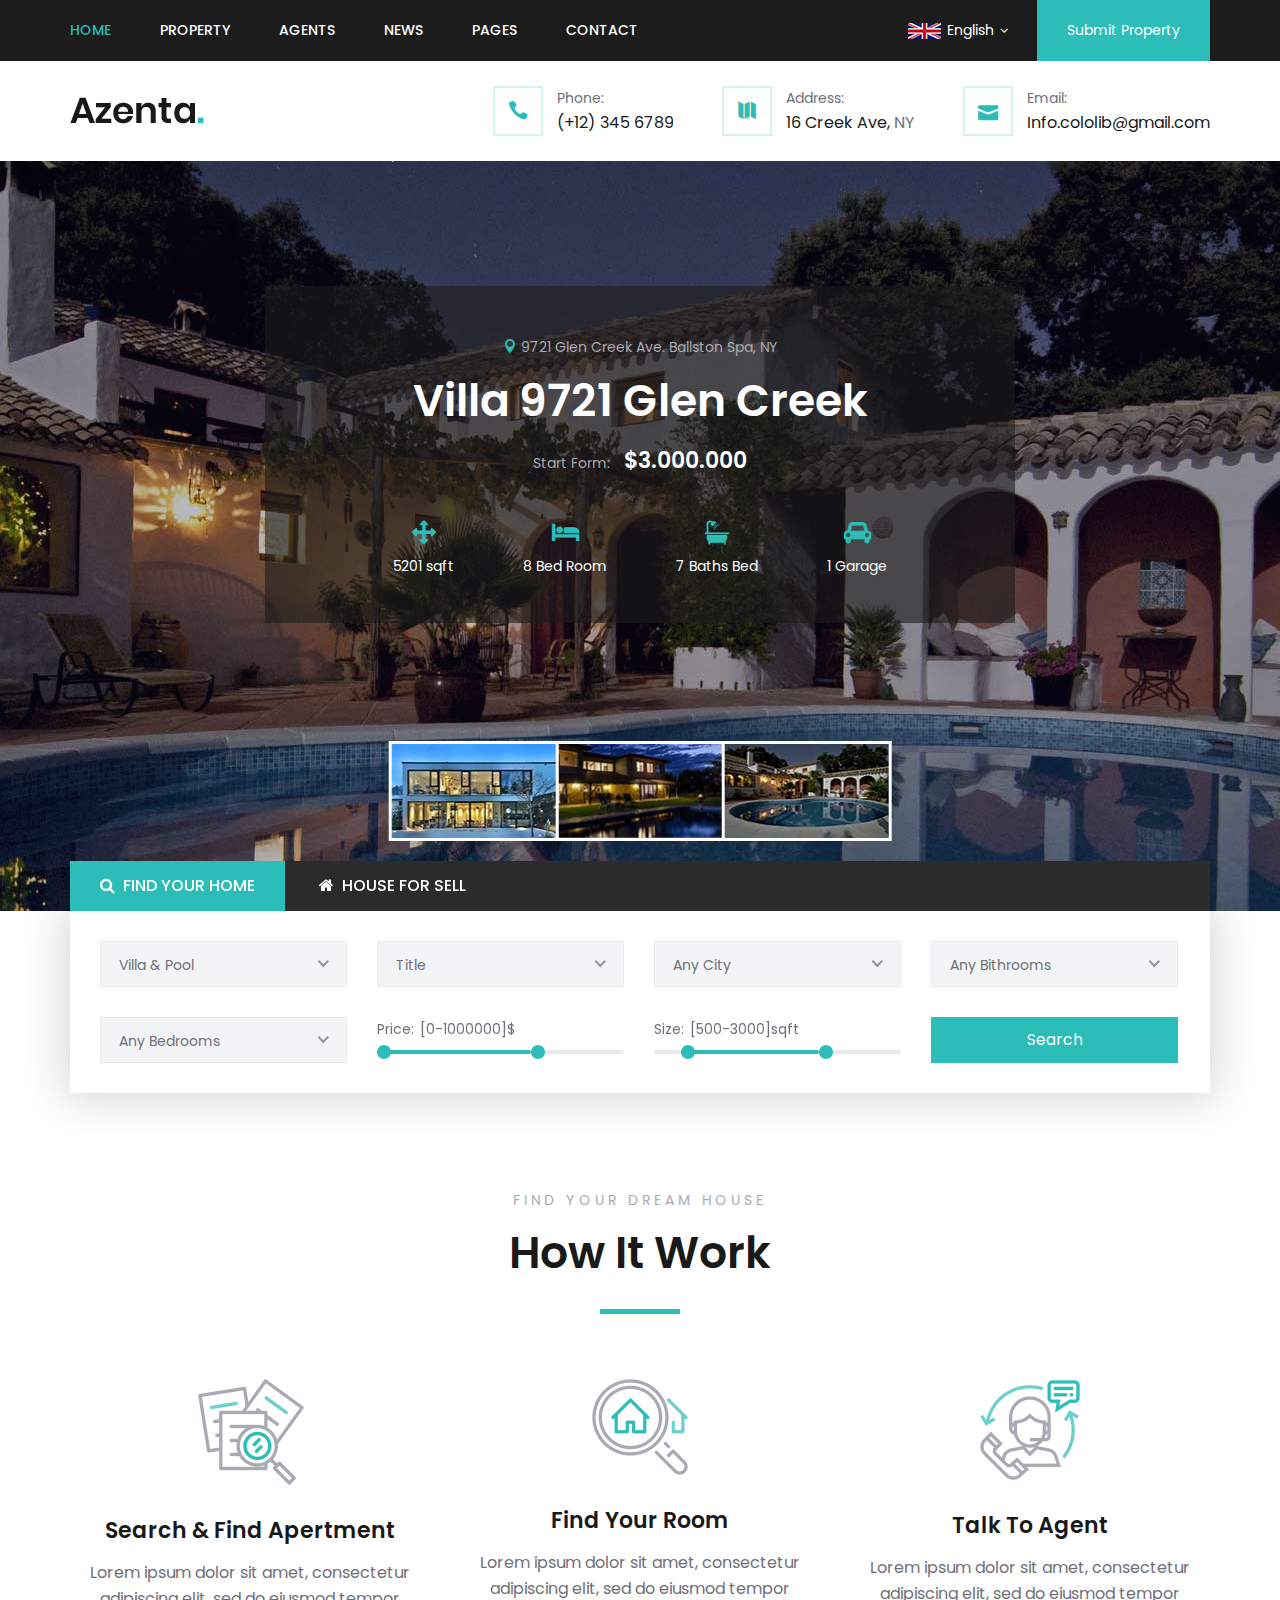
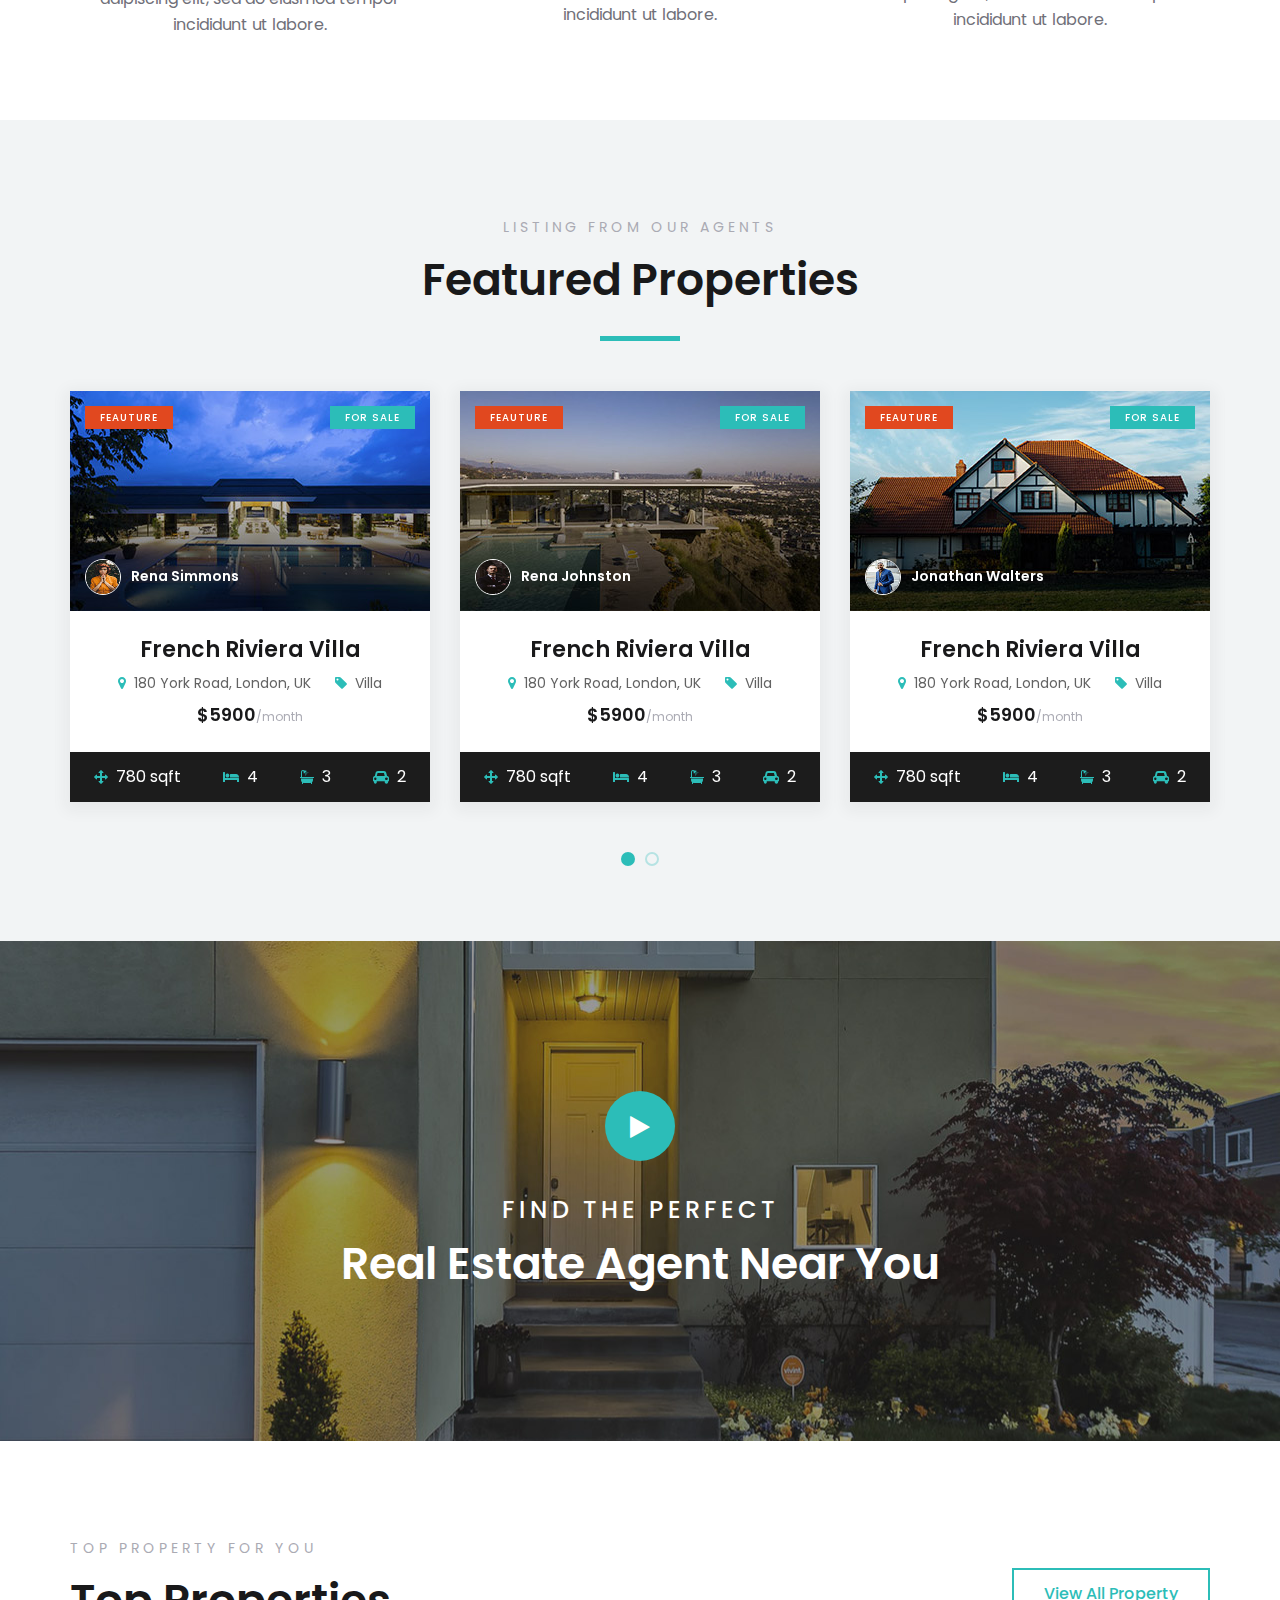
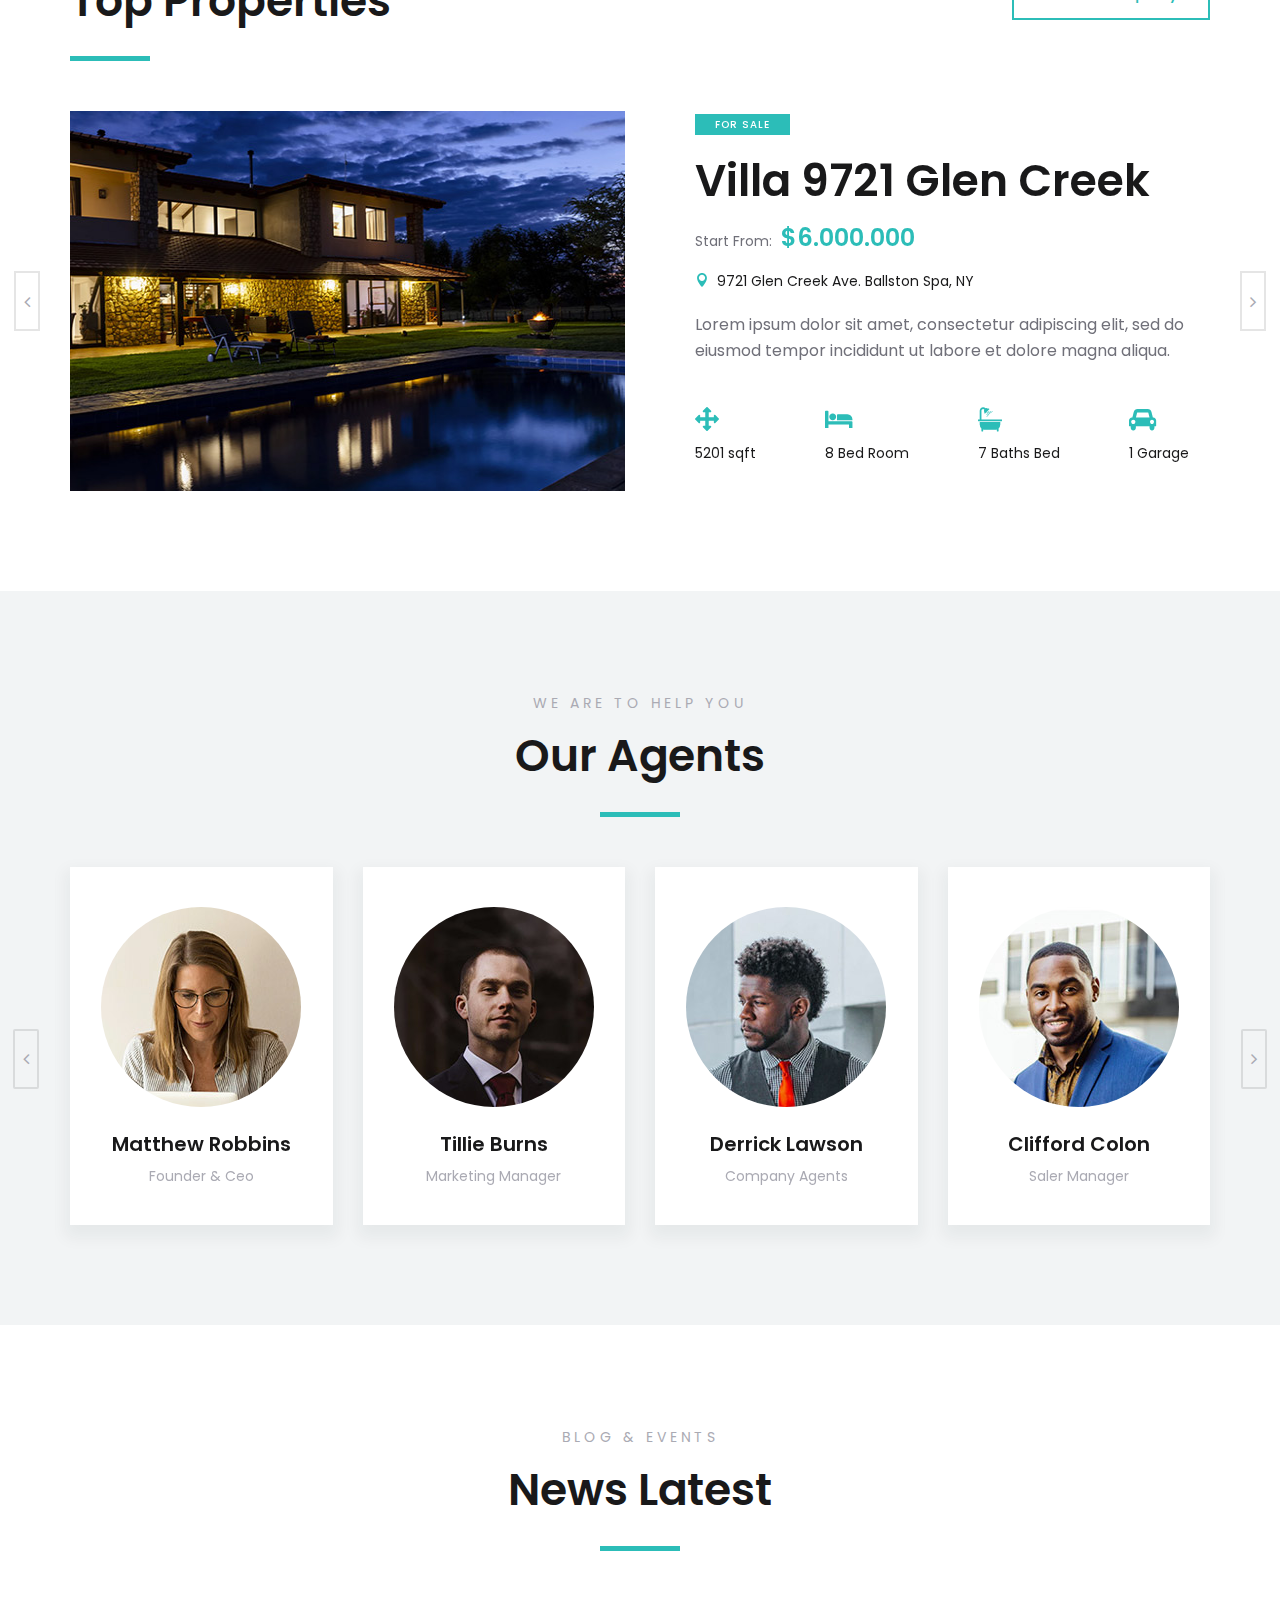
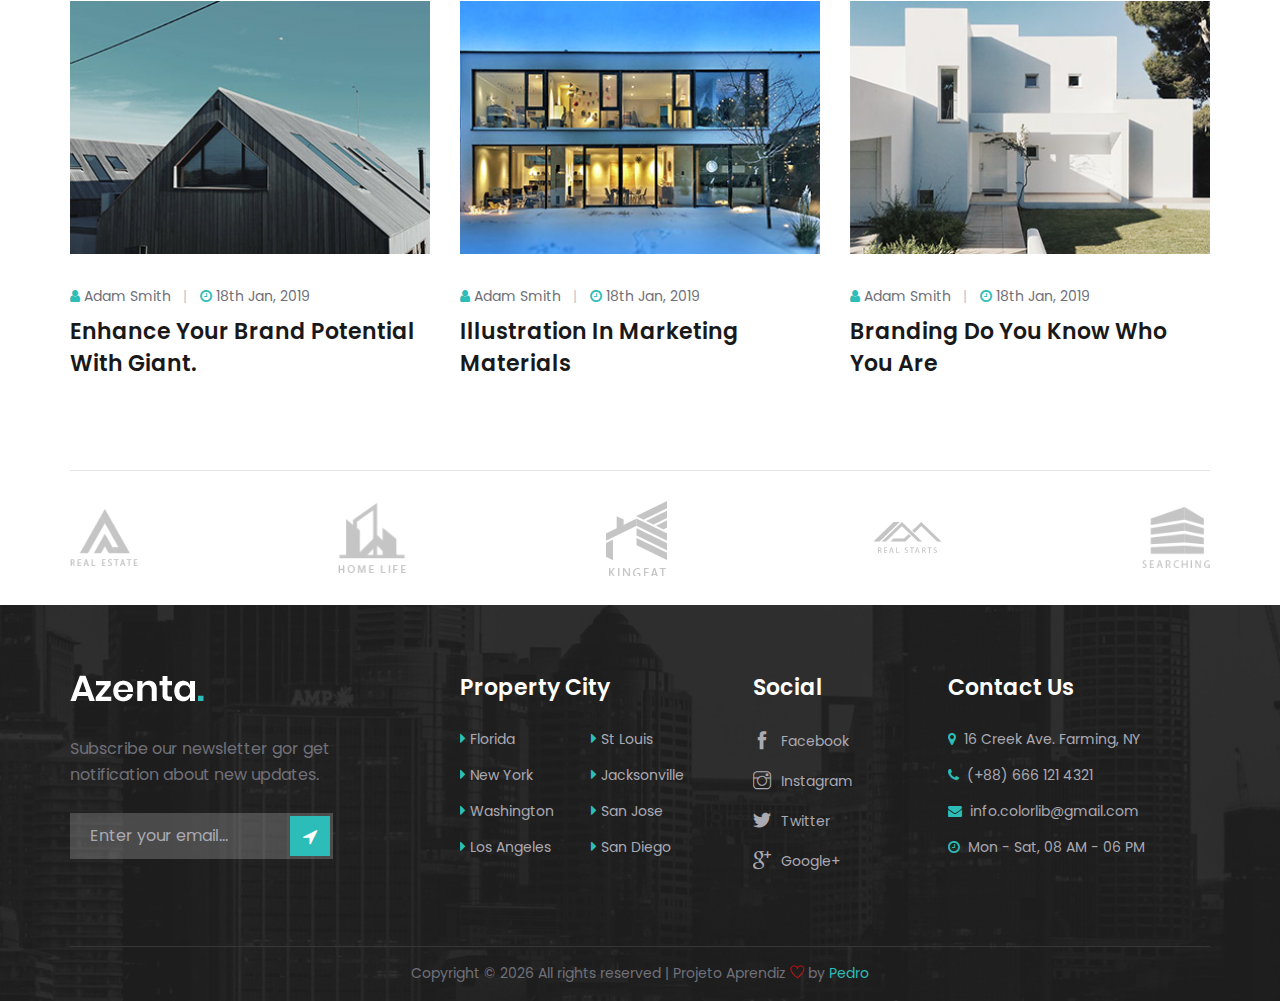
<file: index.html>
<!DOCTYPE html>
<html lang="zxx">

<head>
    <meta charset="UTF-8">
    <meta name="description" content="Azenta Template">
    <meta name="keywords" content="Azenta, unica, creative, html">
    <meta name="viewport" content="width=device-width, initial-scale=1.0">
    <meta http-equiv="X-UA-Compatible" content="ie=edge">
    <title>Projeto Aprendiz</title>

    <!-- Google Font -->
    <link href="https://fonts.googleapis.com/css?family=Poppins:300,400,500,600,700,800,900&display=swap"
        rel="stylesheet">

    <!-- Css Styles -->
    <link rel="stylesheet" href="css/bootstrap.min.css" type="text/css">
    <link rel="stylesheet" href="css/font-awesome.min.css" type="text/css">
    <link rel="stylesheet" href="css/elegant-icons.css" type="text/css">
    <link rel="stylesheet" href="css/themify-icons.css" type="text/css">
    <link rel="stylesheet" href="css/nice-select.css" type="text/css">
    <link rel="stylesheet" href="css/jquery-ui.min.css" type="text/css">
    <link rel="stylesheet" href="css/owl.carousel.min.css" type="text/css">
    <link rel="stylesheet" href="css/magnific-popup.css" type="text/css">
    <link rel="stylesheet" href="css/slicknav.min.css" type="text/css">
    <link rel="stylesheet" href="css/style.css" type="text/css">
</head>

<body>
    <!-- Page Preloder -->
    <div id="preloder">
        <div class="loader"></div>
    </div>

    <!-- Offcanvas Menu Section Begin -->
    <div class="offcanvas-menu-overlay"></div>
    <div class="canvas-open">
        <i class="icon_menu"></i>
    </div>
    <div class="offcanvas-menu-wrapper">
        <div class="canvas-close">
            <i class="icon_close"></i>
        </div>
        <div class="language-bar">
            <div class="language-option">
                <img src="img/flag.png" alt="">
                <span>English</span>
                <i class="fa fa-angle-down"></i>
                <div class="flag-dropdown">
                    <ul>
                        <li><a href="#">English</a></li>
                        <li><a href="#">Germany</a></li>
                        <li><a href="#">China</a></li>
                    </ul>
                </div>
            </div>
            <div class="property-btn">
                <a href="#" class="property-sub">Submit Property</a>
            </div>
        </div>
        <nav class="main-menu">
            <ul>
                <li><a href="/">Home</a></li>
                <li><a href="/property">Property</a></li>
                <li><a href="/agents">Agents</a></li>
                <li><a href="/news">News</a></li>
                <li><a href="/pages">Pages</a></li>
                <li><a href="/contact">Contact</a></li>
            </ul>
        </nav>
        <div class="nav-logo-right">
            <ul>
                <li>
                    <i class="icon_phone"></i>
                    <div class="info-text">
                        <span>Phone:</span>
                        <p>(+12) 345 6789</p>
                    </div>
                </li>
                <li>
                    <i class="icon_map"></i>
                    <div class="info-text">
                        <span>Address:</span>
                        <p>16 Creek Ave, <span>NY</span></p>
                    </div>
                </li>
                <li>
                    <i class="icon_mail"></i>
                    <div class="info-text">
                        <span>Email:</span>
                        <p>Info.cololib@gmail.com</p>
                    </div>
                </li>
            </ul>
        </div>
    </div>
    <!-- Offcanvas Menu Section End -->

    <!-- Header Section Begin -->
    <header class="header-section">
        <div class="top-nav">
            <div class="container">
                <div class="row">
                    <div class="col-lg-7">
                        <nav class="main-menu">
                            <ul>
                                <li class="active"><a href="/">Home</a></li>
                                <li><a href="/property">Property</a></li>
                                <li><a href="/agents">Agents</a></li>
                                <li><a href="/news">News</a></li>
                                <li><a href="/pages">Pages</a></li>
                                <li><a href="/contact">Contact</a></li>
                            </ul>
                        </nav>
                    </div>
                    <div class="col-lg-5">
                        <div class="top-right">
                            <div class="language-option">
                                <img src="img/flag.png" alt="">
                                <span>English</span>
                                <i class="fa fa-angle-down"></i>
                                <div class="flag-dropdown">
                                    <ul>
                                        <li><a href="#">English</a></li>
                                        <li><a href="#">Germany</a></li>
                                        <li><a href="#">China</a></li>
                                    </ul>
                                </div>
                            </div>
                            <a href="#" class="property-sub">Submit Property</a>
                        </div>
                    </div>
                </div>
            </div>
        </div>
        <div class="nav-logo">
            <div class="container">
                <div class="row">
                    <div class="col-lg-3">
                        <div class="logo">
                            <a href="/"><img src="img/logo.png" alt=""></a>
                        </div>
                    </div>
                    <div class="col-lg-9">
                        <div class="nav-logo-right">
                            <ul>
                                <li>
                                    <i class="icon_phone"></i>
                                    <div class="info-text">
                                        <span>Phone:</span>
                                        <p>(+12) 345 6789</p>
                                    </div>
                                </li>
                                <li>
                                    <i class="icon_map"></i>
                                    <div class="info-text">
                                        <span>Address:</span>
                                        <p>16 Creek Ave, <span>NY</span></p>
                                    </div>
                                </li>
                                <li>
                                    <i class="icon_mail"></i>
                                    <div class="info-text">
                                        <span>Email:</span>
                                        <p>Info.cololib@gmail.com</p>
                                    </div>
                                </li>
                            </ul>
                        </div>
                    </div>
                </div>
            </div>
        </div>
    </header>
    <!-- Header End -->

    <!-- Hero Section Begin -->
    <section class="hero-section">
        <div class="hero-items owl-carousel">
            <div class="single-hero-item set-bg" data-setbg="img/hero/hero-1.jpg">
                <div class="container">
                    <div class="row">
                        <div class="col-lg-8 offset-lg-2">
                            <div class="hero-text">
                                <p class="room-location"><i class="icon_pin"></i> 9721 Glen Creek Ave. Ballston Spa, NY
                                </p>
                                <h2>Villa 9721 Glen Creek</h2>
                                <div class="room-price">
                                    <span>Start Form:</span>
                                    <p>$3.000.000</p>
                                </div>
                                <ul class="room-features">
                                    <li>
                                        <i class="fa fa-arrows"></i>
                                        <p>5201 sqft</p>
                                    </li>
                                    <li>
                                        <i class="fa fa-bed"></i>
                                        <p>8 Bed Room</p>
                                    </li>
                                    <li>
                                        <i class="fa fa-bath"></i>
                                        <p>7 Baths Bed</p>
                                    </li>
                                    <li>
                                        <i class="fa fa-car"></i>
                                        <p>1 Garage</p>
                                    </li>
                                </ul>
                            </div>
                        </div>
                    </div>
                </div>
            </div>
            <div class="single-hero-item set-bg" data-setbg="img/hero/hero-2.jpg">
                <div class="container">
                    <div class="row">
                        <div class="col-lg-8 offset-lg-2">
                            <div class="hero-text">
                                <p class="room-location"><i class="icon_pin"></i> 9721 Glen Creek Ave. Ballston Spa, NY
                                </p>
                                <h2>Villa 9721 Glen Creek</h2>
                                <div class="room-price">
                                    <span>Start Form:</span>
                                    <p>$3.000.000</p>
                                </div>
                                <ul class="room-features">
                                    <li>
                                        <i class="fa fa-arrows"></i>
                                        <p>5201 sqft</p>
                                    </li>
                                    <li>
                                        <i class="fa fa-bed"></i>
                                        <p>8 Bed Room</p>
                                    </li>
                                    <li>
                                        <i class="fa fa-bath"></i>
                                        <p>7 Baths Bed</p>
                                    </li>
                                    <li>
                                        <i class="fa fa-car"></i>
                                        <p>1 Garage</p>
                                    </li>
                                </ul>
                            </div>
                        </div>
                    </div>
                </div>
            </div>
            <div class="single-hero-item set-bg" data-setbg="img/hero/hero-3.jpg">
                <div class="container">
                    <div class="row">
                        <div class="col-lg-8 offset-lg-2">
                            <div class="hero-text">
                                <p class="room-location"><i class="icon_pin"></i> 9721 Glen Creek Ave. Ballston Spa, NY
                                </p>
                                <h2>Villa 9721 Glen Creek</h2>
                                <div class="room-price">
                                    <span>Start Form:</span>
                                    <p>$3.000.000</p>
                                </div>
                                <ul class="room-features">
                                    <li>
                                        <i class="fa fa-arrows"></i>
                                        <p>5201 sqft</p>
                                    </li>
                                    <li>
                                        <i class="fa fa-bed"></i>
                                        <p>8 Bed Room</p>
                                    </li>
                                    <li>
                                        <i class="fa fa-bath"></i>
                                        <p>7 Baths Bed</p>
                                    </li>
                                    <li>
                                        <i class="fa fa-car"></i>
                                        <p>1 Garage</p>
                                    </li>
                                </ul>
                            </div>
                        </div>
                    </div>
                </div>
            </div>
        </div>
        <div class="thumbnail-pic">
            <div class="thumbs owl-carousel">
                <div class="item">
                    <img src="img/hero/dot-1.jpg" alt="">
                </div>
                <div class="item">
                    <img src="img/hero/dot-2.jpg" alt="">
                </div>
                <div class="item">
                    <img src="img/hero/dot-3.jpg" alt="">
                </div>
            </div>
        </div>
    </section>
    <!-- Hero Section End -->

    <!-- Search Form Section Begin -->
    <div class="search-form">
        <div class="container">
            <div class="row">
                <div class="col-lg-12">
                    <div class="search-form-text">
                        <div class="search-text">
                            <i class="fa fa-search"></i>
                            Find Your Home
                        </div>
                        <div class="home-text">
                            <i class="fa fa-home"></i>
                            House For Sell
                        </div>
                    </div>
                    <form action="#" class="filter-form">
                        <div class="first-row">
                            <select>
                                <option value="">Villa & Pool</option>
                            </select>
                            <select>
                                <option value="">Title</option>
                            </select>
                            <select>
                                <option value="">Any City</option>
                            </select>
                            <select>
                                <option value="">Any Bithrooms</option>
                            </select>
                        </div>
                        <div class="second-row">
                            <select>
                                <option value="">Any Bedrooms</option>
                            </select>
                            <div class="price-range-wrap">
                                <div class="price-text">
                                    <label for="priceRange">Price:</label>
                                    <input type="text" id="priceRange" readonly>
                                </div>
                                <div id="price-range" class="slider"></div>
                            </div>
                            <div class="room-size-range">
                                <div class="price-text">
                                    <label for="roomsizeRange">Size:</label>
                                    <input type="text" id="roomsizeRange" readonly>
                                </div>
                                <div id="roomsize-range" class="slider"></div>
                            </div>
                            <button type="button" class="search-btn">Search</button>
                        </div>
                    </form>
                </div>
            </div>
        </div>
    </div>
    <!-- Search Form Section End -->

    <!-- How It Works Section Begin -->
    <section class="howit-works spad">
        <div class="container">
            <div class="row">
                <div class="col-lg-12">
                    <div class="section-title">
                        <span>Find Your Dream House</span>
                        <h2>How It Work</h2>
                    </div>
                </div>
            </div>
            <div class="row">
                <div class="col-lg-4">
                    <div class="single-howit-works">
                        <img src="img/howit-works/howit-works-1.png" alt="">
                        <h4>Search & Find Apertment</h4>
                        <p>Lorem ipsum dolor sit amet, consectetur adipiscing elit, sed do eiusmod tempor incididunt ut
                            labore.</p>
                    </div>
                </div>
                <div class="col-lg-4">
                    <div class="single-howit-works">
                        <img src="img/howit-works/howit-works-2.png" alt="">
                        <h4>Find Your Room</h4>
                        <p>Lorem ipsum dolor sit amet, consectetur adipiscing elit, sed do eiusmod tempor incididunt ut
                            labore.</p>
                    </div>
                </div>
                <div class="col-lg-4">
                    <div class="single-howit-works">
                        <img src="img/howit-works/howit-works-3.png" alt="">
                        <h4>Talk To Agent</h4>
                        <p>Lorem ipsum dolor sit amet, consectetur adipiscing elit, sed do eiusmod tempor incididunt ut
                            labore.</p>
                    </div>
                </div>
            </div>
        </div>
    </section>
    <!-- How It Works Section End -->

    <!-- Feature Section Begin -->
    <section class="feature-section spad">
        <div class="container">
            <div class="row">
                <div class="col-lg-12">
                    <div class="section-title">
                        <span>Listing From Our Agents</span>
                        <h2>Featured Properties</h2>
                    </div>
                </div>
            </div>
            <div class="row">
                <div class="feature-carousel owl-carousel">
                    <div class="col-lg-4">
                        <div class="feature-item">
                            <div class="fi-pic set-bg" data-setbg="img/feature/feature-1.jpg">
                                <div class="pic-tag">
                                    <div class="f-text">feauture</div>
                                    <div class="s-text">For Sale</div>
                                </div>
                                <div class="feature-author">
                                    <div class="fa-pic">
                                        <img src="img/feature/f-author-1.jpg" alt="">
                                    </div>
                                    <div class="fa-text">
                                        <span>Rena Simmons</span>
                                    </div>
                                </div>
                            </div>
                            <div class="fi-text">
                                <div class="inside-text">
                                    <h4>French Riviera Villa</h4>
                                    <ul>
                                        <li><i class="fa fa-map-marker"></i> 180 York Road, London, UK</li>
                                        <li><i class="fa fa-tag"></i> Villa</li>
                                    </ul>
                                    <h5 class="price">$5900<span>/month</span></h5>
                                </div>
                                <ul class="room-features">
                                    <li>
                                        <i class="fa fa-arrows"></i>
                                        <p>780 sqft</p>
                                    </li>
                                    <li>
                                        <i class="fa fa-bed"></i>
                                        <p>4</p>
                                    </li>
                                    <li>
                                        <i class="fa fa-bath"></i>
                                        <p>3</p>
                                    </li>
                                    <li>
                                        <i class="fa fa-car"></i>
                                        <p>2</p>
                                    </li>
                                </ul>
                            </div>
                        </div>
                    </div>
                    <div class="col-lg-4">
                        <div class="feature-item">
                            <div class="fi-pic set-bg" data-setbg="img/feature/feature-2.jpg">
                                <div class="pic-tag">
                                    <div class="f-text">feauture</div>
                                    <div class="s-text">For Sale</div>
                                </div>
                                <div class="feature-author">
                                    <div class="fa-pic">
                                        <img src="img/feature/f-author-2.jpg" alt="">
                                    </div>
                                    <div class="fa-text">
                                        <span>Rena Johnston</span>
                                    </div>
                                </div>
                            </div>
                            <div class="fi-text">
                                <div class="inside-text">
                                    <h4>French Riviera Villa</h4>
                                    <ul>
                                        <li><i class="fa fa-map-marker"></i> 180 York Road, London, UK</li>
                                        <li><i class="fa fa-tag"></i> Villa</li>
                                    </ul>
                                    <h5 class="price">$5900<span>/month</span></h5>
                                </div>
                                <ul class="room-features">
                                    <li>
                                        <i class="fa fa-arrows"></i>
                                        <p>780 sqft</p>
                                    </li>
                                    <li>
                                        <i class="fa fa-bed"></i>
                                        <p>4</p>
                                    </li>
                                    <li>
                                        <i class="fa fa-bath"></i>
                                        <p>3</p>
                                    </li>
                                    <li>
                                        <i class="fa fa-car"></i>
                                        <p>2</p>
                                    </li>
                                </ul>
                            </div>
                        </div>
                    </div>
                    <div class="col-lg-4">
                        <div class="feature-item">
                            <div class="fi-pic set-bg" data-setbg="img/feature/feature-3.jpg">
                                <div class="pic-tag">
                                    <div class="f-text">feauture</div>
                                    <div class="s-text">For Sale</div>
                                </div>
                                <div class="feature-author">
                                    <div class="fa-pic">
                                        <img src="img/feature/f-author-3.jpg" alt="">
                                    </div>
                                    <div class="fa-text">
                                        <span>Jonathan Walters</span>
                                    </div>
                                </div>
                            </div>
                            <div class="fi-text">
                                <div class="inside-text">
                                    <h4>French Riviera Villa</h4>
                                    <ul>
                                        <li><i class="fa fa-map-marker"></i> 180 York Road, London, UK</li>
                                        <li><i class="fa fa-tag"></i> Villa</li>
                                    </ul>
                                    <h5 class="price">$5900<span>/month</span></h5>
                                </div>
                                <ul class="room-features">
                                    <li>
                                        <i class="fa fa-arrows"></i>
                                        <p>780 sqft</p>
                                    </li>
                                    <li>
                                        <i class="fa fa-bed"></i>
                                        <p>4</p>
                                    </li>
                                    <li>
                                        <i class="fa fa-bath"></i>
                                        <p>3</p>
                                    </li>
                                    <li>
                                        <i class="fa fa-car"></i>
                                        <p>2</p>
                                    </li>
                                </ul>
                            </div>
                        </div>
                    </div>
                    <div class="col-lg-4">
                        <div class="feature-item">
                            <div class="fi-pic set-bg" data-setbg="img/feature/feature-4.jpg">
                                <div class="pic-tag">
                                    <div class="f-text">feauture</div>
                                    <div class="s-text">For Sale</div>
                                </div>
                                <div class="feature-author">
                                    <div class="fa-pic">
                                        <img src="img/feature/f-author-3.jpg" alt="">
                                    </div>
                                    <div class="fa-text">
                                        <span>Jonathan Walters</span>
                                    </div>
                                </div>
                            </div>
                            <div class="fi-text">
                                <div class="inside-text">
                                    <h4>French Riviera Villa</h4>
                                    <ul>
                                        <li><i class="fa fa-map-marker"></i> 180 York Road, London, UK</li>
                                        <li><i class="fa fa-tag"></i> Villa</li>
                                    </ul>
                                    <h5 class="price">$5900<span>/month</span></h5>
                                </div>
                                <ul class="room-features">
                                    <li>
                                        <i class="fa fa-arrows"></i>
                                        <p>780 sqft</p>
                                    </li>
                                    <li>
                                        <i class="fa fa-bed"></i>
                                        <p>4</p>
                                    </li>
                                    <li>
                                        <i class="fa fa-bath"></i>
                                        <p>3</p>
                                    </li>
                                    <li>
                                        <i class="fa fa-car"></i>
                                        <p>2</p>
                                    </li>
                                </ul>
                            </div>
                        </div>
                    </div>
                    <div class="col-lg-4">
                        <div class="feature-item">
                            <div class="fi-pic set-bg" data-setbg="img/feature/feature-5.jpg">
                                <div class="pic-tag">
                                    <div class="f-text">feauture</div>
                                    <div class="s-text">For Sale</div>
                                </div>
                                <div class="feature-author">
                                    <div class="fa-pic">
                                        <img src="img/feature/f-author-3.jpg" alt="">
                                    </div>
                                    <div class="fa-text">
                                        <span>Jonathan Walters</span>
                                    </div>
                                </div>
                            </div>
                            <div class="fi-text">
                                <div class="inside-text">
                                    <h4>French Riviera Villa</h4>
                                    <ul>
                                        <li><i class="fa fa-map-marker"></i> 180 York Road, London, UK</li>
                                        <li><i class="fa fa-tag"></i> Villa</li>
                                    </ul>
                                    <h5 class="price">$5900<span>/month</span></h5>
                                </div>
                                <ul class="room-features">
                                    <li>
                                        <i class="fa fa-arrows"></i>
                                        <p>780 sqft</p>
                                    </li>
                                    <li>
                                        <i class="fa fa-bed"></i>
                                        <p>4</p>
                                    </li>
                                    <li>
                                        <i class="fa fa-bath"></i>
                                        <p>3</p>
                                    </li>
                                    <li>
                                        <i class="fa fa-car"></i>
                                        <p>2</p>
                                    </li>
                                </ul>
                            </div>
                        </div>
                    </div>
                </div>
            </div>
        </div>
    </section>
    <!-- Feature Section End -->

    <!-- Video Section Begin -->
    <div class="video-section set-bg" data-setbg="img/video-bg.jpg">
        <div class="container">
            <div class="row">
                <div class="col-lg-12">
                    <div class="video-text">
                        <a href="https://www.youtube.com/watch?v=lJOhAdrIVp8" class="play-btn video-popup"><i
                                class="fa fa-play"></i></a>
                        <h4>Find The Perfect</h4>
                        <h2>Real Estate Agent Near You</h2>
                    </div>
                </div>
            </div>
        </div>
    </div>
    <!-- Video Section End -->

    <!-- Top Properties Section Begin -->
    <div class="top-properties-section spad">
        <div class="container">
            <div class="row">
                <div class="col-lg-12">
                    <div class="properties-title">
                        <div class="section-title">
                            <span>Top Property For You</span>
                            <h2>Top Properties</h2>
                        </div>
                        <a href="#" class="top-property-all">View All Property</a>
                    </div>
                </div>
            </div>
        </div>
        <div class="container">
            <div class="top-properties-carousel owl-carousel">
                <div class="single-top-properties">
                    <div class="row">
                        <div class="col-lg-6">
                            <div class="stp-pic">
                                <img src="img/properties/properties-1.jpg" alt="">
                            </div>
                        </div>
                        <div class="col-lg-6">
                            <div class="stp-text">
                                <div class="s-text">For Sale</div>
                                <h2>Villa 9721 Glen Creek</h2>
                                <div class="room-price">
                                    <span>Start From:</span>
                                    <h4>$6.000.000</h4>
                                </div>
                                <div class="properties-location"><i class="icon_pin"></i> 9721 Glen Creek Ave. Ballston
                                    Spa, NY</div>
                                <p>Lorem ipsum dolor sit amet, consectetur adipiscing elit, sed do eiusmod tempor
                                    incididunt ut labore et dolore magna aliqua.</p>
                                <ul class="room-features">
                                    <li>
                                        <i class="fa fa-arrows"></i>
                                        <p>5201 sqft</p>
                                    </li>
                                    <li>
                                        <i class="fa fa-bed"></i>
                                        <p>8 Bed Room</p>
                                    </li>
                                    <li>
                                        <i class="fa fa-bath"></i>
                                        <p>7 Baths Bed</p>
                                    </li>
                                    <li>
                                        <i class="fa fa-car"></i>
                                        <p>1 Garage</p>
                                    </li>
                                </ul>
                            </div>
                        </div>
                    </div>
                </div>
                <div class="single-top-properties">
                    <div class="row">
                        <div class="col-lg-6">
                            <div class="stp-pic">
                                <img src="img/properties/properties-2.jpg" alt="">
                            </div>
                        </div>
                        <div class="col-lg-6">
                            <div class="stp-text">
                                <div class="s-text">For Sale</div>
                                <h2>Villa 9721 Glen Creek</h2>
                                <div class="room-price">
                                    <span>Start From:</span>
                                    <h4>$5.500.000</h4>
                                </div>
                                <div class="properties-location"><i class="icon_pin"></i> 9721 Glen Creek Ave. Ballston
                                    Spa, NY</div>
                                <p>Lorem ipsum dolor sit amet, consectetur adipiscing elit, sed do eiusmod tempor
                                    incididunt ut labore et dolore magna aliqua.</p>
                                <ul class="room-features">
                                    <li>
                                        <i class="fa fa-arrows"></i>
                                        <p>5201 sqft</p>
                                    </li>
                                    <li>
                                        <i class="fa fa-bed"></i>
                                        <p>8 Bed Room</p>
                                    </li>
                                    <li>
                                        <i class="fa fa-bath"></i>
                                        <p>7 Baths Bed</p>
                                    </li>
                                    <li>
                                        <i class="fa fa-car"></i>
                                        <p>1 Garage</p>
                                    </li>
                                </ul>
                            </div>
                        </div>
                    </div>
                </div>
            </div>
        </div>
    </div>
    <!-- Top Properties Section End -->

    <!-- Agent Section Begin -->
    <section class="agent-section spad">
        <div class="container">
            <div class="row">
                <div class="col-lg-12">
                    <div class="section-title">
                        <span>We Are To Help You</span>
                        <h2>Our Agents</h2>
                    </div>
                </div>
            </div>
            <div class="row">
                <div class="agent-carousel owl-carousel">
                    <div class="col-lg-3">
                        <div class="single-agent">
                            <div class="sa-pic">
                                <img src="img/agent/agent-1.jpg" alt="">
                                <div class="hover-social">
                                    <a href="#" class="twitter"><i class="fa fa-twitter"></i></a>
                                    <a href="#" class="instagram"><i class="fa fa-instagram"></i></a>
                                    <a href="#" class="facebook"><i class="fa fa-facebook"></i></a>
                                </div>
                            </div>
                            <h5>Matthew Robbins <span>Founder & Ceo</span></h5>
                        </div>
                    </div>
                    <div class="col-lg-3">
                        <div class="single-agent">
                            <div class="sa-pic">
                                <img src="img/agent/agent-2.jpg" alt="">
                                <div class="hover-social">
                                    <a href="#" class="twitter"><i class="fa fa-twitter"></i></a>
                                    <a href="#" class="instagram"><i class="fa fa-instagram"></i></a>
                                    <a href="#" class="facebook"><i class="fa fa-facebook"></i></a>
                                </div>
                            </div>
                            <h5>Tillie Burns <span>Marketing Manager</span></h5>
                        </div>
                    </div>
                    <div class="col-lg-3">
                        <div class="single-agent">
                            <div class="sa-pic">
                                <img src="img/agent/agent-3.jpg" alt="">
                                <div class="hover-social">
                                    <a href="#" class="twitter"><i class="fa fa-twitter"></i></a>
                                    <a href="#" class="instagram"><i class="fa fa-instagram"></i></a>
                                    <a href="#" class="facebook"><i class="fa fa-facebook"></i></a>
                                </div>
                            </div>
                            <h5>Derrick Lawson <span>Company Agents</span></h5>
                        </div>
                    </div>
                    <div class="col-lg-3">
                        <div class="single-agent">
                            <div class="sa-pic">
                                <img src="img/agent/agent-4.jpg" alt="">
                                <div class="hover-social">
                                    <a href="#" class="twitter"><i class="fa fa-twitter"></i></a>
                                    <a href="#" class="instagram"><i class="fa fa-instagram"></i></a>
                                    <a href="#" class="facebook"><i class="fa fa-facebook"></i></a>
                                </div>
                            </div>
                            <h5>Clifford Colon <span>Saler Manager</span></h5>
                        </div>
                    </div>
                    <div class="col-lg-3">
                        <div class="single-agent">
                            <div class="sa-pic">
                                <img src="img/agent/agent-5.jpg" alt="">
                                <div class="hover-social">
                                    <a href="#" class="twitter"><i class="fa fa-twitter"></i></a>
                                    <a href="#" class="instagram"><i class="fa fa-instagram"></i></a>
                                    <a href="#" class="facebook"><i class="fa fa-facebook"></i></a>
                                </div>
                            </div>
                            <h5>Clifford Colon <span>Saler Manager</span></h5>
                        </div>
                    </div>
                </div>
            </div>
        </div>
    </section>
    <!-- Agent Section End -->

    <!-- Latest Blog Section Begin -->
    <section class="blog-section latest-blog spad">
        <div class="container">
            <div class="row">
                <div class="col-lg-12">
                    <div class="section-title">
                        <span>Blog & Events</span>
                        <h2>News Latest</h2>
                    </div>
                </div>
            </div>
            <div class="row">
                <div class="col-lg-4">
                    <div class="single-blog-item">
                        <div class="sb-pic">
                            <img src="img/blog/latest-1.jpg" alt="">
                        </div>
                        <div class="sb-text">
                            <ul>
                                <li><i class="fa fa-user"></i> Adam Smith</li>
                                <li><i class="fa fa-clock-o"></i> 18th Jan, 2019</li>
                            </ul>
                            <h4><a href="#">Enhance Your Brand Potential With Giant.</a></h4>
                        </div>
                    </div>
                </div>
                <div class="col-lg-4">
                    <div class="single-blog-item">
                        <div class="sb-pic">
                            <img src="img/blog/latest-2.jpg" alt="">
                        </div>
                        <div class="sb-text">
                            <ul>
                                <li><i class="fa fa-user"></i> Adam Smith</li>
                                <li><i class="fa fa-clock-o"></i> 18th Jan, 2019</li>
                            </ul>
                            <h4><a href="#">Illustration In Marketing Materials</a></h4>
                        </div>
                    </div>
                </div>
                <div class="col-lg-4">
                    <div class="single-blog-item">
                        <div class="sb-pic">
                            <img src="img/blog/latest-3.jpg" alt="">
                        </div>
                        <div class="sb-text">
                            <ul>
                                <li><i class="fa fa-user"></i> Adam Smith</li>
                                <li><i class="fa fa-clock-o"></i> 18th Jan, 2019</li>
                            </ul>
                            <h4><a href="#">Branding Do You Know Who You Are</a></h4>
                        </div>
                    </div>
                </div>
            </div>
        </div>
    </section>
    <!-- Latest Blog Section End -->

    <!-- Partner Carousel Section Begin -->
    <div class="partner-section">
        <div class="container">
            <div class="partner-carousel owl-carousel">
                <a href="#" class="partner-logo">
                    <div class="partner-logo-tablecell">
                        <img src="img/partner/partner-1.png" alt="">
                    </div>
                </a>
                <a href="#" class="partner-logo">
                    <div class="partner-logo-tablecell">
                        <img src="img/partner/partner-2.png" alt="">
                    </div>
                </a>
                <a href="#" class="partner-logo">
                    <div class="partner-logo-tablecell">
                        <img src="img/partner/partner-3.png" alt="">
                    </div>
                </a>
                <a href="#" class="partner-logo">
                    <div class="partner-logo-tablecell">
                        <img src="img/partner/partner-4.png" alt="">
                    </div>
                </a>
                <a href="#" class="partner-logo">
                    <div class="partner-logo-tablecell">
                        <img src="img/partner/partner-5.png" alt="">
                    </div>
                </a>
            </div>
        </div>
    </div>
    <!-- Partner Carousel Section End -->

    <!-- Footer Section Begin -->
    <footer class="footer-section set-bg" data-setbg="img/footer-bg.jpg">
        <div class="container">
            <div class="footer-text">
                <div class="row">
                    <div class="col-lg-3">
                        <div class="footer-logo">
                            <div class="logo">
                                <a href="#"><img src="img/footer-logo.png" alt=""></a>
                            </div>
                            <p>Subscribe our newsletter gor get notification about new updates.</p>
                            <form action="#" class="newslatter-form">
                                <input type="text" placeholder="Enter your email...">
                                <button type="submit"><i class="fa fa-location-arrow"></i></button>
                            </form>
                        </div>
                    </div>
                    <div class="col-lg-3 offset-lg-1">
                        <div class="footer-widget">
                            <h4>Property City</h4>
                            <ul>
                                <li><i class="fa fa-caret-right"></i> <a href="#">Florida</a></li>
                                <li><i class="fa fa-caret-right"></i> <a href="#">New York</a></li>
                                <li><i class="fa fa-caret-right"></i> <a href="#">Washington</a></li>
                                <li><i class="fa fa-caret-right"></i> <a href="#">Los Angeles</a></li>
                            </ul>
                            <ul>
                                <li><i class="fa fa-caret-right"></i> <a href="#">St Louis</a></li>
                                <li><i class="fa fa-caret-right"></i> <a href="#">Jacksonville</a></li>
                                <li><i class="fa fa-caret-right"></i> <a href="#">San Jose</a></li>
                                <li><i class="fa fa-caret-right"></i> <a href="#">San Diego</a></li>
                            </ul>
                        </div>
                    </div>
                    <div class="col-lg-2">
                        <div class="footer-widget">
                            <h4>Social</h4>
                            <ul class="social">
                                <li><i class="ti-facebook"></i> <a href="#">Facebook</a></li>
                                <li><i class="ti-instagram"></i> <a href="#">Instagram</a></li>
                                <li><i class="ti-twitter-alt"></i> <a href="#">Twitter</a></li>
                                <li><i class="ti-google"></i> <a href="#">Google+</a></li>
                            </ul>
                        </div>
                    </div>
                    <div class="col-lg-3">
                        <div class="footer-widget">
                            <h4>Contact Us</h4>
                            <ul class="contact-option">
                                <li><i class="fa fa-map-marker"></i> 16 Creek Ave. Farming, NY</li>
                                <li><i class="fa fa-phone"></i> (+88) 666 121 4321</li>
                                <li><i class="fa fa-envelope"></i> info.colorlib@gmail.com</li>
                                <li><i class="fa fa-clock-o"></i> Mon - Sat, 08 AM - 06 PM</li>
                            </ul>
                        </div>
                    </div>
                </div>
            </div>
            <div class="copyright-text">
                <p>
                    <p>
                        <!-- Link back to Colorlib can't be removed. Template is licensed under CC BY 3.0. -->
                        Copyright &copy;
                        <script>document.write(new Date().getFullYear());</script> All rights reserved | Projeto
                        Aprendiz <i class="ti-heart" aria-hidden="true"></i> by <a href="https://colorlib.com"
                            target="_blank">Pedro</a>
                        <!-- Link back to Colorlib can't be removed. Template is licensed under CC BY 3.0. -->
                    </p>
                </p>
            </div>
        </div>
    </footer>
    <!-- Footer Section End -->

    <!-- Js Plugins -->
    <script src="js/jquery-3.3.1.min.js"></script>
    <script src="js/bootstrap.min.js"></script>
    <script src="js/jquery.magnific-popup.min.js"></script>
    <script src="js/jquery.nice-select.min.js"></script>
    <script src="js/jquery.slicknav.js"></script>
    <script src="js/jquery-ui.min.js"></script>
    <script src="js/owl.carousel.min.js"></script>
    <script src="js/main.js"></script>
</body>

</html>
</file>
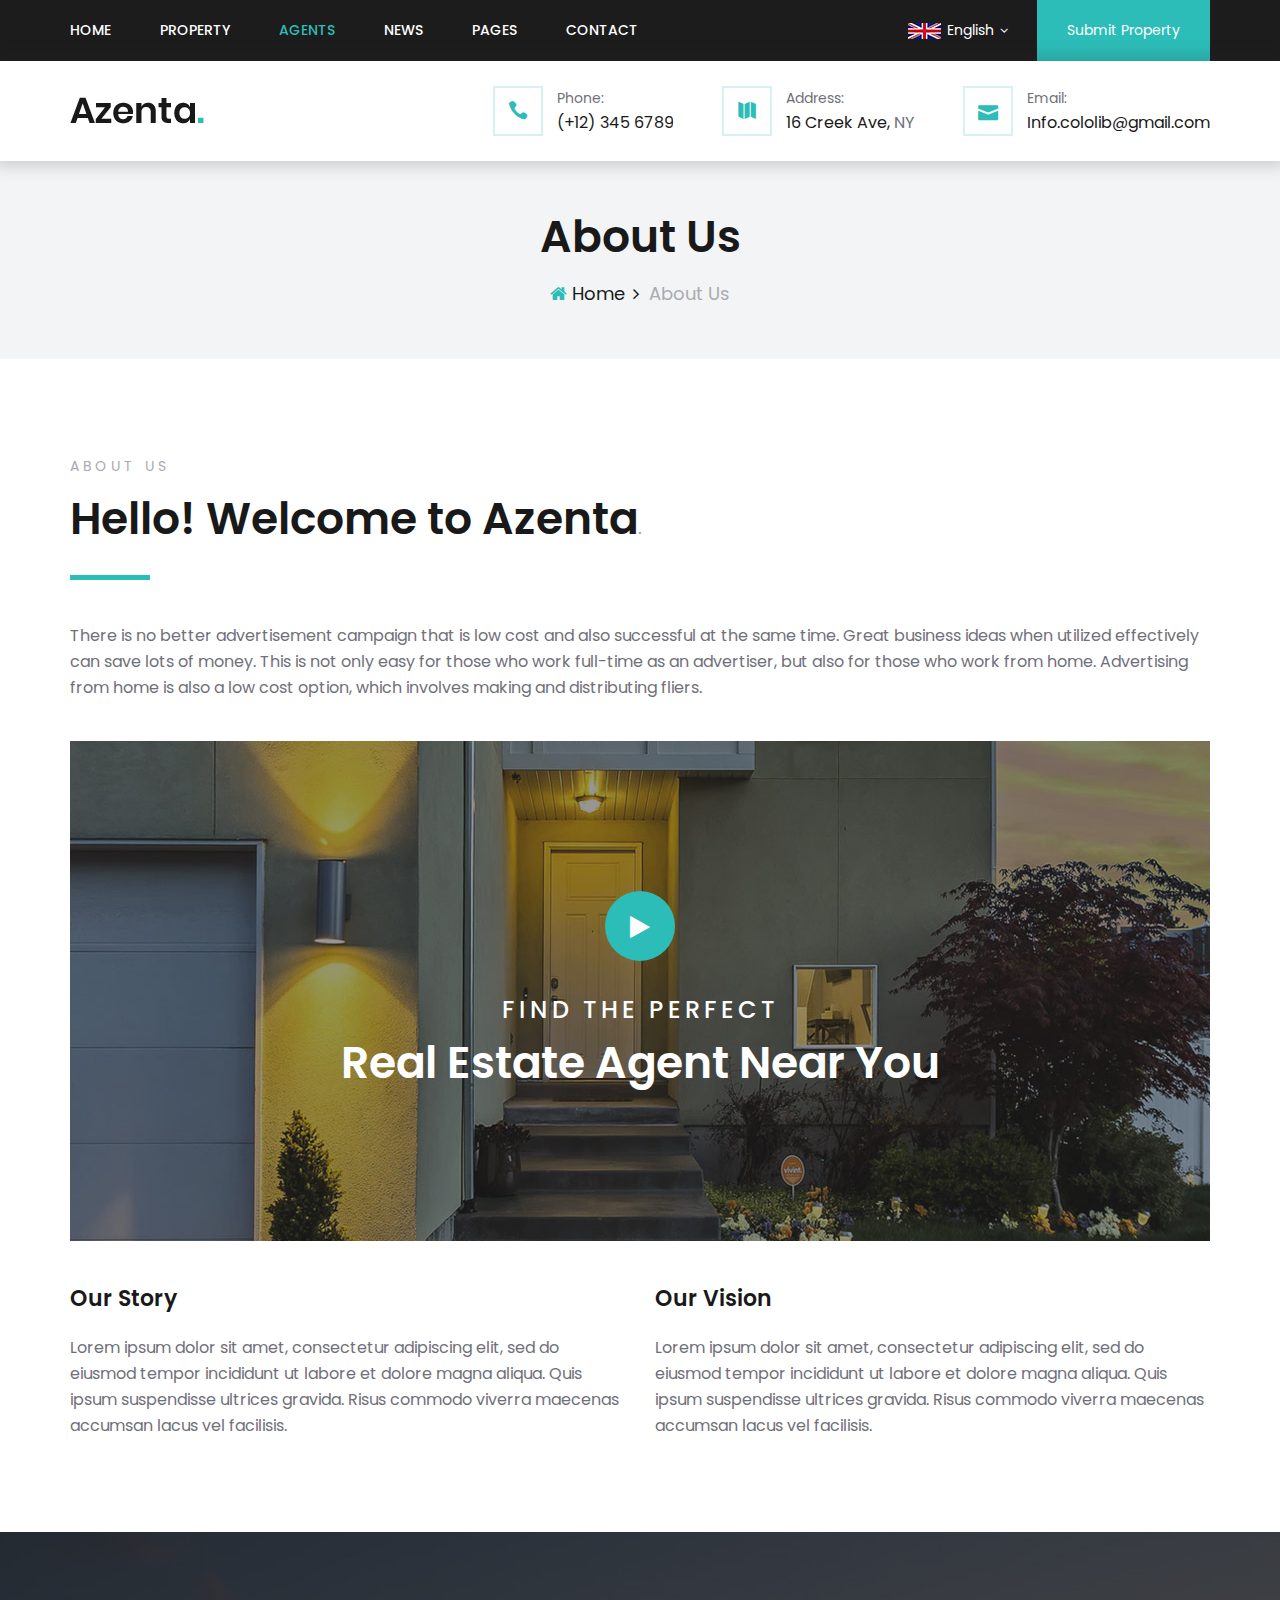
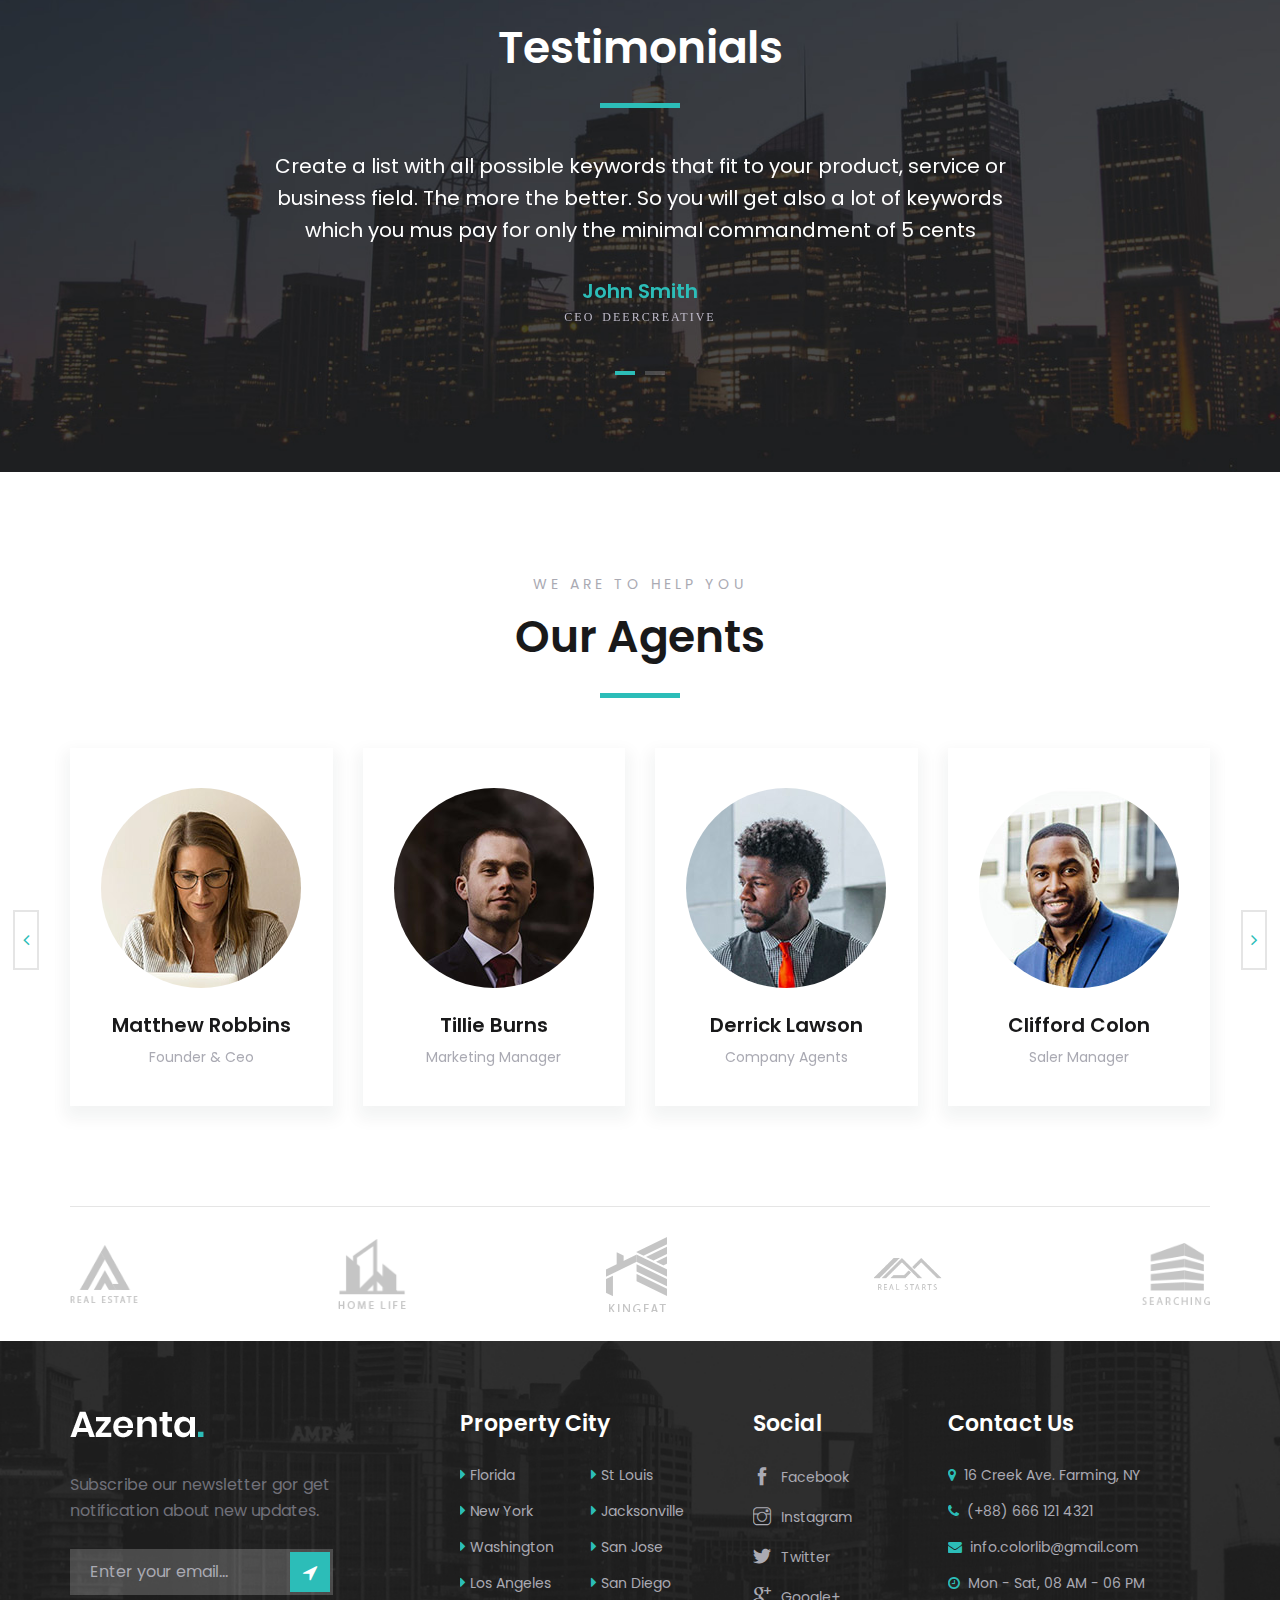
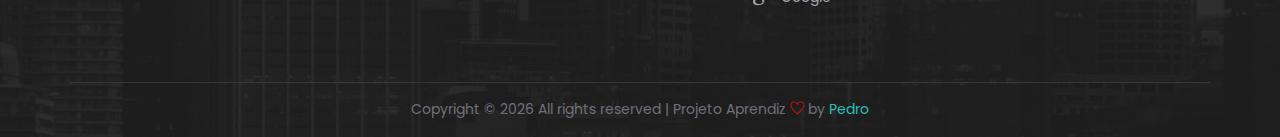
<file: about-us.html>
<!DOCTYPE html>
<html lang="zxx">

<head>
    <meta charset="UTF-8">
    <meta name="description" content="Azenta Template">
    <meta name="keywords" content="Azenta, unica, creative, html">
    <meta name="viewport" content="width=device-width, initial-scale=1.0">
    <meta http-equiv="X-UA-Compatible" content="ie=edge">
    <title>Projeto Aprendiz</title>

    <!-- Google Font -->
    <link href="https://fonts.googleapis.com/css?family=Poppins:300,400,500,600,700,800,900&display=swap"
        rel="stylesheet">

    <!-- Css Styles -->
    <link rel="stylesheet" href="css/bootstrap.min.css" type="text/css">
    <link rel="stylesheet" href="css/font-awesome.min.css" type="text/css">
    <link rel="stylesheet" href="css/elegant-icons.css" type="text/css">
    <link rel="stylesheet" href="css/themify-icons.css" type="text/css">
    <link rel="stylesheet" href="css/nice-select.css" type="text/css">
    <link rel="stylesheet" href="css/jquery-ui.min.css" type="text/css">
    <link rel="stylesheet" href="css/owl.carousel.min.css" type="text/css">
    <link rel="stylesheet" href="css/magnific-popup.css" type="text/css">
    <link rel="stylesheet" href="css/slicknav.min.css" type="text/css">
    <link rel="stylesheet" href="css/style.css" type="text/css">
</head>

<body>
    <!-- Page Preloder -->
    <div id="preloder">
        <div class="loader"></div>
    </div>

    <!-- Offcanvas Menu Section Begin -->
    <div class="offcanvas-menu-overlay"></div>
    <div class="canvas-open">
        <i class="icon_menu"></i>
    </div>
    <div class="offcanvas-menu-wrapper">
        <div class="canvas-close">
            <i class="icon_close"></i>
        </div>
        <div class="language-bar">
            <div class="language-option">
                <img src="img/flag.png" alt="">
                <span>English</span>
                <i class="fa fa-angle-down"></i>
                <div class="flag-dropdown">
                    <ul>
                        <li><a href="#">English</a></li>
                        <li><a href="#">Germany</a></li>
                        <li><a href="#">China</a></li>
                    </ul>
                </div>
            </div>
            <div class="property-btn">
                <a href="#" class="property-sub">Submit Property</a>
            </div>
        </div>
        <nav class="main-menu">
            <ul>
                <li><a href="/">Home</a></li>
                <li><a href="/property">Property</a></li>
                <li><a href="/agents">Agents</a></li>
                <li><a href="/news">News</a></li>
                <li><a href="/pages">Pages</a></li>
                <li><a href="/contact">Contact</a></li>
            </ul>
        </nav>
        <div class="nav-logo-right">
            <ul>
                <li>
                    <i class="icon_phone"></i>
                    <div class="info-text">
                        <span>Phone:</span>
                        <p>(+12) 345 6789</p>
                    </div>
                </li>
                <li>
                    <i class="icon_map"></i>
                    <div class="info-text">
                        <span>Address:</span>
                        <p>16 Creek Ave, <span>NY</span></p>
                    </div>
                </li>
                <li>
                    <i class="icon_mail"></i>
                    <div class="info-text">
                        <span>Email:</span>
                        <p>Info.cololib@gmail.com</p>
                    </div>
                </li>
            </ul>
        </div>
    </div>
    <!-- Offcanvas Menu Section End -->

    <!-- Header Section Begin -->
    <header class="header-section header-normal">
        <div class="top-nav">
            <div class="container">
                <div class="row">
                    <div class="col-lg-7">
                        <nav class="main-menu">
                            <ul>
                                <li><a href="/">Home</a></li>
                                <li><a href="/property">Property</a></li>
                                <li class="active"><a href="/agents">Agents</a></li>
                                <li><a href="/news">News</a></li>
                                <li><a href="/pages">Pages</a></li>
                                <li><a href="/contact">Contact</a></li>
                            </ul>
                        </nav>
                    </div>
                    <div class="col-lg-5">
                        <div class="top-right">
                            <div class="language-option">
                                <img src="img/flag.png" alt="">
                                <span>English</span>
                                <i class="fa fa-angle-down"></i>
                                <div class="flag-dropdown">
                                    <ul>
                                        <li><a href="#">English</a></li>
                                        <li><a href="#">Germany</a></li>
                                        <li><a href="#">China</a></li>
                                    </ul>
                                </div>
                            </div>
                            <a href="#" class="property-sub">Submit Property</a>
                        </div>
                    </div>
                </div>
            </div>
        </div>
        <div class="nav-logo">
            <div class="container">
                <div class="row">
                    <div class="col-lg-3">
                        <div class="logo">
                            <a href="/"><img src="img/logo.png" alt=""></a>
                        </div>
                    </div>
                    <div class="col-lg-9">
                        <div class="nav-logo-right">
                            <ul>
                                <li>
                                    <i class="icon_phone"></i>
                                    <div class="info-text">
                                        <span>Phone:</span>
                                        <p>(+12) 345 6789</p>
                                    </div>
                                </li>
                                <li>
                                    <i class="icon_map"></i>
                                    <div class="info-text">
                                        <span>Address:</span>
                                        <p>16 Creek Ave, <span>NY</span></p>
                                    </div>
                                </li>
                                <li>
                                    <i class="icon_mail"></i>
                                    <div class="info-text">
                                        <span>Email:</span>
                                        <p>Info.cololib@gmail.com</p>
                                    </div>
                                </li>
                            </ul>
                        </div>
                    </div>
                </div>
            </div>
        </div>
    </header>
    <!-- Header End -->

    <!-- Breadcrumb Section Begin -->
    <section class="breadcrumb-section">
        <div class="container">
            <div class="row">
                <div class="col-lg-12">
                    <div class="breadcrumb-text">
                        <h2>About Us</h2>
                        <div class="breadcrumb-option">
                            <a href="#"><i class="fa fa-home"></i> Home</a>
                            <span>About Us</span>
                        </div>
                    </div>
                </div>
            </div>
        </div>
    </section>
    <!-- Breadcrumb Section Begin -->

    <!-- About Section Begin -->
    <section class="about-section spad">
        <div class="container">
            <div class="row">
                <div class="col-lg-12">
                    <div class="section-title">
                        <span>About Us</span>
                        <h2>Hello! Welcome to Azenta<span>.</span></h2>
                        <p>There is no better advertisement campaign that is low cost and also successful at the same
                            time. Great business ideas when utilized effectively can save lots of money. This is not
                            only easy for those who work full-time as an advertiser, but also for those who work from
                            home. Advertising from home is also a low cost option, which involves making and
                            distributing fliers.</p>
                    </div>
                    <div class="video-text set-bg" data-setbg="img/video-bg.jpg">
                        <a href="https://www.youtube.com/watch?v=lJOhAdrIVp8" class="play-btn video-popup"><i
                                class="fa fa-play"></i></a>
                        <h4>Find The Perfect</h4>
                        <h2>Real Estate Agent Near You</h2>
                    </div>
                    <div class="row">
                        <div class="col-lg-6">
                            <div class="about-text">
                                <h4>Our Story</h4>
                                <p>Lorem ipsum dolor sit amet, consectetur adipiscing elit, sed do eiusmod tempor
                                    incididunt ut labore et dolore magna aliqua. Quis ipsum suspendisse ultrices
                                    gravida. Risus commodo viverra maecenas accumsan lacus vel facilisis.</p>
                            </div>
                        </div>
                        <div class="col-lg-6">
                            <div class="about-text">
                                <h4>Our Vision</h4>
                                <p>Lorem ipsum dolor sit amet, consectetur adipiscing elit, sed do eiusmod tempor
                                    incididunt ut labore et dolore magna aliqua. Quis ipsum suspendisse ultrices
                                    gravida. Risus commodo viverra maecenas accumsan lacus vel facilisis.</p>
                            </div>
                        </div>
                    </div>
                </div>
            </div>
        </div>
    </section>
    <!-- About Section End -->

    <!-- Testimonial Section Begin -->
    <section class="testimonial-section set-bg spad" data-setbg="img/testimonial-bg.jpg">
        <div class="container">
            <div class="row">
                <div class="col-lg-12">
                    <div class="section-title">
                        <h2>Testimonials</h2>
                    </div>
                </div>
            </div>
            <div class="row">
                <div class="col-lg-8 offset-lg-2">
                    <div class="testimonial-slider owl-carousel">
                        <div class="ts-item">
                            <p>Create a list with all possible keywords that fit to your product, service or business
                                field. The more the better. So you will get also a lot of keywords which you mus pay for
                                only the minimal commandment of 5 cents</p>
                            <div class="ti-author">
                                <h5>John Smith</h5>
                                <span>CEO deercreative</span>
                            </div>
                        </div>
                        <div class="ts-item">
                            <p>Create a list with all possible keywords that fit to your product, service or business
                                field. The more the better. So you will get also a lot of keywords which you mus pay for
                                only the minimal commandment of 5 cents</p>
                            <div class="ti-author">
                                <h5>John Smith</h5>
                                <span>CEO deercreative</span>
                            </div>
                        </div>
                    </div>
                </div>
            </div>
        </div>
    </section>
    <!-- Testimonial Section End -->

    <!-- Agent Section Begin -->
    <section class="agent-section about-page spad">
        <div class="container">
            <div class="row">
                <div class="col-lg-12">
                    <div class="section-title">
                        <span>We Are To Help You</span>
                        <h2>Our Agents</h2>
                    </div>
                </div>
            </div>
            <div class="row">
                <div class="agent-carousel owl-carousel">
                    <div class="col-lg-3">
                        <div class="single-agent">
                            <div class="sa-pic">
                                <img src="img/agent/agent-1.jpg" alt="">
                                <div class="hover-social">
                                    <a href="#" class="twitter"><i class="fa fa-twitter"></i></a>
                                    <a href="#" class="instagram"><i class="fa fa-instagram"></i></a>
                                    <a href="#" class="facebook"><i class="fa fa-facebook"></i></a>
                                </div>
                            </div>
                            <h5>Matthew Robbins <span>Founder & Ceo</span></h5>
                        </div>
                    </div>
                    <div class="col-lg-3">
                        <div class="single-agent">
                            <div class="sa-pic">
                                <img src="img/agent/agent-2.jpg" alt="">
                                <div class="hover-social">
                                    <a href="#" class="twitter"><i class="fa fa-twitter"></i></a>
                                    <a href="#" class="instagram"><i class="fa fa-instagram"></i></a>
                                    <a href="#" class="facebook"><i class="fa fa-facebook"></i></a>
                                </div>
                            </div>
                            <h5>Tillie Burns <span>Marketing Manager</span></h5>
                        </div>
                    </div>
                    <div class="col-lg-3">
                        <div class="single-agent">
                            <div class="sa-pic">
                                <img src="img/agent/agent-3.jpg" alt="">
                                <div class="hover-social">
                                    <a href="#" class="twitter"><i class="fa fa-twitter"></i></a>
                                    <a href="#" class="instagram"><i class="fa fa-instagram"></i></a>
                                    <a href="#" class="facebook"><i class="fa fa-facebook"></i></a>
                                </div>
                            </div>
                            <h5>Derrick Lawson <span>Company Agents</span></h5>
                        </div>
                    </div>
                    <div class="col-lg-3">
                        <div class="single-agent">
                            <div class="sa-pic">
                                <img src="img/agent/agent-4.jpg" alt="">
                                <div class="hover-social">
                                    <a href="#" class="twitter"><i class="fa fa-twitter"></i></a>
                                    <a href="#" class="instagram"><i class="fa fa-instagram"></i></a>
                                    <a href="#" class="facebook"><i class="fa fa-facebook"></i></a>
                                </div>
                            </div>
                            <h5>Clifford Colon <span>Saler Manager</span></h5>
                        </div>
                    </div>
                    <div class="col-lg-3">
                        <div class="single-agent">
                            <div class="sa-pic">
                                <img src="img/agent/agent-5.jpg" alt="">
                                <div class="hover-social">
                                    <a href="#" class="twitter"><i class="fa fa-twitter"></i></a>
                                    <a href="#" class="instagram"><i class="fa fa-instagram"></i></a>
                                    <a href="#" class="facebook"><i class="fa fa-facebook"></i></a>
                                </div>
                            </div>
                            <h5>Clifford Colon <span>Saler Manager</span></h5>
                        </div>
                    </div>
                </div>
            </div>
        </div>
    </section>
    <!-- Agent Section End -->

    <!-- Partner Carousel Section Begin -->
    <div class="partner-section">
        <div class="container">
            <div class="partner-carousel owl-carousel">
                <a href="#" class="partner-logo">
                    <div class="partner-logo-tablecell">
                        <img src="img/partner/partner-1.png" alt="">
                    </div>
                </a>
                <a href="#" class="partner-logo">
                    <div class="partner-logo-tablecell">
                        <img src="img/partner/partner-2.png" alt="">
                    </div>
                </a>
                <a href="#" class="partner-logo">
                    <div class="partner-logo-tablecell">
                        <img src="img/partner/partner-3.png" alt="">
                    </div>
                </a>
                <a href="#" class="partner-logo">
                    <div class="partner-logo-tablecell">
                        <img src="img/partner/partner-4.png" alt="">
                    </div>
                </a>
                <a href="#" class="partner-logo">
                    <div class="partner-logo-tablecell">
                        <img src="img/partner/partner-5.png" alt="">
                    </div>
                </a>
            </div>
        </div>
    </div>
    <!-- Partner Carousel Section End -->

    <!-- Footer Section Begin -->
    <footer class="footer-section set-bg" data-setbg="img/footer-bg.jpg">
        <div class="container">
            <div class="footer-text">
                <div class="row">
                    <div class="col-lg-3">
                        <div class="footer-logo">
                            <div class="logo">
                                <a href="#"><img src="img/footer-logo.png" alt=""></a>
                            </div>
                            <p>Subscribe our newsletter gor get notification about new updates.</p>
                            <form action="#" class="newslatter-form">
                                <input type="text" placeholder="Enter your email...">
                                <button type="submit"><i class="fa fa-location-arrow"></i></button>
                            </form>
                        </div>
                    </div>
                    <div class="col-lg-3 offset-lg-1">
                        <div class="footer-widget">
                            <h4>Property City</h4>
                            <ul>
                                <li><i class="fa fa-caret-right"></i> <a href="#">Florida</a></li>
                                <li><i class="fa fa-caret-right"></i> <a href="#">New York</a></li>
                                <li><i class="fa fa-caret-right"></i> <a href="#">Washington</a></li>
                                <li><i class="fa fa-caret-right"></i> <a href="#">Los Angeles</a></li>
                            </ul>
                            <ul>
                                <li><i class="fa fa-caret-right"></i> <a href="#">St Louis</a></li>
                                <li><i class="fa fa-caret-right"></i> <a href="#">Jacksonville</a></li>
                                <li><i class="fa fa-caret-right"></i> <a href="#">San Jose</a></li>
                                <li><i class="fa fa-caret-right"></i> <a href="#">San Diego</a></li>
                            </ul>
                        </div>
                    </div>
                    <div class="col-lg-2">
                        <div class="footer-widget">
                            <h4>Social</h4>
                            <ul class="social">
                                <li><i class="ti-facebook"></i> <a href="#">Facebook</a></li>
                                <li><i class="ti-instagram"></i> <a href="#">Instagram</a></li>
                                <li><i class="ti-twitter-alt"></i> <a href="#">Twitter</a></li>
                                <li><i class="ti-google"></i> <a href="#">Google+</a></li>
                            </ul>
                        </div>
                    </div>
                    <div class="col-lg-3">
                        <div class="footer-widget">
                            <h4>Contact Us</h4>
                            <ul class="contact-option">
                                <li><i class="fa fa-map-marker"></i> 16 Creek Ave. Farming, NY</li>
                                <li><i class="fa fa-phone"></i> (+88) 666 121 4321</li>
                                <li><i class="fa fa-envelope"></i> info.colorlib@gmail.com</li>
                                <li><i class="fa fa-clock-o"></i> Mon - Sat, 08 AM - 06 PM</li>
                            </ul>
                        </div>
                    </div>
                </div>
            </div>
            <div class="copyright-text">
                <p>
                    <p>
                        <!-- Link back to Colorlib can't be removed. Template is licensed under CC BY 3.0. -->
                        Copyright &copy;
                        <script>document.write(new Date().getFullYear());</script> All rights reserved | Projeto
                        Aprendiz <i class="ti-heart" aria-hidden="true"></i> by <a href="https://colorlib.com"
                            target="_blank">Pedro</a>
                        <!-- Link back to Colorlib can't be removed. Template is licensed under CC BY 3.0. -->
                    </p>
                </p>
            </div>
        </div>
    </footer>
    <!-- Footer Section End -->

    <!-- Js Plugins -->
    <script src="js/jquery-3.3.1.min.js"></script>
    <script src="js/bootstrap.min.js"></script>
    <script src="js/jquery.magnific-popup.min.js"></script>
    <script src="js/jquery.nice-select.min.js"></script>
    <script src="js/jquery.slicknav.js"></script>
    <script src="js/jquery-ui.min.js"></script>
    <script src="js/owl.carousel.min.js"></script>
    <script src="js/main.js"></script>
</body>

</html>
</file>
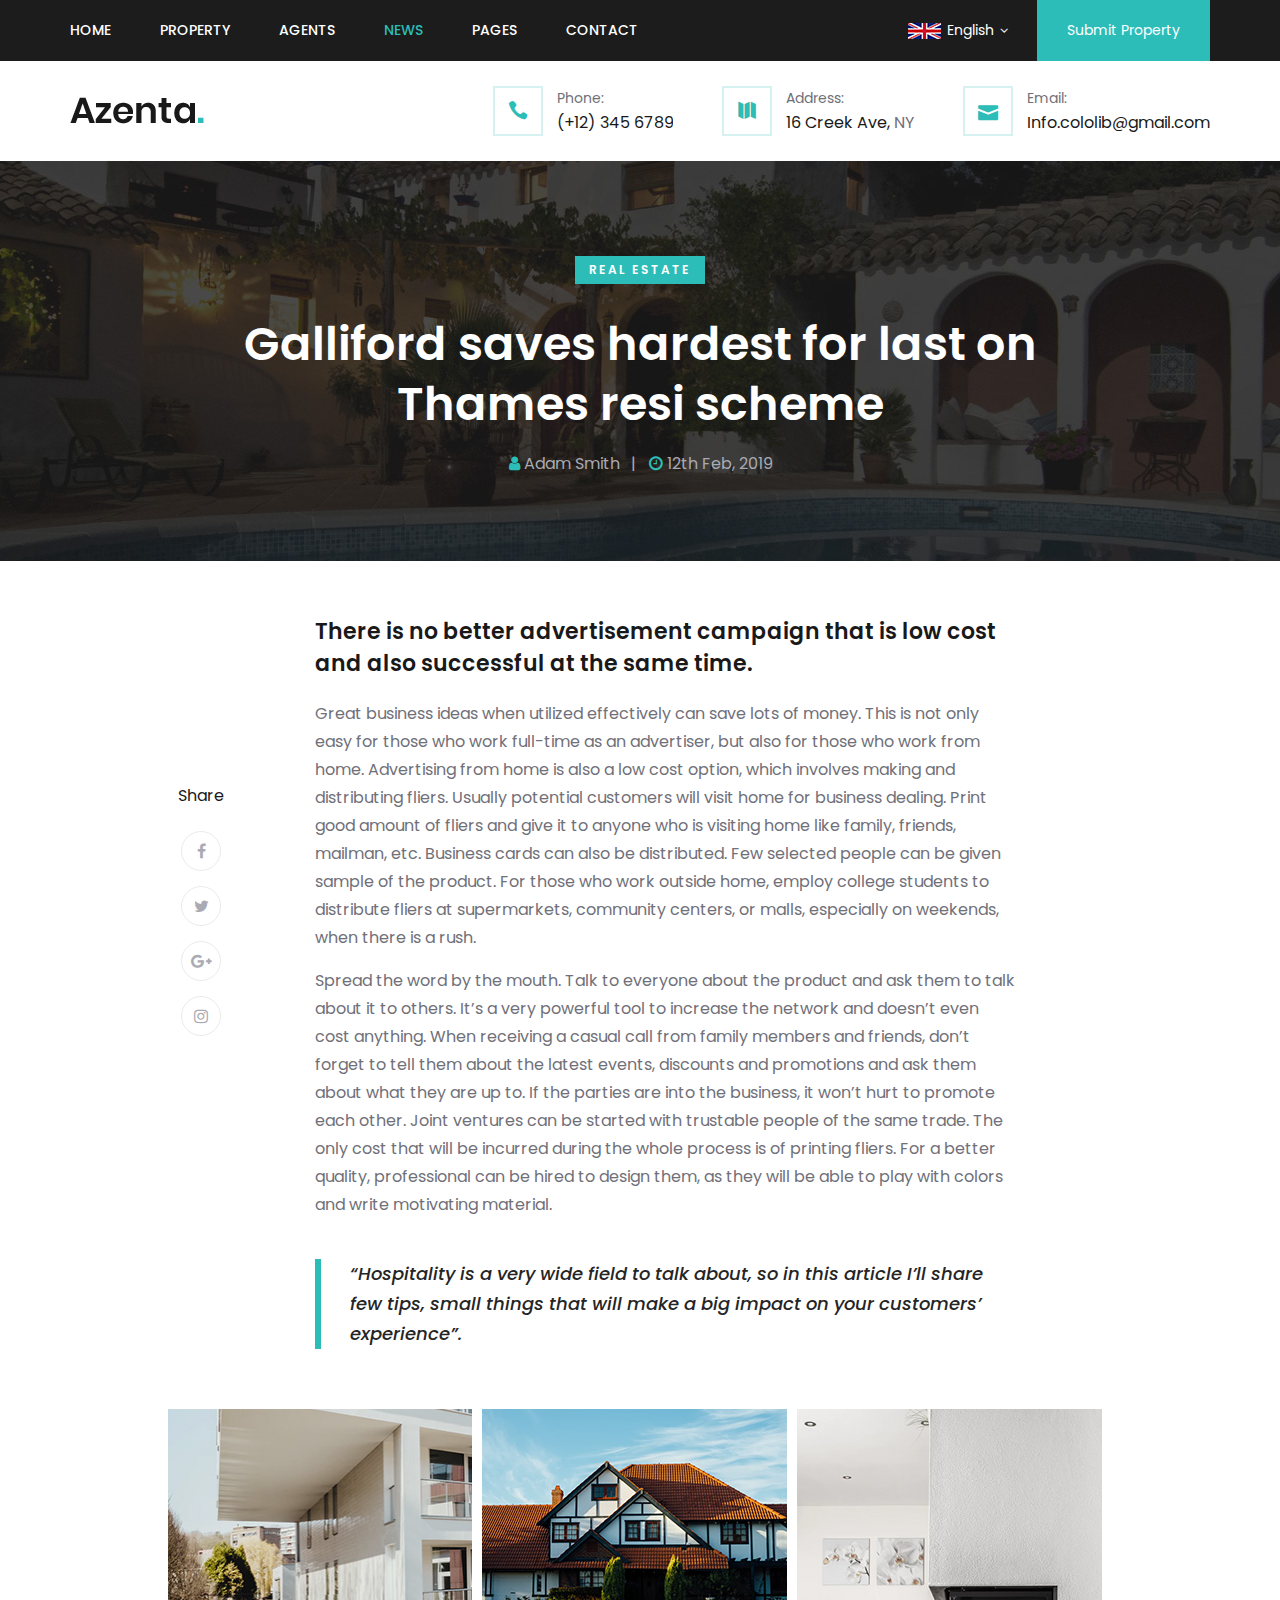
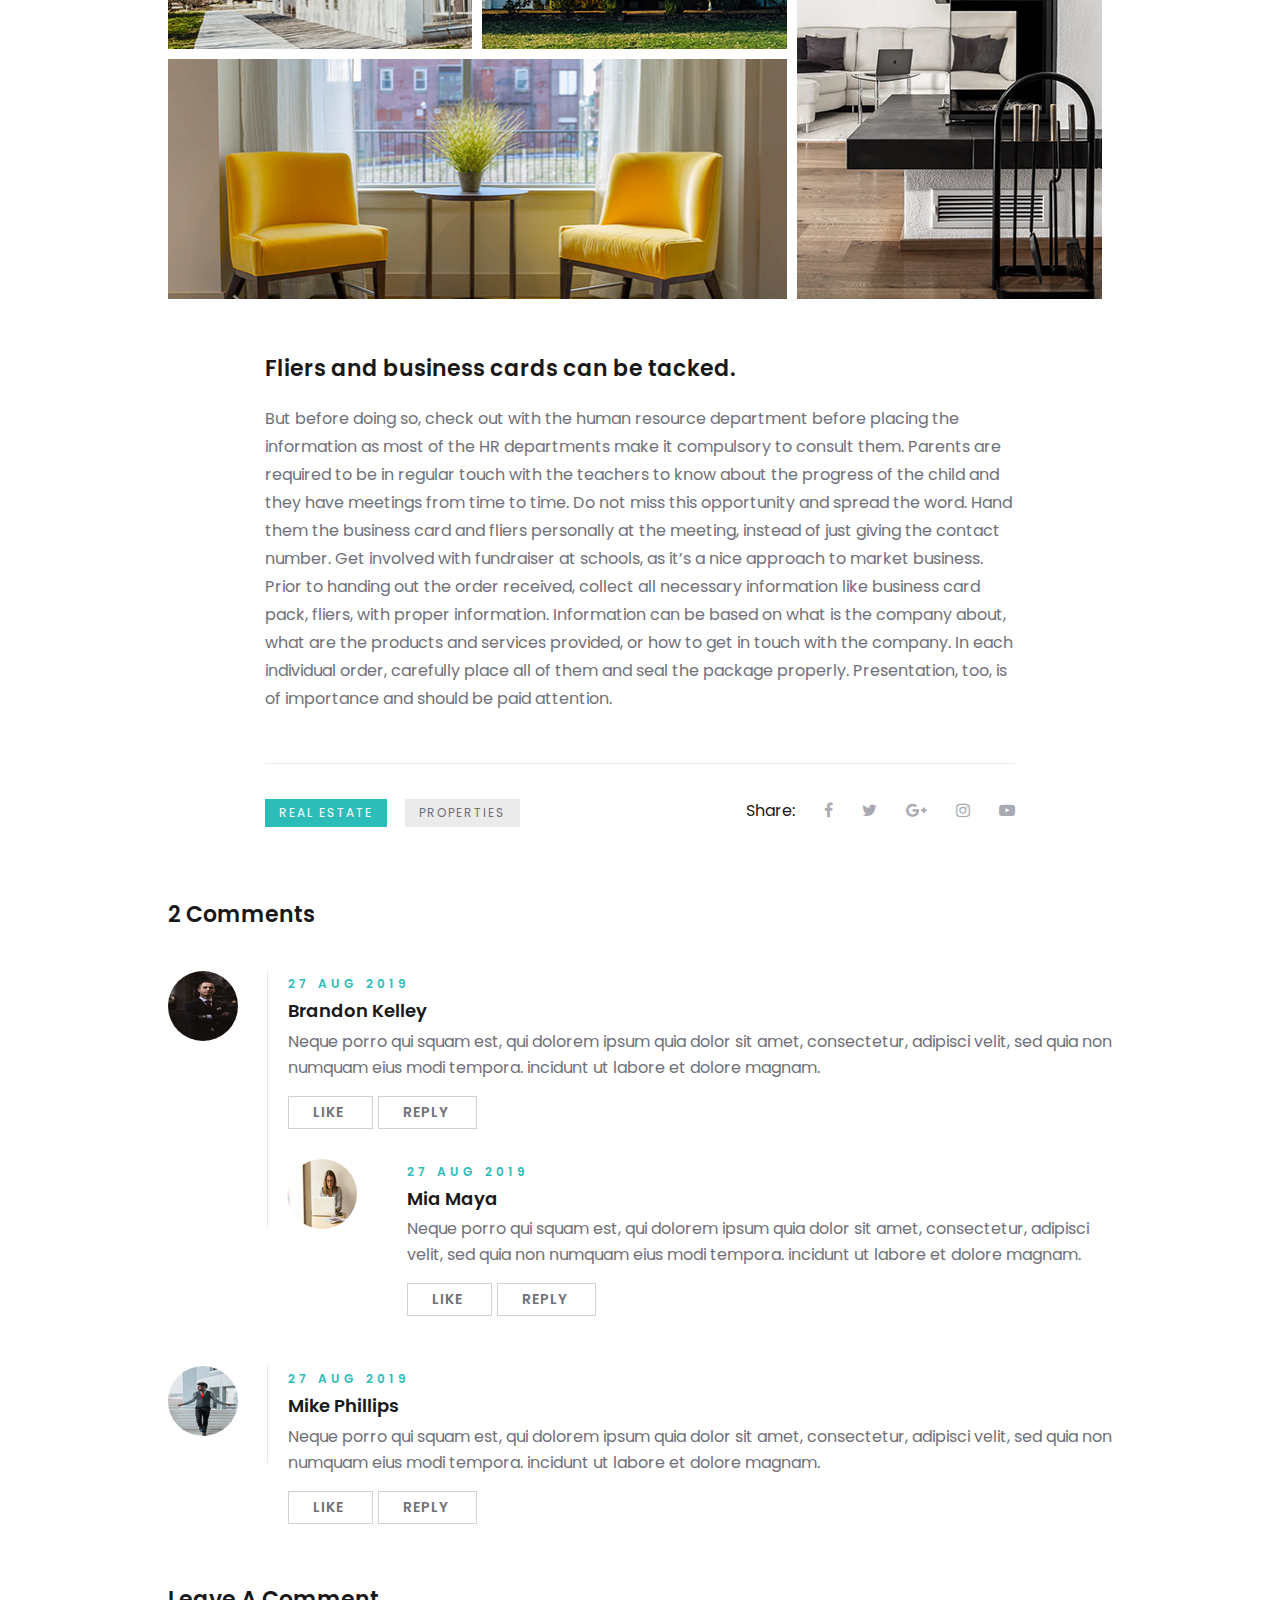
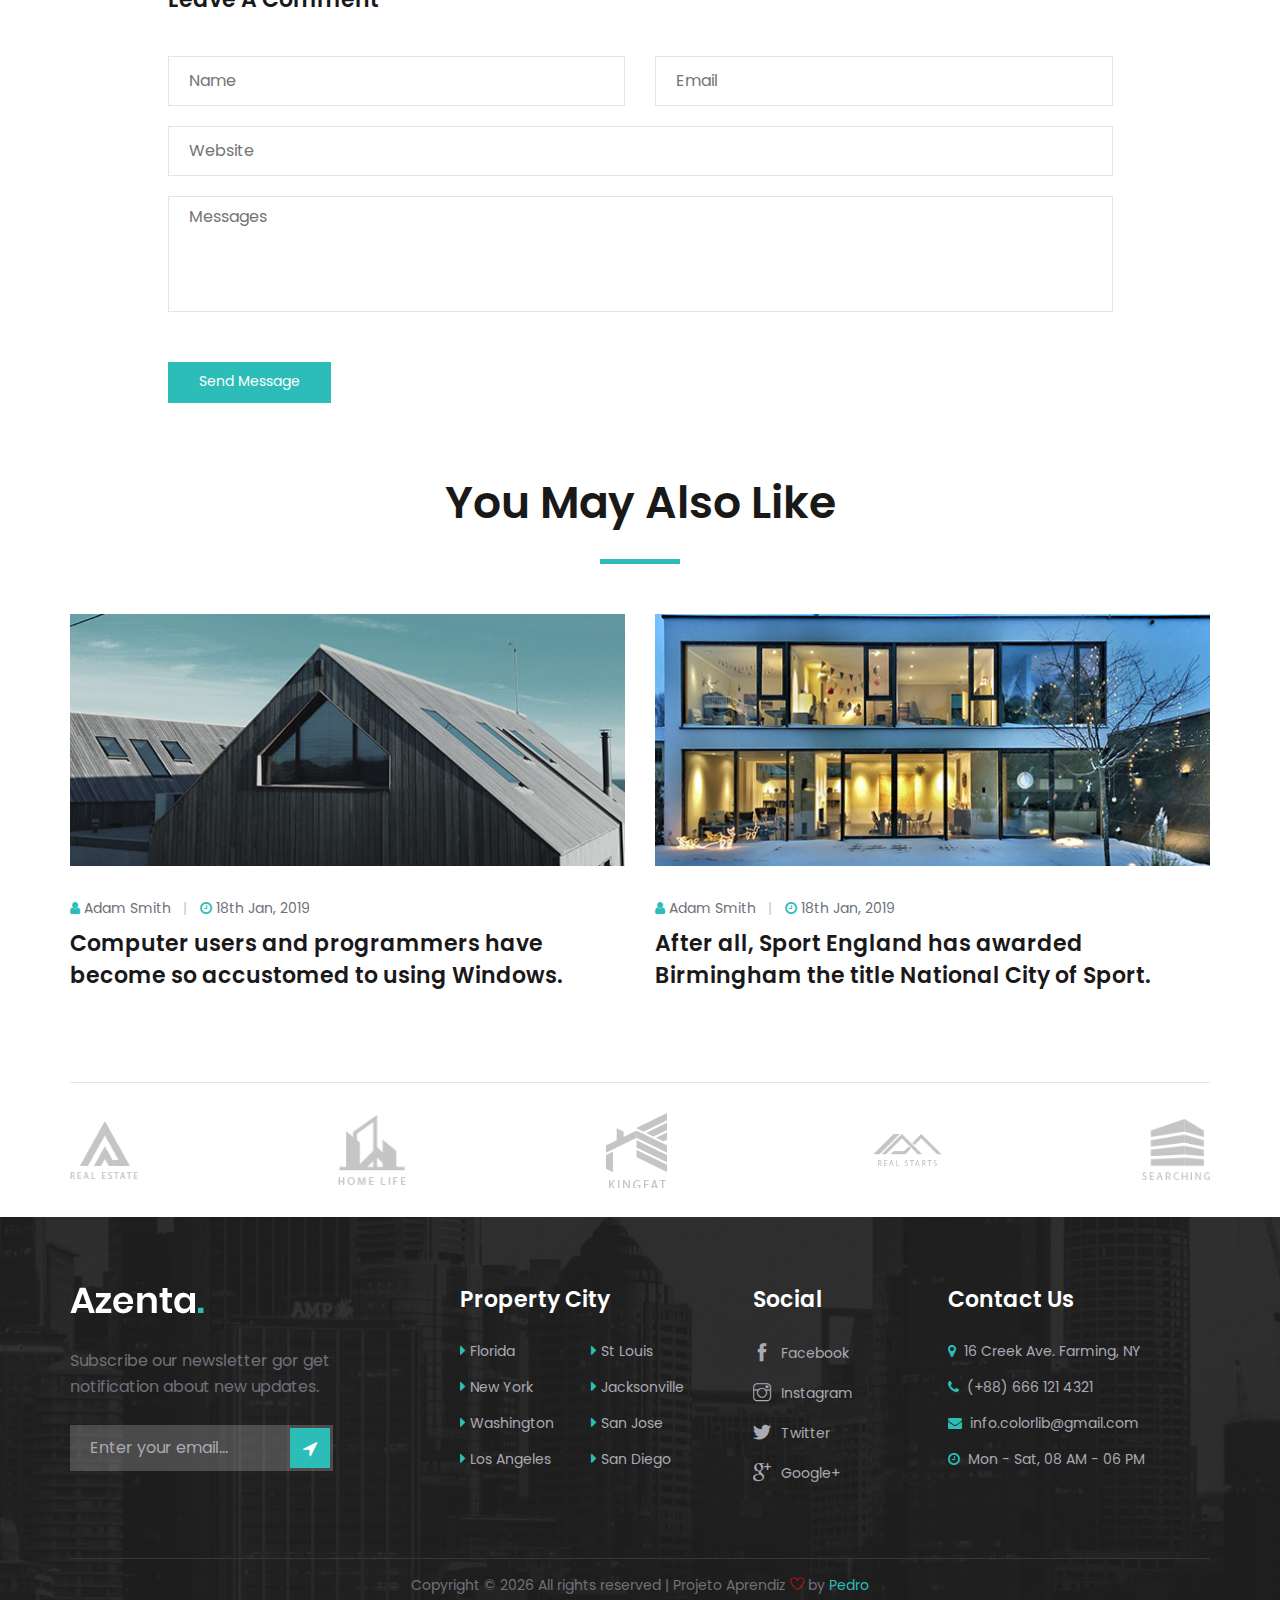
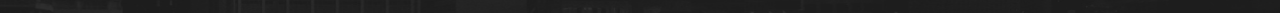
<file: blog-details.html>
<!DOCTYPE html>
<html lang="zxx">

<head>
    <meta charset="UTF-8">
    <meta name="description" content="Azenta Template">
    <meta name="keywords" content="Azenta, unica, creative, html">
    <meta name="viewport" content="width=device-width, initial-scale=1.0">
    <meta http-equiv="X-UA-Compatible" content="ie=edge">
    <title>Projeto Aprendiz</title>

    <!-- Google Font -->
    <link href="https://fonts.googleapis.com/css?family=Poppins:300,400,500,600,700,800,900&display=swap"
        rel="stylesheet">

    <!-- Css Styles -->
    <link rel="stylesheet" href="css/bootstrap.min.css" type="text/css">
    <link rel="stylesheet" href="css/font-awesome.min.css" type="text/css">
    <link rel="stylesheet" href="css/elegant-icons.css" type="text/css">
    <link rel="stylesheet" href="css/themify-icons.css" type="text/css">
    <link rel="stylesheet" href="css/nice-select.css" type="text/css">
    <link rel="stylesheet" href="css/jquery-ui.min.css" type="text/css">
    <link rel="stylesheet" href="css/owl.carousel.min.css" type="text/css">
    <link rel="stylesheet" href="css/magnific-popup.css" type="text/css">
    <link rel="stylesheet" href="css/slicknav.min.css" type="text/css">
    <link rel="stylesheet" href="css/style.css" type="text/css">
</head>

<body>
    <!-- Page Preloder -->
    <div id="preloder">
        <div class="loader"></div>
    </div>

    <!-- Offcanvas Menu Section Begin -->
    <div class="offcanvas-menu-overlay"></div>
    <div class="canvas-open">
        <i class="icon_menu"></i>
    </div>
    <div class="offcanvas-menu-wrapper">
        <div class="canvas-close">
            <i class="icon_close"></i>
        </div>
        <div class="language-bar">
            <div class="language-option">
                <img src="img/flag.png" alt="">
                <span>English</span>
                <i class="fa fa-angle-down"></i>
                <div class="flag-dropdown">
                    <ul>
                        <li><a href="#">English</a></li>
                        <li><a href="#">Germany</a></li>
                        <li><a href="#">China</a></li>
                    </ul>
                </div>
            </div>
            <div class="property-btn">
                <a href="#" class="property-sub">Submit Property</a>
            </div>
        </div>
        <nav class="main-menu">
            <ul>
                <li><a href="/">Home</a></li>
                <li><a href="/property">Property</a></li>
                <li><a href="/agents">Agents</a></li>
                <li><a href="/news">News</a></li>
                <li><a href="/pages">Pages</a></li>
                <li><a href="/contact">Contact</a></li>
            </ul>
        </nav>
        <div class="nav-logo-right">
            <ul>
                <li>
                    <i class="icon_phone"></i>
                    <div class="info-text">
                        <span>Phone:</span>
                        <p>(+12) 345 6789</p>
                    </div>
                </li>
                <li>
                    <i class="icon_map"></i>
                    <div class="info-text">
                        <span>Address:</span>
                        <p>16 Creek Ave, <span>NY</span></p>
                    </div>
                </li>
                <li>
                    <i class="icon_mail"></i>
                    <div class="info-text">
                        <span>Email:</span>
                        <p>Info.cololib@gmail.com</p>
                    </div>
                </li>
            </ul>
        </div>
    </div>
    <!-- Offcanvas Menu Section End -->

    <!-- Header Section Begin -->
    <header class="header-section">
        <div class="top-nav">
            <div class="container">
                <div class="row">
                    <div class="col-lg-7">
                        <nav class="main-menu">
                            <ul>
                                <li><a href="/">Home</a></li>
                                <li><a href="/property">Property</a></li>
                                <li><a href="/agents">Agents</a></li>
                                <li class="active"><a href="/news">News</a></li>
                                <li><a href="/pages">Pages</a></li>
                                <li><a href="/contact">Contact</a></li>
                            </ul>
                        </nav>
                    </div>
                    <div class="col-lg-5">
                        <div class="top-right">
                            <div class="language-option">
                                <img src="img/flag.png" alt="">
                                <span>English</span>
                                <i class="fa fa-angle-down"></i>
                                <div class="flag-dropdown">
                                    <ul>
                                        <li><a href="#">English</a></li>
                                        <li><a href="#">Germany</a></li>
                                        <li><a href="#">China</a></li>
                                    </ul>
                                </div>
                            </div>
                            <a href="#" class="property-sub">Submit Property</a>
                        </div>
                    </div>
                </div>
            </div>
        </div>
        <div class="nav-logo">
            <div class="container">
                <div class="row">
                    <div class="col-lg-3">
                        <div class="logo">
                            <a href="/"><img src="img/logo.png" alt=""></a>
                        </div>
                    </div>
                    <div class="col-lg-9">
                        <div class="nav-logo-right">
                            <ul>
                                <li>
                                    <i class="icon_phone"></i>
                                    <div class="info-text">
                                        <span>Phone:</span>
                                        <p>(+12) 345 6789</p>
                                    </div>
                                </li>
                                <li>
                                    <i class="icon_map"></i>
                                    <div class="info-text">
                                        <span>Address:</span>
                                        <p>16 Creek Ave, <span>NY</span></p>
                                    </div>
                                </li>
                                <li>
                                    <i class="icon_mail"></i>
                                    <div class="info-text">
                                        <span>Email:</span>
                                        <p>Info.cololib@gmail.com</p>
                                    </div>
                                </li>
                            </ul>
                        </div>
                    </div>
                </div>
            </div>
        </div>
    </header>
    <!-- Header End -->

    <!-- Blog Details Hero Section Begin -->
    <section class="blog-details-hero set-bg" data-setbg="img/blog/blog-details-hero.jpg">
        <div class="container">
            <div class="row">
                <div class="col-lg-12">
                    <div class="bd-hero-text">
                        <span>Real Estate</span>
                        <h2>Galliford saves hardest for last on <br />Thames resi scheme</h2>
                        <ul>
                            <li><i class="fa fa-user"></i> Adam Smith</li>
                            <li><i class="fa fa-clock-o"></i> 12th Feb, 2019</li>
                        </ul>
                    </div>
                </div>
            </div>
        </div>
    </section>
    <!--  Blog Details Hero Section Begin -->

    <!-- Blog Details Section Begin -->
    <section class="blog-details-section">
        <div class="container">
            <div class="row">
                <div class="col-lg-1 offset-lg-1">
                    <div class="blog-details-social">
                        <h6>Share</h6>
                        <div class="social-list">
                            <a href="#"><i class="fa fa-facebook"></i></a>
                            <a href="#"><i class="fa fa-twitter"></i></a>
                            <a href="#"><i class="fa fa-google-plus"></i></a>
                            <a href="#"><i class="fa fa-instagram"></i></a>
                        </div>
                    </div>
                </div>
                <div class="col-lg-8">
                    <div class="blog-details-title">
                        <h4>There is no better advertisement campaign that is low cost and also successful at the same
                            time.</h4>
                        <p>Great business ideas when utilized effectively can save lots of money. This is not only easy
                            for those who work full-time as an advertiser, but also for those who work from home.
                            Advertising from home is also a low cost option, which involves making and distributing
                            fliers. Usually potential customers will visit home for business dealing. Print good amount
                            of fliers and give it to anyone who is visiting home like family, friends, mailman, etc.
                            Business cards can also be distributed. Few selected people can be given sample of the
                            product. For those who work outside home, employ college students to distribute fliers at
                            supermarkets, community centers, or malls, especially on weekends, when there is a rush.</p>
                        <p>Spread the word by the mouth. Talk to everyone about the product and ask them to talk about
                            it to others. It’s a very powerful tool to increase the network and doesn’t even cost
                            anything. When receiving a casual call from family members and friends, don’t forget to tell
                            them about the latest events, discounts and promotions and ask them about what they are up
                            to. If the parties are into the business, it won’t hurt to promote each other. Joint
                            ventures can be started with trustable people of the same trade. The only cost that will be
                            incurred during the whole process is of printing fliers. For a better quality, professional
                            can be hired to design them, as they will be able to play with colors and write motivating
                            material.</p>
                        <div class="blog-quote">
                            <p>“Hospitality is a very wide field to talk about, so in this article I’ll share few tips,
                                small things that will make a big impact on your customers’ experience”.</p>
                        </div>
                    </div>
                </div>
            </div>
            <div class="row">
                <div class="col-lg-10 offset-lg-1">
                    <div class="blog-details-pic">
                        <div class="bd-pic-item small-item set-bg" data-setbg="img/blog/blog-details-1.jpg"></div>
                        <div class="bd-pic-item small-item set-bg" data-setbg="img/blog/blog-details-2.jpg"></div>
                        <div class="bd-pic-item large-item set-bg" data-setbg="img/blog/blog-details-3.jpg"></div>
                        <div class="bd-pic-item wide-item set-bg" data-setbg="img/blog/blog-details-4.jpg"></div>
                    </div>
                </div>
            </div>
            <div class="row">
                <div class="col-lg-8 offset-lg-2">
                    <div class="blog-more-details">
                        <h4>Fliers and business cards can be tacked.</h4>
                        <p>But before doing so, check out with the human resource department before placing the
                            information as most of the HR departments make it compulsory to consult them. Parents are
                            required to be in regular touch with the teachers to know about the progress of the child
                            and they have meetings from time to time. Do not miss this opportunity and spread the word.
                            Hand them the business card and fliers personally at the meeting, instead of just giving the
                            contact number. Get involved with fundraiser at schools, as it’s a nice approach to market
                            business. Prior to handing out the order received, collect all necessary information like
                            business card pack, fliers, with proper information. Information can be based on what is the
                            company about, what are the products and services provided, or how to get in touch with the
                            company. In each individual order, carefully place all of them and seal the package
                            properly. Presentation, too, is of importance and should be paid attention.</p>
                    </div>
                    <div class="tag-share-option">
                        <div class="tags">
                            <a href="#">Real Estate</a>
                            <a href="#">Properties</a>
                        </div>
                        <div class="social-share">
                            <span>Share:</span>
                            <a href="#"><i class="fa fa-facebook"></i></a>
                            <a href="#"><i class="fa fa-twitter"></i></a>
                            <a href="#"><i class="fa fa-google-plus"></i></a>
                            <a href="#"><i class="fa fa-instagram"></i></a>
                            <a href="#"><i class="fa fa-youtube-play"></i></a>
                        </div>
                    </div>
                </div>
            </div>
            <div class="row">
                <div class="col-lg-10 offset-lg-1">
                    <div class="comment-option">
                        <h4>2 Comments</h4>
                        <div class="single-comment-item first-comment">
                            <div class="sc-author">
                                <img src="img/blog/comment/comment-1.jpg" alt="">
                            </div>
                            <div class="sc-text">
                                <span>27 Aug 2019</span>
                                <h5>Brandon Kelley</h5>
                                <p>Neque porro qui squam est, qui dolorem ipsum quia dolor sit amet, consectetur,
                                    adipisci velit, sed quia non numquam eius modi tempora. incidunt ut labore et dolore
                                    magnam.</p>
                                <a href="#" class="comment-btn">Like</a>
                                <a href="#" class="comment-btn">Reply</a>
                            </div>
                        </div>
                        <div class="row">
                            <div class="col-lg-11 offset-lg-1">
                                <div class="single-comment-item reply-comment">
                                    <div class="sc-author">
                                        <img src="img/blog/comment/comment-2.jpg" alt="">
                                    </div>
                                    <div class="sc-text">
                                        <span>27 Aug 2019</span>
                                        <h5>Mia Maya</h5>
                                        <p>Neque porro qui squam est, qui dolorem ipsum quia dolor sit amet,
                                            consectetur, adipisci velit, sed quia non numquam eius modi tempora.
                                            incidunt ut labore et dolore magnam.</p>
                                        <a href="#" class="comment-btn like-btn">Like</a>
                                        <a href="#" class="comment-btn reply-btn">Reply</a>
                                    </div>
                                </div>
                            </div>
                        </div>
                        <div class="single-comment-item second-comment ">
                            <div class="sc-author">
                                <img src="img/blog/comment/comment-3.jpg" alt="">
                            </div>
                            <div class="sc-text">
                                <span>27 Aug 2019</span>
                                <h5>Mike Phillips</h5>
                                <p>Neque porro qui squam est, qui dolorem ipsum quia dolor sit amet, consectetur,
                                    adipisci velit, sed quia non numquam eius modi tempora. incidunt ut labore et dolore
                                    magnam.</p>
                                <a href="#" class="comment-btn">Like</a>
                                <a href="#" class="comment-btn">Reply</a>
                            </div>
                        </div>
                    </div>
                </div>
            </div>
            <div class="row">
                <div class="col-lg-10 offset-lg-1">
                    <div class="leave-comment">
                        <h4>Leave A Comment</h4>
                        <form action="#">
                            <div class="row">
                                <div class="col-lg-6">
                                    <input type="text" placeholder="Name">
                                </div>
                                <div class="col-lg-6">
                                    <input type="text" placeholder="Email">
                                </div>
                            </div>
                            <input type="text" placeholder="Website">
                            <textarea placeholder="Messages"></textarea>
                            <button type="submit" class="site-btn">Send Message</button>
                        </form>
                    </div>
                </div>
            </div>
            <div class="row">
                <div class="col-lg-12">
                    <div class="section-title">
                        <h2>You May Also Like</h2>
                    </div>
                </div>
                <div class="col-lg-6">
                    <div class="single-blog-item">
                        <div class="sb-pic">
                            <img src="img/blog/blog-details-also-1.jpg" alt="">
                        </div>
                        <div class="sb-text">
                            <ul>
                                <li><i class="fa fa-user"></i> Adam Smith</li>
                                <li><i class="fa fa-clock-o"></i> 18th Jan, 2019</li>
                            </ul>
                            <h4><a href="#">Computer users and programmers have become so accustomed to using
                                    Windows.</a></h4>
                        </div>
                    </div>
                </div>
                <div class="col-lg-6">
                    <div class="single-blog-item">
                        <div class="sb-pic">
                            <img src="img/blog/blog-details-also-2.jpg" alt="">
                        </div>
                        <div class="sb-text">
                            <ul>
                                <li><i class="fa fa-user"></i> Adam Smith</li>
                                <li><i class="fa fa-clock-o"></i> 18th Jan, 2019</li>
                            </ul>
                            <h4><a href="#">After all, Sport England has awarded Birmingham the title National City of
                                    Sport.</a></h4>
                        </div>
                    </div>
                </div>
            </div>
        </div>
    </section>
    <!-- Blog Details Section End -->

    <!-- Partner Carousel Section Begin -->
    <div class="partner-section">
        <div class="container">
            <div class="partner-carousel owl-carousel">
                <a href="#" class="partner-logo">
                    <div class="partner-logo-tablecell">
                        <img src="img/partner/partner-1.png" alt="">
                    </div>
                </a>
                <a href="#" class="partner-logo">
                    <div class="partner-logo-tablecell">
                        <img src="img/partner/partner-2.png" alt="">
                    </div>
                </a>
                <a href="#" class="partner-logo">
                    <div class="partner-logo-tablecell">
                        <img src="img/partner/partner-3.png" alt="">
                    </div>
                </a>
                <a href="#" class="partner-logo">
                    <div class="partner-logo-tablecell">
                        <img src="img/partner/partner-4.png" alt="">
                    </div>
                </a>
                <a href="#" class="partner-logo">
                    <div class="partner-logo-tablecell">
                        <img src="img/partner/partner-5.png" alt="">
                    </div>
                </a>
            </div>
        </div>
    </div>
    <!-- Partner Carousel Section End -->

    <!-- Footer Section Begin -->
    <footer class="footer-section set-bg" data-setbg="img/footer-bg.jpg">
        <div class="container">
            <div class="footer-text">
                <div class="row">
                    <div class="col-lg-3">
                        <div class="footer-logo">
                            <div class="logo">
                                <a href="#"><img src="img/footer-logo.png" alt=""></a>
                            </div>
                            <p>Subscribe our newsletter gor get notification about new updates.</p>
                            <form action="#" class="newslatter-form">
                                <input type="text" placeholder="Enter your email...">
                                <button type="submit"><i class="fa fa-location-arrow"></i></button>
                            </form>
                        </div>
                    </div>
                    <div class="col-lg-3 offset-lg-1">
                        <div class="footer-widget">
                            <h4>Property City</h4>
                            <ul>
                                <li><i class="fa fa-caret-right"></i> <a href="#">Florida</a></li>
                                <li><i class="fa fa-caret-right"></i> <a href="#">New York</a></li>
                                <li><i class="fa fa-caret-right"></i> <a href="#">Washington</a></li>
                                <li><i class="fa fa-caret-right"></i> <a href="#">Los Angeles</a></li>
                            </ul>
                            <ul>
                                <li><i class="fa fa-caret-right"></i> <a href="#">St Louis</a></li>
                                <li><i class="fa fa-caret-right"></i> <a href="#">Jacksonville</a></li>
                                <li><i class="fa fa-caret-right"></i> <a href="#">San Jose</a></li>
                                <li><i class="fa fa-caret-right"></i> <a href="#">San Diego</a></li>
                            </ul>
                        </div>
                    </div>
                    <div class="col-lg-2">
                        <div class="footer-widget">
                            <h4>Social</h4>
                            <ul class="social">
                                <li><i class="ti-facebook"></i> <a href="#">Facebook</a></li>
                                <li><i class="ti-instagram"></i> <a href="#">Instagram</a></li>
                                <li><i class="ti-twitter-alt"></i> <a href="#">Twitter</a></li>
                                <li><i class="ti-google"></i> <a href="#">Google+</a></li>
                            </ul>
                        </div>
                    </div>
                    <div class="col-lg-3">
                        <div class="footer-widget">
                            <h4>Contact Us</h4>
                            <ul class="contact-option">
                                <li><i class="fa fa-map-marker"></i> 16 Creek Ave. Farming, NY</li>
                                <li><i class="fa fa-phone"></i> (+88) 666 121 4321</li>
                                <li><i class="fa fa-envelope"></i> info.colorlib@gmail.com</li>
                                <li><i class="fa fa-clock-o"></i> Mon - Sat, 08 AM - 06 PM</li>
                            </ul>
                        </div>
                    </div>
                </div>
            </div>
            <div class="copyright-text">
                <p>
                    <p>
                        <!-- Link back to Colorlib can't be removed. Template is licensed under CC BY 3.0. -->
                        Copyright &copy;
                        <script>document.write(new Date().getFullYear());</script> All rights reserved | Projeto
                        Aprendiz <i class="ti-heart" aria-hidden="true"></i> by <a href="https://colorlib.com"
                            target="_blank">Pedro</a>
                        <!-- Link back to Colorlib can't be removed. Template is licensed under CC BY 3.0. -->
                    </p>
                </p>
            </div>
        </div>
    </footer>
    <!-- Footer Section End -->

    <!-- Js Plugins -->
    <script src="js/jquery-3.3.1.min.js"></script>
    <script src="js/bootstrap.min.js"></script>
    <script src="js/jquery.magnific-popup.min.js"></script>
    <script src="js/jquery.nice-select.min.js"></script>
    <script src="js/jquery.slicknav.js"></script>
    <script src="js/jquery-ui.min.js"></script>
    <script src="js/owl.carousel.min.js"></script>
    <script src="js/main.js"></script>
</body>

</html>
</file>
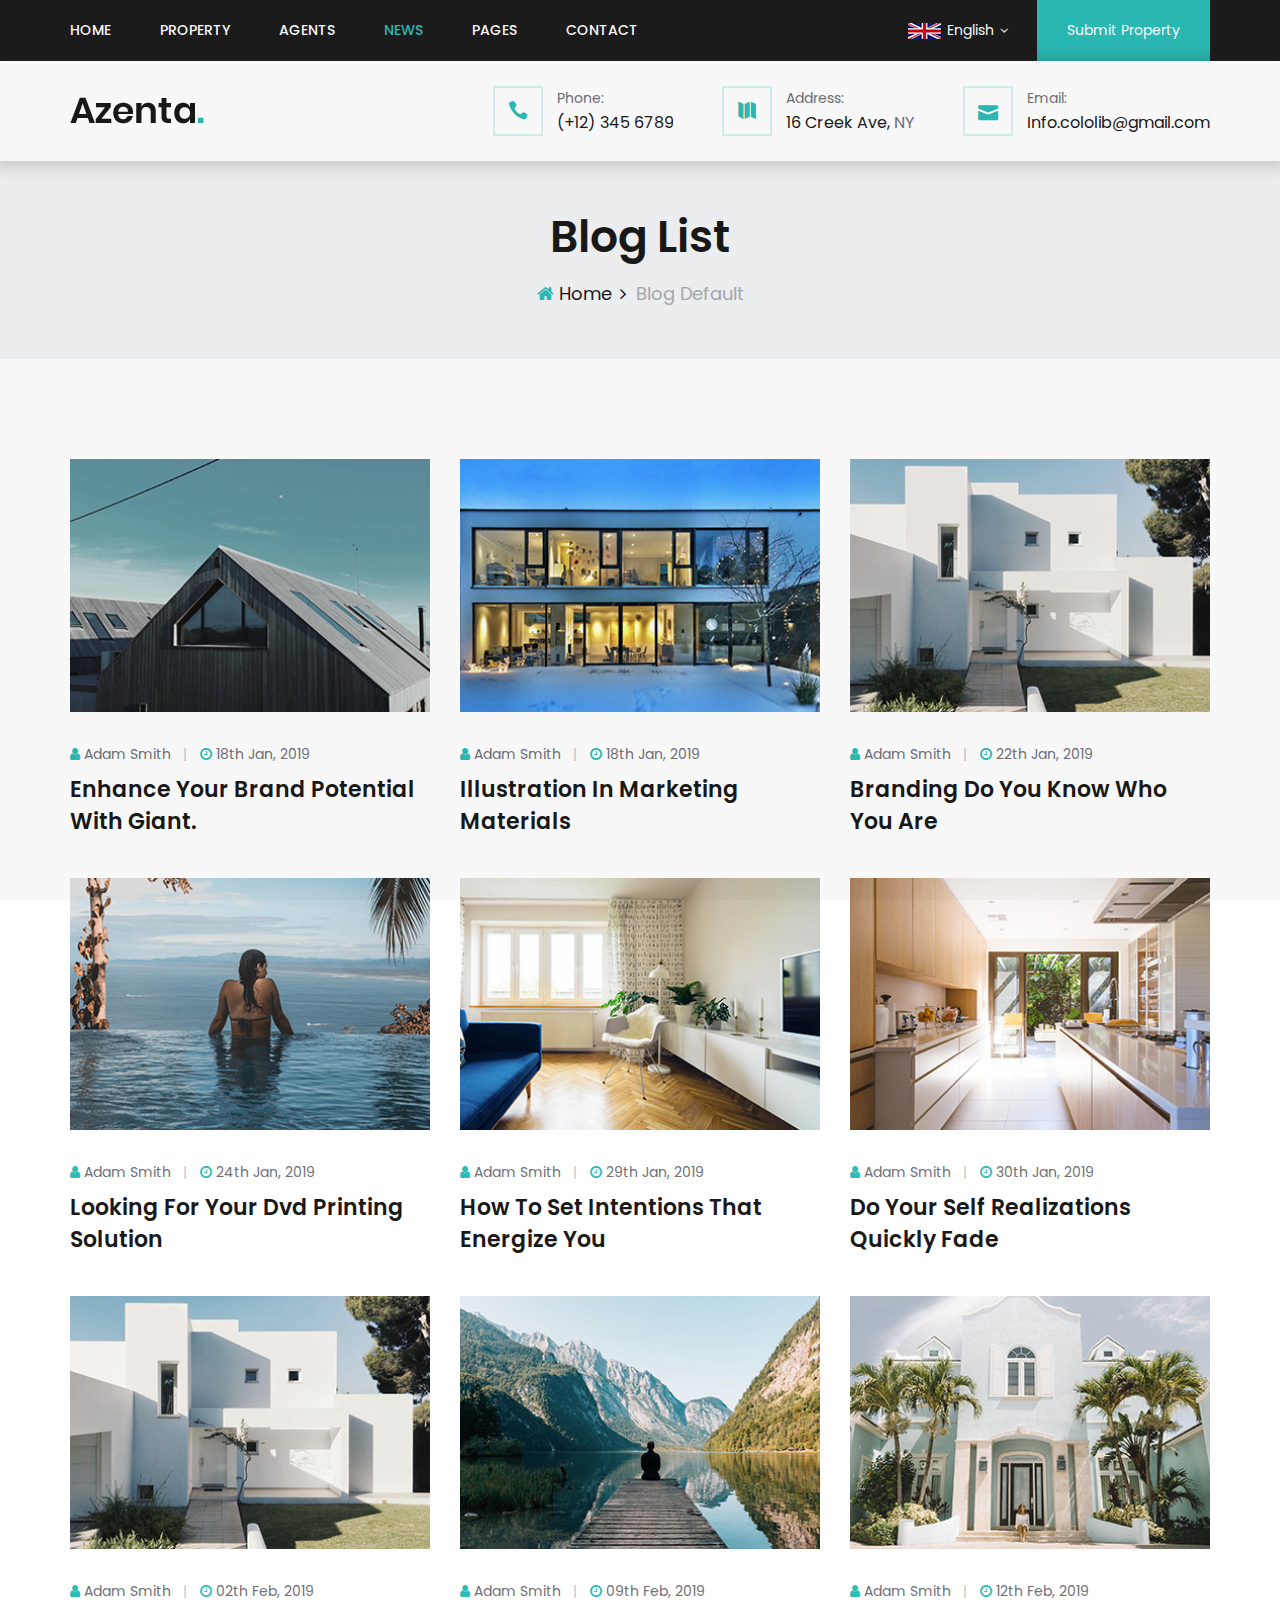
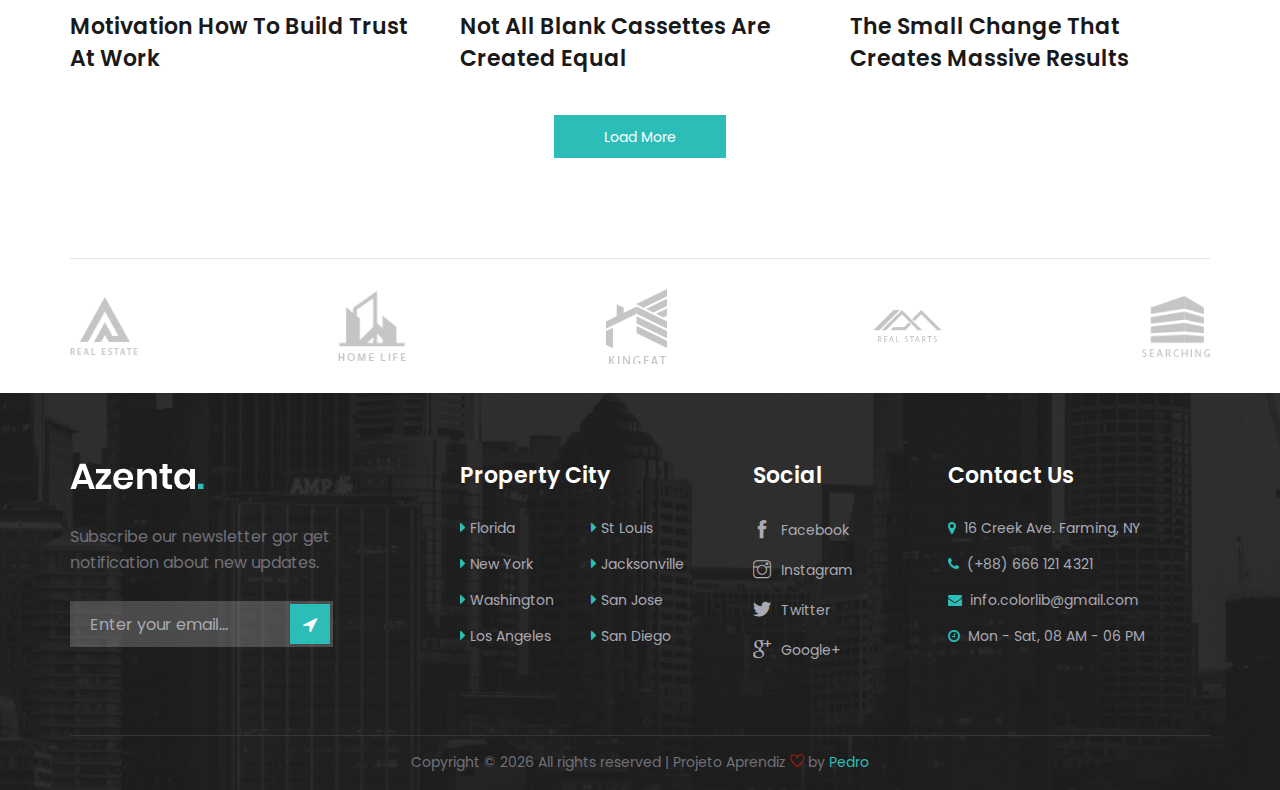
<file: blog.html>
<!DOCTYPE html>
<html lang="zxx">

<head>
    <meta charset="UTF-8">
    <meta name="description" content="Azenta Template">
    <meta name="keywords" content="Azenta, unica, creative, html">
    <meta name="viewport" content="width=device-width, initial-scale=1.0">
    <meta http-equiv="X-UA-Compatible" content="ie=edge">
    <title>Projeto Aprendiz</title>

    <!-- Google Font -->
    <link href="https://fonts.googleapis.com/css?family=Poppins:300,400,500,600,700,800,900&display=swap"
        rel="stylesheet">

    <!-- Css Styles -->
    <link rel="stylesheet" href="css/bootstrap.min.css" type="text/css">
    <link rel="stylesheet" href="css/font-awesome.min.css" type="text/css">
    <link rel="stylesheet" href="css/elegant-icons.css" type="text/css">
    <link rel="stylesheet" href="css/themify-icons.css" type="text/css">
    <link rel="stylesheet" href="css/nice-select.css" type="text/css">
    <link rel="stylesheet" href="css/jquery-ui.min.css" type="text/css">
    <link rel="stylesheet" href="css/owl.carousel.min.css" type="text/css">
    <link rel="stylesheet" href="css/magnific-popup.css" type="text/css">
    <link rel="stylesheet" href="css/slicknav.min.css" type="text/css">
    <link rel="stylesheet" href="css/style.css" type="text/css">
</head>

<body>
    <!-- Page Preloder -->
    <div id="preloder">
        <div class="loader"></div>
    </div>

    <!-- Offcanvas Menu Section Begin -->
    <div class="offcanvas-menu-overlay"></div>
    <div class="canvas-open">
        <i class="icon_menu"></i>
    </div>
    <div class="offcanvas-menu-wrapper">
        <div class="canvas-close">
            <i class="icon_close"></i>
        </div>
        <div class="language-bar">
            <div class="language-option">
                <img src="img/flag.png" alt="">
                <span>English</span>
                <i class="fa fa-angle-down"></i>
                <div class="flag-dropdown">
                    <ul>
                        <li><a href="#">English</a></li>
                        <li><a href="#">Germany</a></li>
                        <li><a href="#">China</a></li>
                    </ul>
                </div>
            </div>
            <div class="property-btn">
                <a href="#" class="property-sub">Submit Property</a>
            </div>
        </div>
        <nav class="main-menu">
            <ul>
                <li><a href="/">Home</a></li>
                <li><a href="/property">Property</a></li>
                <li><a href="/agents">Agents</a></li>
                <li><a href="/news">News</a></li>
                <li><a href="/pages">Pages</a></li>
                <li><a href="/contact">Contact</a></li>
            </ul>
        </nav>
        <div class="nav-logo-right">
            <ul>
                <li>
                    <i class="icon_phone"></i>
                    <div class="info-text">
                        <span>Phone:</span>
                        <p>(+12) 345 6789</p>
                    </div>
                </li>
                <li>
                    <i class="icon_map"></i>
                    <div class="info-text">
                        <span>Address:</span>
                        <p>16 Creek Ave, <span>NY</span></p>
                    </div>
                </li>
                <li>
                    <i class="icon_mail"></i>
                    <div class="info-text">
                        <span>Email:</span>
                        <p>Info.cololib@gmail.com</p>
                    </div>
                </li>
            </ul>
        </div>
    </div>
    <!-- Offcanvas Menu Section End -->

    <!-- Header Section Begin -->
    <header class="header-section header-normal">
        <div class="top-nav">
            <div class="container">
                <div class="row">
                    <div class="col-lg-7">
                        <nav class="main-menu">
                            <ul>
                                <li><a href="/">Home</a></li>
                                <li><a href="/property">Property</a></li>
                                <li><a href="/agents">Agents</a></li>
                                <li class="active"><a href="/news">News</a></li>
                                <li><a href="/pages">Pages</a></li>
                                <li><a href="/contact">Contact</a></li>
                            </ul>
                        </nav>
                    </div>
                    <div class="col-lg-5">
                        <div class="top-right">
                            <div class="language-option">
                                <img src="img/flag.png" alt="">
                                <span>English</span>
                                <i class="fa fa-angle-down"></i>
                                <div class="flag-dropdown">
                                    <ul>
                                        <li><a href="#">English</a></li>
                                        <li><a href="#">Germany</a></li>
                                        <li><a href="#">China</a></li>
                                    </ul>
                                </div>
                            </div>
                            <a href="#" class="property-sub">Submit Property</a>
                        </div>
                    </div>
                </div>
            </div>
        </div>
        <div class="nav-logo">
            <div class="container">
                <div class="row">
                    <div class="col-lg-3">
                        <div class="logo">
                            <a href="/"><img src="img/logo.png" alt=""></a>
                        </div>
                    </div>
                    <div class="col-lg-9">
                        <div class="nav-logo-right">
                            <ul>
                                <li>
                                    <i class="icon_phone"></i>
                                    <div class="info-text">
                                        <span>Phone:</span>
                                        <p>(+12) 345 6789</p>
                                    </div>
                                </li>
                                <li>
                                    <i class="icon_map"></i>
                                    <div class="info-text">
                                        <span>Address:</span>
                                        <p>16 Creek Ave, <span>NY</span></p>
                                    </div>
                                </li>
                                <li>
                                    <i class="icon_mail"></i>
                                    <div class="info-text">
                                        <span>Email:</span>
                                        <p>Info.cololib@gmail.com</p>
                                    </div>
                                </li>
                            </ul>
                        </div>
                    </div>
                </div>
            </div>
        </div>
    </header>
    <!-- Header End -->

    <!-- Breadcrumb Section Begin -->
    <section class="breadcrumb-section">
        <div class="container">
            <div class="row">
                <div class="col-lg-12">
                    <div class="breadcrumb-text">
                        <h2>Blog List</h2>
                        <div class="breadcrumb-option">
                            <a href="#"><i class="fa fa-home"></i> Home</a>
                            <span>Blog Default</span>
                        </div>
                    </div>
                </div>
            </div>
        </div>
    </section>
    <!-- Breadcrumb Section Begin -->

    <!-- Blog Section Begin -->
    <section class="blog-section blog-page spad">
        <div class="container">
            <div class="row">
                <div class="col-lg-4 col-md-6">
                    <div class="single-blog-item">
                        <div class="sb-pic">
                            <img src="img/blog/latest-1.jpg" alt="">
                        </div>
                        <div class="sb-text">
                            <ul>
                                <li><i class="fa fa-user"></i> Adam Smith</li>
                                <li><i class="fa fa-clock-o"></i> 18th Jan, 2019</li>
                            </ul>
                            <h4><a href="./blog-details.html">Enhance Your Brand Potential With Giant.</a></h4>
                        </div>
                    </div>
                </div>
                <div class="col-lg-4 col-md-6">
                    <div class="single-blog-item">
                        <div class="sb-pic">
                            <img src="img/blog/latest-2.jpg" alt="">
                        </div>
                        <div class="sb-text">
                            <ul>
                                <li><i class="fa fa-user"></i> Adam Smith</li>
                                <li><i class="fa fa-clock-o"></i> 18th Jan, 2019</li>
                            </ul>
                            <h4><a href="./blog-details.html">Illustration In Marketing Materials</a></h4>
                        </div>
                    </div>
                </div>
                <div class="col-lg-4 col-md-6">
                    <div class="single-blog-item">
                        <div class="sb-pic">
                            <img src="img/blog/latest-3.jpg" alt="">
                        </div>
                        <div class="sb-text">
                            <ul>
                                <li><i class="fa fa-user"></i> Adam Smith</li>
                                <li><i class="fa fa-clock-o"></i> 22th Jan, 2019</li>
                            </ul>
                            <h4><a href="./blog-details.html">Branding Do You Know Who You Are</a></h4>
                        </div>
                    </div>
                </div>
                <div class="col-lg-4 col-md-6">
                    <div class="single-blog-item">
                        <div class="sb-pic">
                            <img src="img/blog/latest-4.jpg" alt="">
                        </div>
                        <div class="sb-text">
                            <ul>
                                <li><i class="fa fa-user"></i> Adam Smith</li>
                                <li><i class="fa fa-clock-o"></i> 24th Jan, 2019</li>
                            </ul>
                            <h4><a href="./blog-details.html">Looking For Your Dvd Printing Solution</a></h4>
                        </div>
                    </div>
                </div>
                <div class="col-lg-4 col-md-6">
                    <div class="single-blog-item">
                        <div class="sb-pic">
                            <img src="img/blog/latest-5.jpg" alt="">
                        </div>
                        <div class="sb-text">
                            <ul>
                                <li><i class="fa fa-user"></i> Adam Smith</li>
                                <li><i class="fa fa-clock-o"></i> 29th Jan, 2019</li>
                            </ul>
                            <h4><a href="./blog-details.html">How To Set Intentions That Energize You</a></h4>
                        </div>
                    </div>
                </div>
                <div class="col-lg-4 col-md-6">
                    <div class="single-blog-item">
                        <div class="sb-pic">
                            <img src="img/blog/latest-6.jpg" alt="">
                        </div>
                        <div class="sb-text">
                            <ul>
                                <li><i class="fa fa-user"></i> Adam Smith</li>
                                <li><i class="fa fa-clock-o"></i> 30th Jan, 2019</li>
                            </ul>
                            <h4><a href="./blog-details.html">Do Your Self Realizations Quickly Fade</a></h4>
                        </div>
                    </div>
                </div>
                <div class="col-lg-4 col-md-6">
                    <div class="single-blog-item">
                        <div class="sb-pic">
                            <img src="img/blog/latest-3.jpg" alt="">
                        </div>
                        <div class="sb-text">
                            <ul>
                                <li><i class="fa fa-user"></i> Adam Smith</li>
                                <li><i class="fa fa-clock-o"></i> 02th Feb, 2019</li>
                            </ul>
                            <h4><a href="./blog-details.html">Motivation How To Build Trust At Work</a></h4>
                        </div>
                    </div>
                </div>
                <div class="col-lg-4 col-md-6">
                    <div class="single-blog-item">
                        <div class="sb-pic">
                            <img src="img/blog/latest-7.jpg" alt="">
                        </div>
                        <div class="sb-text">
                            <ul>
                                <li><i class="fa fa-user"></i> Adam Smith</li>
                                <li><i class="fa fa-clock-o"></i> 09th Feb, 2019</li>
                            </ul>
                            <h4><a href="./blog-details.html">Not All Blank Cassettes Are Created Equal</a></h4>
                        </div>
                    </div>
                </div>
                <div class="col-lg-4 col-md-6">
                    <div class="single-blog-item">
                        <div class="sb-pic">
                            <img src="img/blog/latest-8.jpg" alt="">
                        </div>
                        <div class="sb-text">
                            <ul>
                                <li><i class="fa fa-user"></i> Adam Smith</li>
                                <li><i class="fa fa-clock-o"></i> 12th Feb, 2019</li>
                            </ul>
                            <h4><a href="./blog-details.html">The Small Change That Creates Massive Results</a></h4>
                        </div>
                    </div>
                </div>
                <div class="col-lg-12">
                    <div class="loadmore">
                        <a href="#" class="primary-btn">Load More</a>
                    </div>
                </div>
            </div>
        </div>
    </section>
    <!-- Blog Section End -->

    <!-- Partner Carousel Section Begin -->
    <div class="partner-section">
        <div class="container">
            <div class="partner-carousel owl-carousel">
                <a href="#" class="partner-logo">
                    <div class="partner-logo-tablecell">
                        <img src="img/partner/partner-1.png" alt="">
                    </div>
                </a>
                <a href="#" class="partner-logo">
                    <div class="partner-logo-tablecell">
                        <img src="img/partner/partner-2.png" alt="">
                    </div>
                </a>
                <a href="#" class="partner-logo">
                    <div class="partner-logo-tablecell">
                        <img src="img/partner/partner-3.png" alt="">
                    </div>
                </a>
                <a href="#" class="partner-logo">
                    <div class="partner-logo-tablecell">
                        <img src="img/partner/partner-4.png" alt="">
                    </div>
                </a>
                <a href="#" class="partner-logo">
                    <div class="partner-logo-tablecell">
                        <img src="img/partner/partner-5.png" alt="">
                    </div>
                </a>
            </div>
        </div>
    </div>
    <!-- Partner Carousel Section End -->

    <!-- Footer Section Begin -->
    <footer class="footer-section set-bg" data-setbg="img/footer-bg.jpg">
        <div class="container">
            <div class="footer-text">
                <div class="row">
                    <div class="col-lg-3">
                        <div class="footer-logo">
                            <div class="logo">
                                <a href="#"><img src="img/footer-logo.png" alt=""></a>
                            </div>
                            <p>Subscribe our newsletter gor get notification about new updates.</p>
                            <form action="#" class="newslatter-form">
                                <input type="text" placeholder="Enter your email...">
                                <button type="submit"><i class="fa fa-location-arrow"></i></button>
                            </form>
                        </div>
                    </div>
                    <div class="col-lg-3 offset-lg-1">
                        <div class="footer-widget">
                            <h4>Property City</h4>
                            <ul>
                                <li><i class="fa fa-caret-right"></i> <a href="#">Florida</a></li>
                                <li><i class="fa fa-caret-right"></i> <a href="#">New York</a></li>
                                <li><i class="fa fa-caret-right"></i> <a href="#">Washington</a></li>
                                <li><i class="fa fa-caret-right"></i> <a href="#">Los Angeles</a></li>
                            </ul>
                            <ul>
                                <li><i class="fa fa-caret-right"></i> <a href="#">St Louis</a></li>
                                <li><i class="fa fa-caret-right"></i> <a href="#">Jacksonville</a></li>
                                <li><i class="fa fa-caret-right"></i> <a href="#">San Jose</a></li>
                                <li><i class="fa fa-caret-right"></i> <a href="#">San Diego</a></li>
                            </ul>
                        </div>
                    </div>
                    <div class="col-lg-2">
                        <div class="footer-widget">
                            <h4>Social</h4>
                            <ul class="social">
                                <li><i class="ti-facebook"></i> <a href="#">Facebook</a></li>
                                <li><i class="ti-instagram"></i> <a href="#">Instagram</a></li>
                                <li><i class="ti-twitter-alt"></i> <a href="#">Twitter</a></li>
                                <li><i class="ti-google"></i> <a href="#">Google+</a></li>
                            </ul>
                        </div>
                    </div>
                    <div class="col-lg-3">
                        <div class="footer-widget">
                            <h4>Contact Us</h4>
                            <ul class="contact-option">
                                <li><i class="fa fa-map-marker"></i> 16 Creek Ave. Farming, NY</li>
                                <li><i class="fa fa-phone"></i> (+88) 666 121 4321</li>
                                <li><i class="fa fa-envelope"></i> info.colorlib@gmail.com</li>
                                <li><i class="fa fa-clock-o"></i> Mon - Sat, 08 AM - 06 PM</li>
                            </ul>
                        </div>
                    </div>
                </div>
            </div>
            <div class="copyright-text">
                <p>
                    <p>
                        <!-- Link back to Colorlib can't be removed. Template is licensed under CC BY 3.0. -->
                        Copyright &copy;
                        <script>document.write(new Date().getFullYear());</script> All rights reserved | Projeto
                        Aprendiz <i class="ti-heart" aria-hidden="true"></i> by <a href="https://colorlib.com"
                            target="_blank">Pedro</a>
                        <!-- Link back to Colorlib can't be removed. Template is licensed under CC BY 3.0. -->
                    </p>
                </p>
            </div>
        </div>
    </footer>
    <!-- Footer Section End -->

    <!-- Js Plugins -->
    <script src="js/jquery-3.3.1.min.js"></script>
    <script src="js/bootstrap.min.js"></script>
    <script src="js/jquery.magnific-popup.min.js"></script>
    <script src="js/jquery.nice-select.min.js"></script>
    <script src="js/jquery.slicknav.js"></script>
    <script src="js/jquery-ui.min.js"></script>
    <script src="js/owl.carousel.min.js"></script>
    <script src="js/main.js"></script>
</body>

</html>
</file>
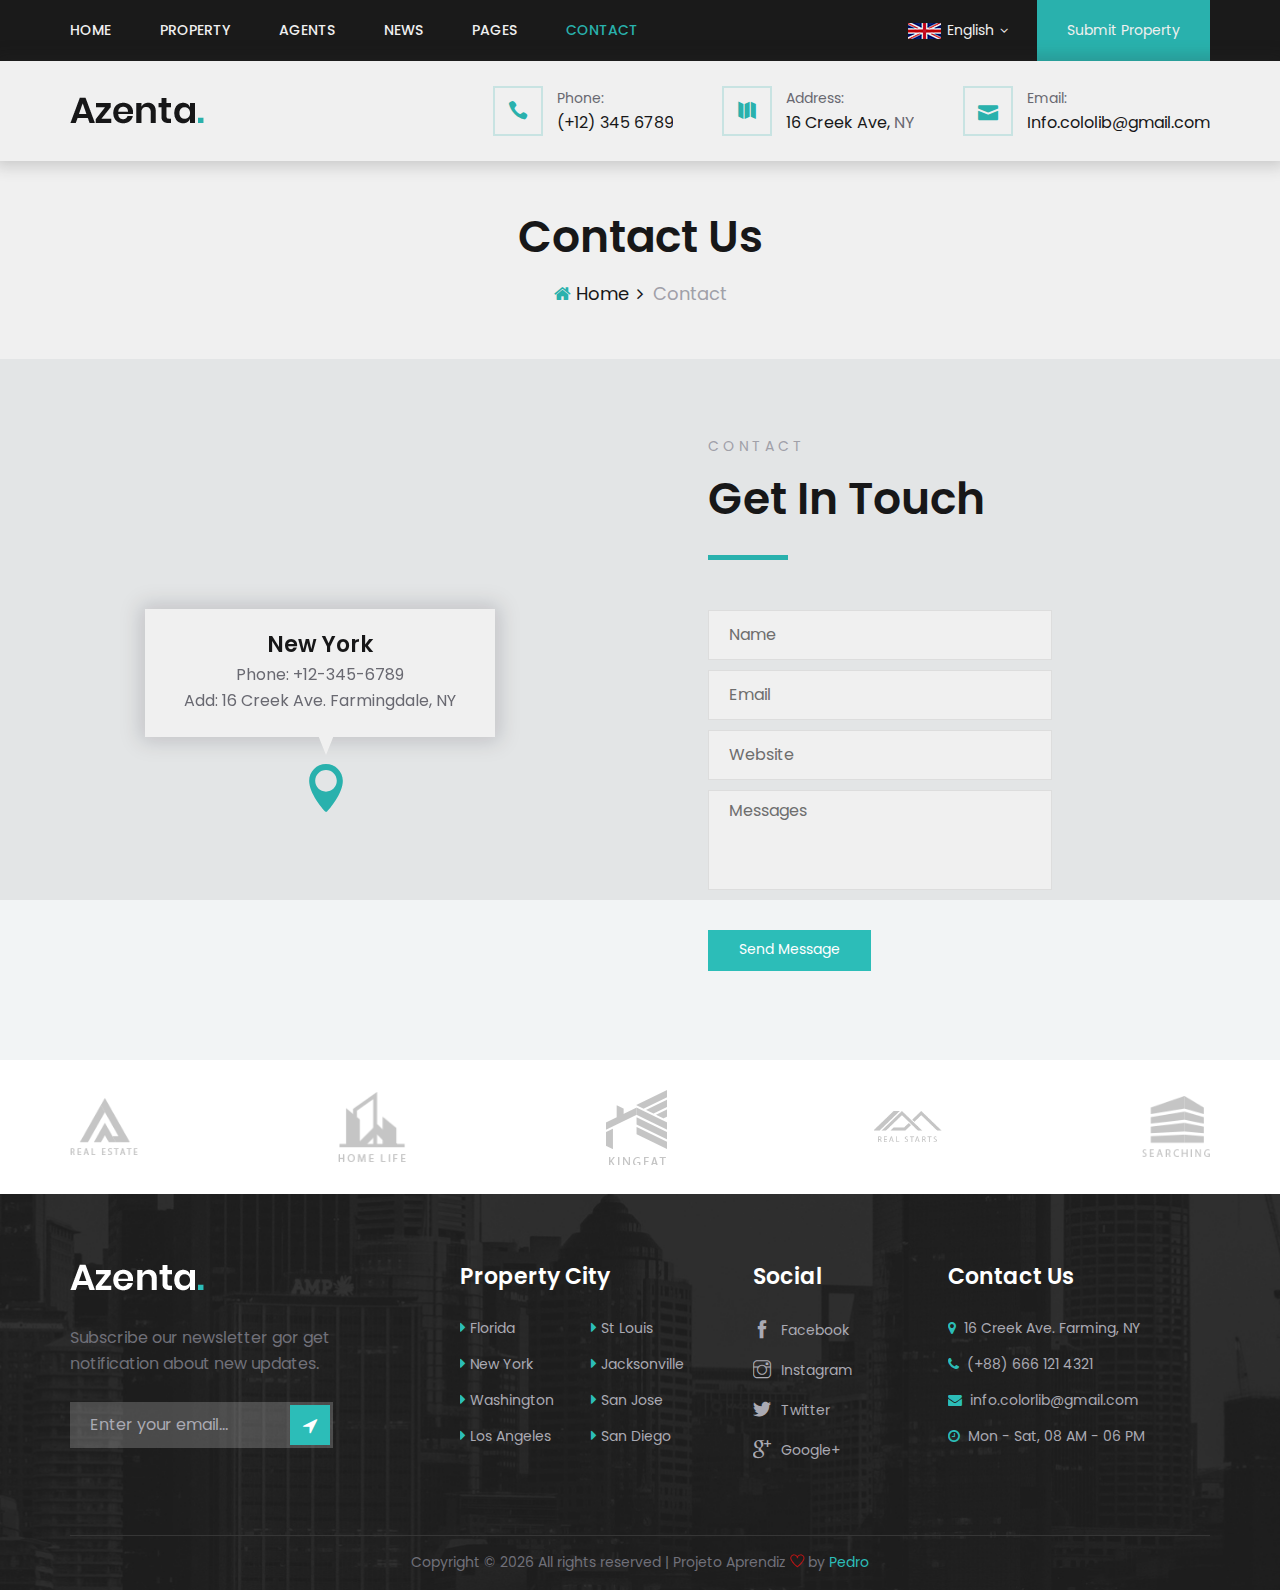
<file: contact.html>
<!DOCTYPE html>
<html lang="zxx">

<head>
    <meta charset="UTF-8">
    <meta name="description" content="Azenta Template">
    <meta name="keywords" content="Azenta, unica, creative, html">
    <meta name="viewport" content="width=device-width, initial-scale=1.0">
    <meta http-equiv="X-UA-Compatible" content="ie=edge">
    <title>Projeto Aprendiz</title>

    <!-- Google Font -->
    <link href="https://fonts.googleapis.com/css?family=Poppins:300,400,500,600,700,800,900&display=swap"
        rel="stylesheet">

    <!-- Css Styles -->
    <link rel="stylesheet" href="css/bootstrap.min.css" type="text/css">
    <link rel="stylesheet" href="css/font-awesome.min.css" type="text/css">
    <link rel="stylesheet" href="css/elegant-icons.css" type="text/css">
    <link rel="stylesheet" href="css/themify-icons.css" type="text/css">
    <link rel="stylesheet" href="css/nice-select.css" type="text/css">
    <link rel="stylesheet" href="css/jquery-ui.min.css" type="text/css">
    <link rel="stylesheet" href="css/owl.carousel.min.css" type="text/css">
    <link rel="stylesheet" href="css/magnific-popup.css" type="text/css">
    <link rel="stylesheet" href="css/slicknav.min.css" type="text/css">
    <link rel="stylesheet" href="css/style.css" type="text/css">
</head>

<body>
    <!-- Page Preloder -->
    <div id="preloder">
        <div class="loader"></div>
    </div>

    <!-- Offcanvas Menu Section Begin -->
    <div class="offcanvas-menu-overlay"></div>
    <div class="canvas-open">
        <i class="icon_menu"></i>
    </div>
    <div class="offcanvas-menu-wrapper">
        <div class="canvas-close">
            <i class="icon_close"></i>
        </div>
        <div class="language-bar">
            <div class="language-option">
                <img src="img/flag.png" alt="">
                <span>English</span>
                <i class="fa fa-angle-down"></i>
                <div class="flag-dropdown">
                    <ul>
                        <li><a href="#">English</a></li>
                        <li><a href="#">Germany</a></li>
                        <li><a href="#">China</a></li>
                    </ul>
                </div>
            </div>
            <div class="property-btn">
                <a href="#" class="property-sub">Submit Property</a>
            </div>
        </div>
        <nav class="main-menu">
            <ul>
                <li><a href="/">Home</a></li>
                <li><a href="/property">Property</a></li>
                <li><a href="/agents">Agents</a></li>
                <li><a href="/news">News</a></li>
                <li><a href="/pages">Pages</a></li>
                <li><a href="/contact">Contact</a></li>
            </ul>
        </nav>
        <div class="nav-logo-right">
            <ul>
                <li>
                    <i class="icon_phone"></i>
                    <div class="info-text">
                        <span>Phone:</span>
                        <p>(+12) 345 6789</p>
                    </div>
                </li>
                <li>
                    <i class="icon_map"></i>
                    <div class="info-text">
                        <span>Address:</span>
                        <p>16 Creek Ave, <span>NY</span></p>
                    </div>
                </li>
                <li>
                    <i class="icon_mail"></i>
                    <div class="info-text">
                        <span>Email:</span>
                        <p>Info.cololib@gmail.com</p>
                    </div>
                </li>
            </ul>
        </div>
    </div>
    <!-- Offcanvas Menu Section End -->

    <!-- Header Section Begin -->
    <header class="header-section header-normal">
        <div class="top-nav">
            <div class="container">
                <div class="row">
                    <div class="col-lg-7">
                        <nav class="main-menu">
                            <ul>
                                <li><a href="/">Home</a></li>
                                <li><a href="/property">Property</a></li>
                                <li><a href="/agents">Agents</a></li>
                                <li><a href="/news">News</a></li>
                                <li><a href="/pages">Pages</a></li>
                                <li class="active"><a href="/contact">Contact</a></li>
                            </ul>
                        </nav>
                    </div>
                    <div class="col-lg-5">
                        <div class="top-right">
                            <div class="language-option">
                                <img src="img/flag.png" alt="">
                                <span>English</span>
                                <i class="fa fa-angle-down"></i>
                                <div class="flag-dropdown">
                                    <ul>
                                        <li><a href="#">English</a></li>
                                        <li><a href="#">Germany</a></li>
                                        <li><a href="#">China</a></li>
                                    </ul>
                                </div>
                            </div>
                            <a href="#" class="property-sub">Submit Property</a>
                        </div>
                    </div>
                </div>
            </div>
        </div>
        <div class="nav-logo">
            <div class="container">
                <div class="row">
                    <div class="col-lg-3">
                        <div class="logo">
                            <a href="/"><img src="img/logo.png" alt=""></a>
                        </div>
                    </div>
                    <div class="col-lg-9">
                        <div class="nav-logo-right">
                            <ul>
                                <li>
                                    <i class="icon_phone"></i>
                                    <div class="info-text">
                                        <span>Phone:</span>
                                        <p>(+12) 345 6789</p>
                                    </div>
                                </li>
                                <li>
                                    <i class="icon_map"></i>
                                    <div class="info-text">
                                        <span>Address:</span>
                                        <p>16 Creek Ave, <span>NY</span></p>
                                    </div>
                                </li>
                                <li>
                                    <i class="icon_mail"></i>
                                    <div class="info-text">
                                        <span>Email:</span>
                                        <p>Info.cololib@gmail.com</p>
                                    </div>
                                </li>
                            </ul>
                        </div>
                    </div>
                </div>
            </div>
        </div>
    </header>
    <!-- Header End -->

    <!-- Breadcrumb Section Begin -->
    <section class="breadcrumb-section contact-page">
        <div class="container">
            <div class="row">
                <div class="col-lg-12">
                    <div class="breadcrumb-text">
                        <h2>Contact Us</h2>
                        <div class="breadcrumb-option">
                            <a href="#"><i class="fa fa-home"></i> Home</a>
                            <span>Contact</span>
                        </div>
                    </div>
                </div>
            </div>
        </div>
    </section>
    <!-- Breadcrumb Section Begin -->

    <!-- Contact Section Begin -->
    <section class="contact-section">
        <div class="container-fluid">
            <div class="row">
                <div class="col-lg-6">
                    <div class="contact-map">
                        <iframe
                            src="https://www.google.com/maps/embed?pb=!1m18!1m12!1m3!1d2942.5524090066037!2d-71.10245469994108!3d42.47980730490846!2m3!1f0!2f0!3f0!3m2!1i1024!2i768!4f13.1!3m3!1m2!1s0x89e3748250c43a43%3A0xe1b9879a5e9b6657!2sWinter%20Street%20Public%20Parking%20Lot!5e0!3m2!1sen!2sbd!4v1577299251173!5m2!1sen!2sbd"
                            height="700" style="border:0;" allowfullscreen=""></iframe>
                        <div class="map-inside">
                            <i class="icon_pin"></i>
                            <div class="inside-widget">
                                <h4>New York</h4>
                                <ul>
                                    <li>Phone: +12-345-6789</li>
                                    <li>Add: 16 Creek Ave. Farmingdale, NY</li>
                                </ul>
                            </div>
                        </div>
                    </div>
                </div>
                <div class="col-lg-6">
                    <div class="row">
                        <div class="col-lg-7 offset-lg-1">
                            <div class="contact-text">
                                <div class="section-title">
                                    <span>Contact</span>
                                    <h2>Get In Touch</h2>
                                </div>
                                <form action="#" class="contact-form">
                                    <input type="text" placeholder="Name">
                                    <input type="text" placeholder="Email">
                                    <input type="text" placeholder="Website">
                                    <textarea placeholder="Messages"></textarea>
                                    <button type="submit" class="site-btn">Send Message</button>
                                </form>
                            </div>
                        </div>
                    </div>
                </div>
            </div>
        </div>
    </section>
    <!-- Contact Section End -->

    <!-- Partner Carousel Section Begin -->
    <div class="partner-section contact-partner">
        <div class="container">
            <div class="partner-carousel owl-carousel">
                <a href="#" class="partner-logo">
                    <div class="partner-logo-tablecell">
                        <img src="img/partner/partner-1.png" alt="">
                    </div>
                </a>
                <a href="#" class="partner-logo">
                    <div class="partner-logo-tablecell">
                        <img src="img/partner/partner-2.png" alt="">
                    </div>
                </a>
                <a href="#" class="partner-logo">
                    <div class="partner-logo-tablecell">
                        <img src="img/partner/partner-3.png" alt="">
                    </div>
                </a>
                <a href="#" class="partner-logo">
                    <div class="partner-logo-tablecell">
                        <img src="img/partner/partner-4.png" alt="">
                    </div>
                </a>
                <a href="#" class="partner-logo">
                    <div class="partner-logo-tablecell">
                        <img src="img/partner/partner-5.png" alt="">
                    </div>
                </a>
            </div>
        </div>
    </div>
    <!-- Partner Carousel Section End -->

    <!-- Footer Section Begin -->
    <footer class="footer-section set-bg" data-setbg="img/footer-bg.jpg">
        <div class="container">
            <div class="footer-text">
                <div class="row">
                    <div class="col-lg-3">
                        <div class="footer-logo">
                            <div class="logo">
                                <a href="#"><img src="img/footer-logo.png" alt=""></a>
                            </div>
                            <p>Subscribe our newsletter gor get notification about new updates.</p>
                            <form action="#" class="newslatter-form">
                                <input type="text" placeholder="Enter your email...">
                                <button type="submit"><i class="fa fa-location-arrow"></i></button>
                            </form>
                        </div>
                    </div>
                    <div class="col-lg-3 offset-lg-1">
                        <div class="footer-widget">
                            <h4>Property City</h4>
                            <ul>
                                <li><i class="fa fa-caret-right"></i> <a href="#">Florida</a></li>
                                <li><i class="fa fa-caret-right"></i> <a href="#">New York</a></li>
                                <li><i class="fa fa-caret-right"></i> <a href="#">Washington</a></li>
                                <li><i class="fa fa-caret-right"></i> <a href="#">Los Angeles</a></li>
                            </ul>
                            <ul>
                                <li><i class="fa fa-caret-right"></i> <a href="#">St Louis</a></li>
                                <li><i class="fa fa-caret-right"></i> <a href="#">Jacksonville</a></li>
                                <li><i class="fa fa-caret-right"></i> <a href="#">San Jose</a></li>
                                <li><i class="fa fa-caret-right"></i> <a href="#">San Diego</a></li>
                            </ul>
                        </div>
                    </div>
                    <div class="col-lg-2">
                        <div class="footer-widget">
                            <h4>Social</h4>
                            <ul class="social">
                                <li><i class="ti-facebook"></i> <a href="#">Facebook</a></li>
                                <li><i class="ti-instagram"></i> <a href="#">Instagram</a></li>
                                <li><i class="ti-twitter-alt"></i> <a href="#">Twitter</a></li>
                                <li><i class="ti-google"></i> <a href="#">Google+</a></li>
                            </ul>
                        </div>
                    </div>
                    <div class="col-lg-3">
                        <div class="footer-widget">
                            <h4>Contact Us</h4>
                            <ul class="contact-option">
                                <li><i class="fa fa-map-marker"></i> 16 Creek Ave. Farming, NY</li>
                                <li><i class="fa fa-phone"></i> (+88) 666 121 4321</li>
                                <li><i class="fa fa-envelope"></i> info.colorlib@gmail.com</li>
                                <li><i class="fa fa-clock-o"></i> Mon - Sat, 08 AM - 06 PM</li>
                            </ul>
                        </div>
                    </div>
                </div>
            </div>
            <div class="copyright-text">
                <p>
                    <p>
                        <!-- Link back to Colorlib can't be removed. Template is licensed under CC BY 3.0. -->
                        Copyright &copy;
                        <script>document.write(new Date().getFullYear());</script> All rights reserved | Projeto
                        Aprendiz <i class="ti-heart" aria-hidden="true"></i> by <a href="https://colorlib.com"
                            target="_blank">Pedro</a>
                        <!-- Link back to Colorlib can't be removed. Template is licensed under CC BY 3.0. -->
                    </p>
                </p>
            </div>
        </div>
    </footer>
    <!-- Footer Section End -->

    <!-- Js Plugins -->
    <script src="js/jquery-3.3.1.min.js"></script>
    <script src="js/bootstrap.min.js"></script>
    <script src="js/jquery.magnific-popup.min.js"></script>
    <script src="js/jquery.nice-select.min.js"></script>
    <script src="js/jquery.slicknav.js"></script>
    <script src="js/jquery-ui.min.js"></script>
    <script src="js/owl.carousel.min.js"></script>
    <script src="js/main.js"></script>
</body>

</html>
</file>
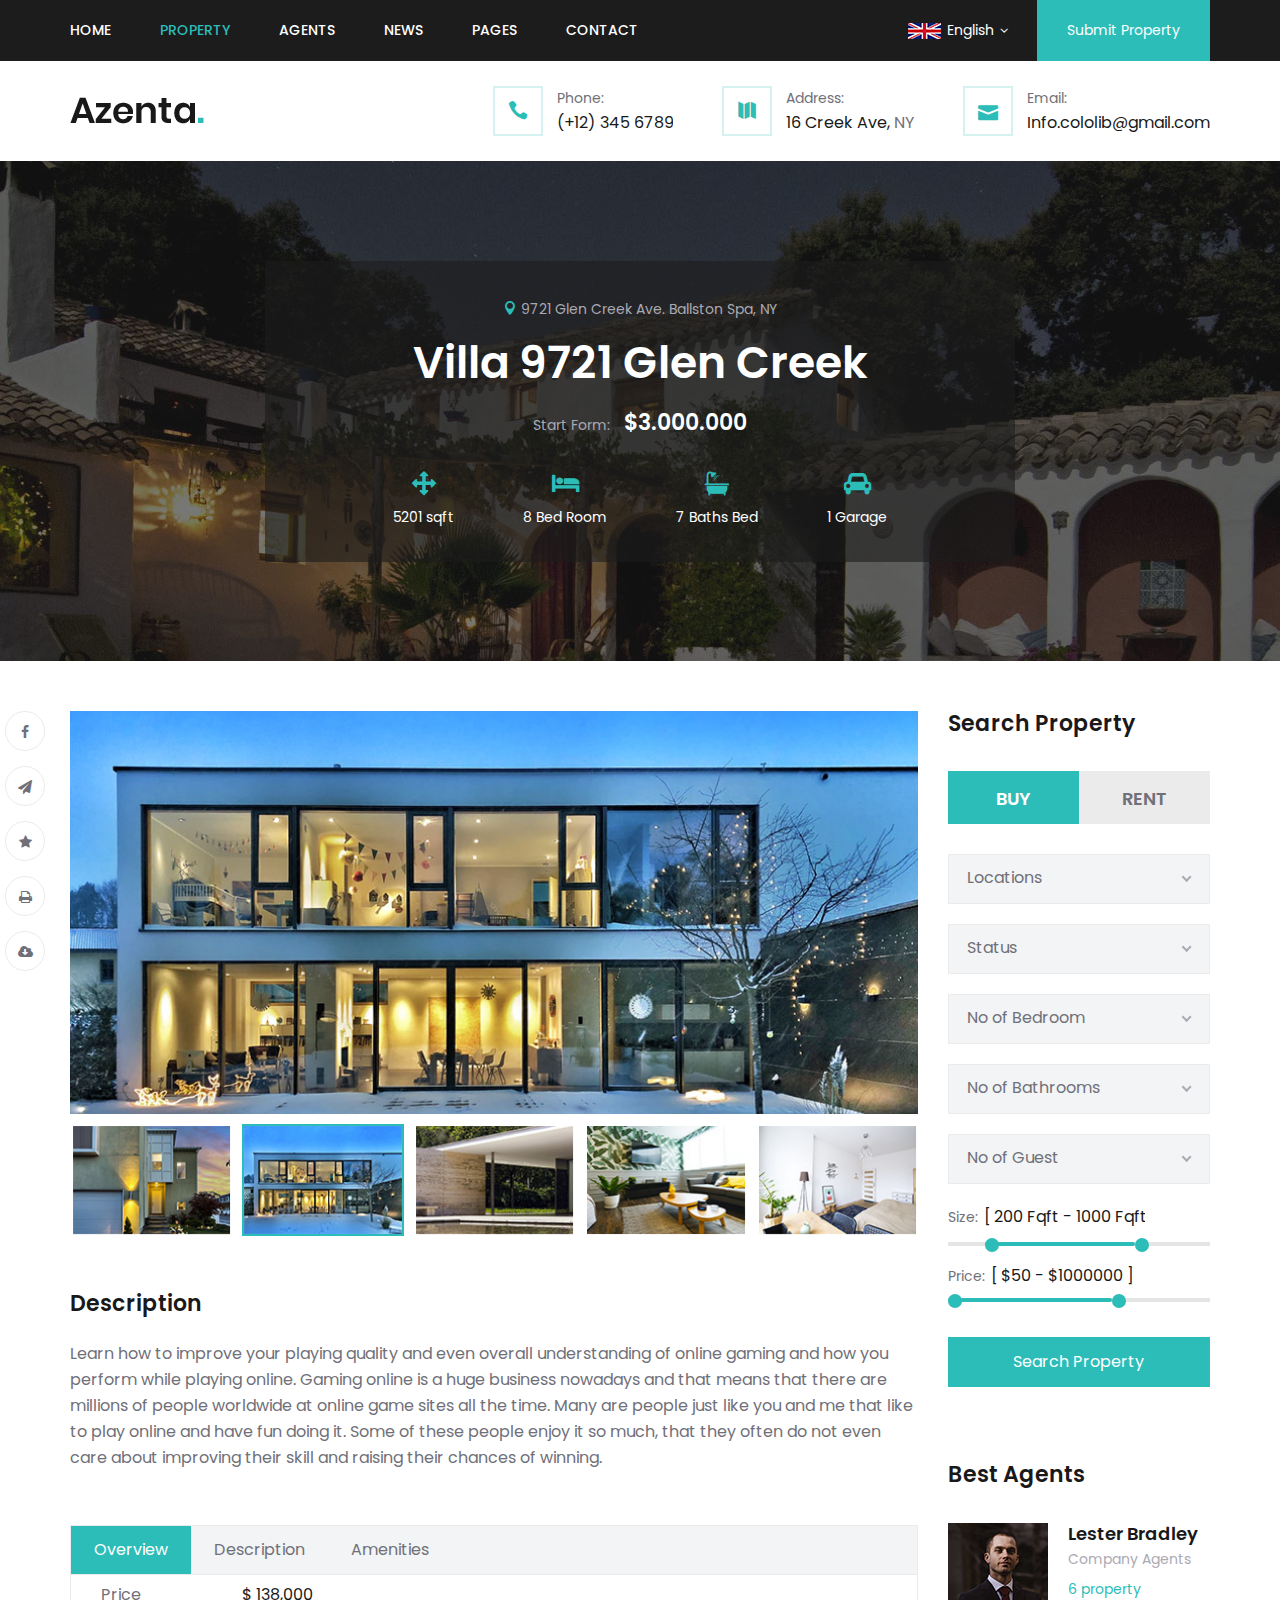
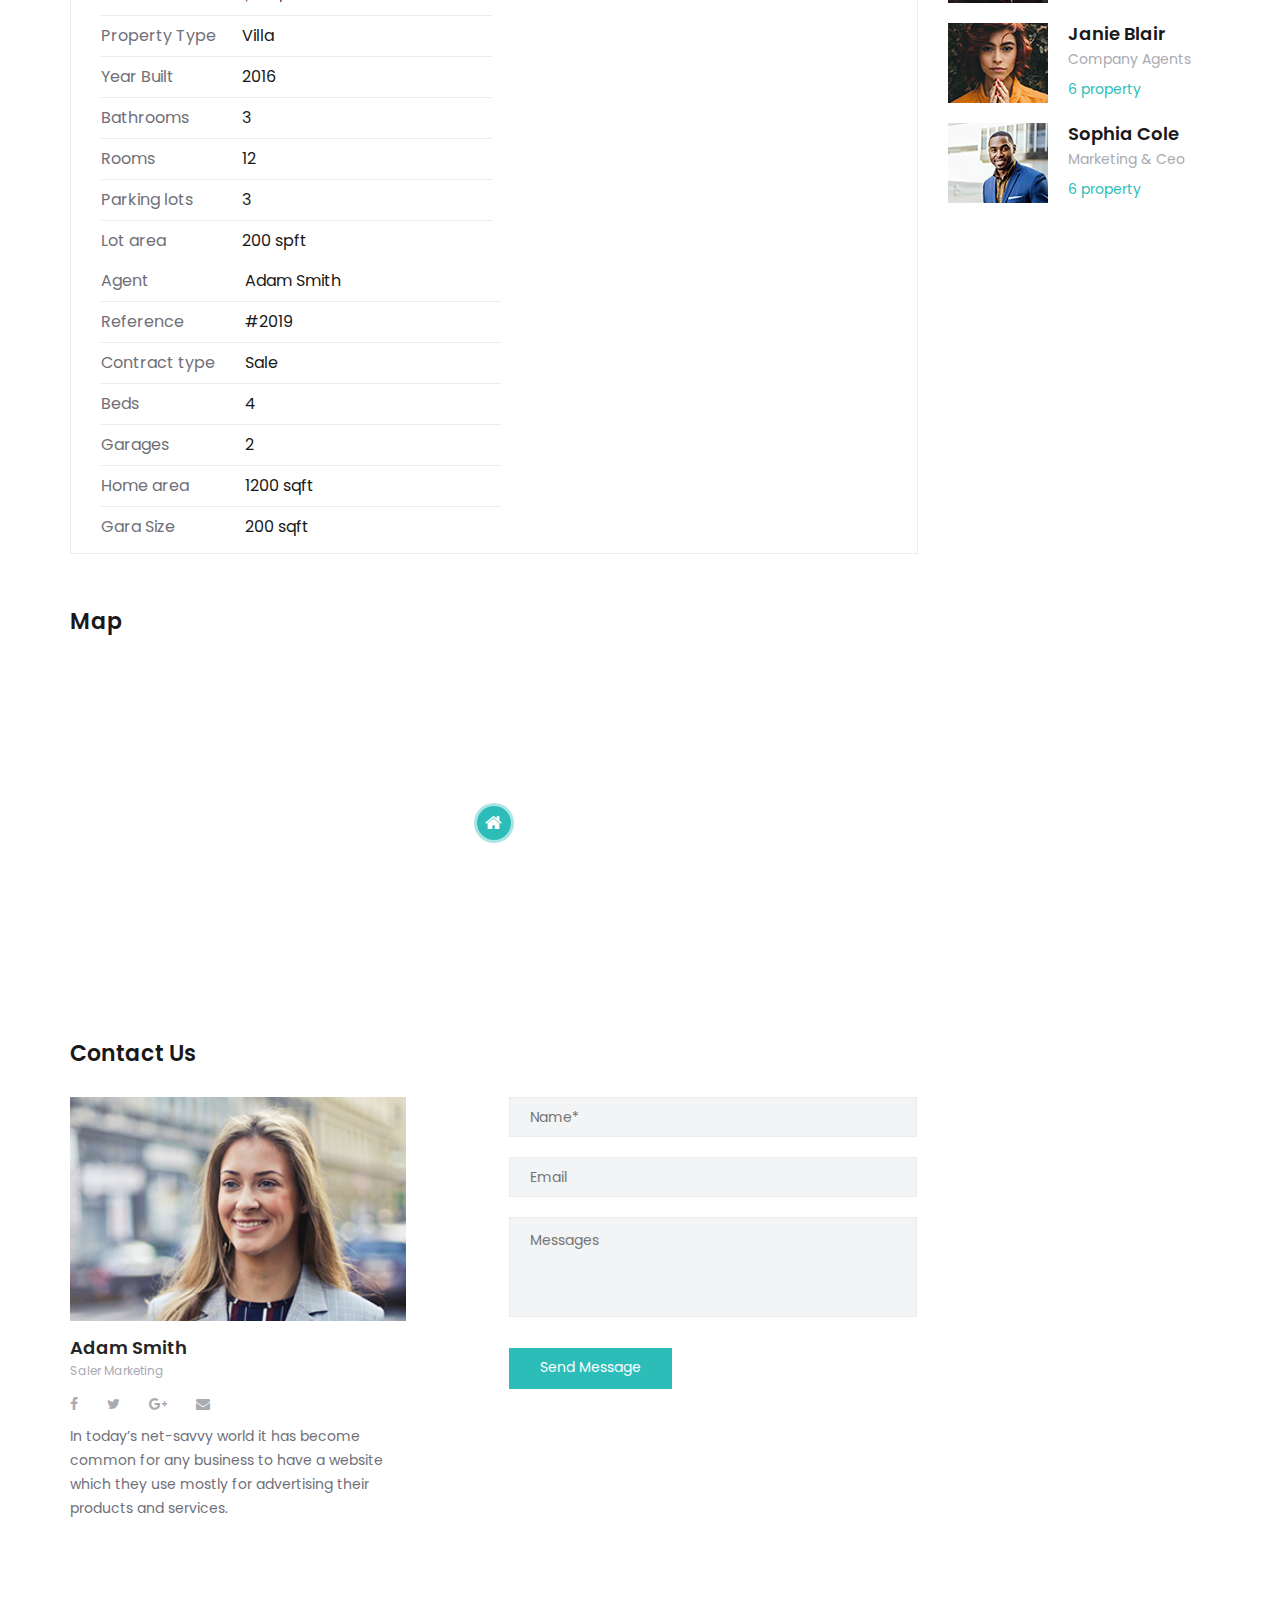
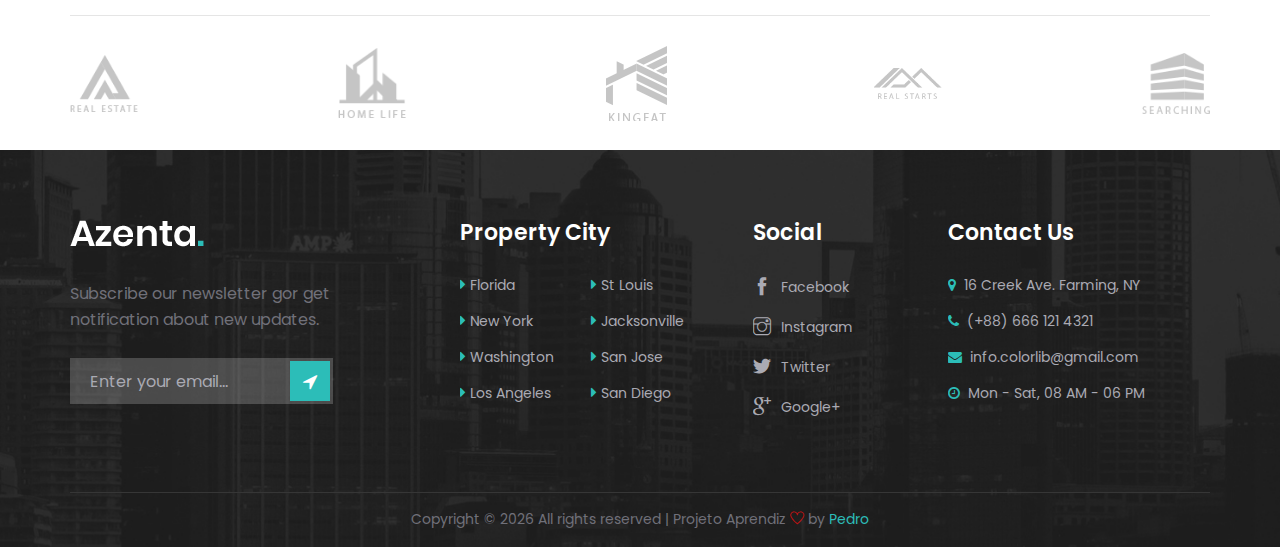
<file: property-details.html>
<!DOCTYPE html>
<html lang="zxx">

<head>
    <meta charset="UTF-8">
    <meta name="description" content="Azenta Template">
    <meta name="keywords" content="Azenta, unica, creative, html">
    <meta name="viewport" content="width=device-width, initial-scale=1.0">
    <meta http-equiv="X-UA-Compatible" content="ie=edge">
    <title>Projeto Aprendiz</title>

    <!-- Google Font -->
    <link href="https://fonts.googleapis.com/css?family=Poppins:300,400,500,600,700,800,900&display=swap"
        rel="stylesheet">

    <!-- Css Styles -->
    <link rel="stylesheet" href="css/bootstrap.min.css" type="text/css">
    <link rel="stylesheet" href="css/font-awesome.min.css" type="text/css">
    <link rel="stylesheet" href="css/elegant-icons.css" type="text/css">
    <link rel="stylesheet" href="css/themify-icons.css" type="text/css">
    <link rel="stylesheet" href="css/nice-select.css" type="text/css">
    <link rel="stylesheet" href="css/jquery-ui.min.css" type="text/css">
    <link rel="stylesheet" href="css/owl.carousel.min.css" type="text/css">
    <link rel="stylesheet" href="css/magnific-popup.css" type="text/css">
    <link rel="stylesheet" href="css/slicknav.min.css" type="text/css">
    <link rel="stylesheet" href="css/style.css" type="text/css">
</head>

<body>
    <!-- Page Preloder -->
    <div id="preloder">
        <div class="loader"></div>
    </div>

    <!-- Offcanvas Menu Section Begin -->
    <div class="offcanvas-menu-overlay"></div>
    <div class="canvas-open">
        <i class="icon_menu"></i>
    </div>
    <div class="offcanvas-menu-wrapper">
        <div class="canvas-close">
            <i class="icon_close"></i>
        </div>
        <div class="language-bar">
            <div class="language-option">
                <img src="img/flag.png" alt="">
                <span>English</span>
                <i class="fa fa-angle-down"></i>
                <div class="flag-dropdown">
                    <ul>
                        <li><a href="#">English</a></li>
                        <li><a href="#">Germany</a></li>
                        <li><a href="#">China</a></li>
                    </ul>
                </div>
            </div>
            <div class="property-btn">
                <a href="#" class="property-sub">Submit Property</a>
            </div>
        </div>
        <nav class="main-menu">
            <ul>
                <li><a href="/">Home</a></li>
                <li><a href="/property">Property</a></li>
                <li><a href="/agents">Agents</a></li>
                <li><a href="/news">News</a></li>
                <li><a href="/pages">Pages</a></li>
                <li><a href="/contact">Contact</a></li>
            </ul>
        </nav>
        <div class="nav-logo-right">
            <ul>
                <li>
                    <i class="icon_phone"></i>
                    <div class="info-text">
                        <span>Phone:</span>
                        <p>(+12) 345 6789</p>
                    </div>
                </li>
                <li>
                    <i class="icon_map"></i>
                    <div class="info-text">
                        <span>Address:</span>
                        <p>16 Creek Ave, <span>NY</span></p>
                    </div>
                </li>
                <li>
                    <i class="icon_mail"></i>
                    <div class="info-text">
                        <span>Email:</span>
                        <p>Info.cololib@gmail.com</p>
                    </div>
                </li>
            </ul>
        </div>
    </div>
    <!-- Offcanvas Menu Section End -->

    <!-- Header Section Begin -->
    <header class="header-section">
        <div class="top-nav">
            <div class="container">
                <div class="row">
                    <div class="col-lg-7">
                        <nav class="main-menu">
                            <ul>
                                <li><a href="/">Home</a></li>
                                <li class="active"><a href="/property">Property</a></li>
                                <li><a href="/agents">Agents</a></li>
                                <li><a href="/news">News</a></li>
                                <li><a href="/pages">Pages</a></li>
                                <li><a href="/contact">Contact</a></li>
                            </ul>
                        </nav>
                    </div>
                    <div class="col-lg-5">
                        <div class="top-right">
                            <div class="language-option">
                                <img src="img/flag.png" alt="">
                                <span>English</span>
                                <i class="fa fa-angle-down"></i>
                                <div class="flag-dropdown">
                                    <ul>
                                        <li><a href="#">English</a></li>
                                        <li><a href="#">Germany</a></li>
                                        <li><a href="#">China</a></li>
                                    </ul>
                                </div>
                            </div>
                            <a href="#" class="property-sub">Submit Property</a>
                        </div>
                    </div>
                </div>
            </div>
        </div>
        <div class="nav-logo">
            <div class="container">
                <div class="row">
                    <div class="col-lg-3">
                        <div class="logo">
                            <a href="/"><img src="img/logo.png" alt=""></a>
                        </div>
                    </div>
                    <div class="col-lg-9">
                        <div class="nav-logo-right">
                            <ul>
                                <li>
                                    <i class="icon_phone"></i>
                                    <div class="info-text">
                                        <span>Phone:</span>
                                        <p>(+12) 345 6789</p>
                                    </div>
                                </li>
                                <li>
                                    <i class="icon_map"></i>
                                    <div class="info-text">
                                        <span>Address:</span>
                                        <p>16 Creek Ave, <span>NY</span></p>
                                    </div>
                                </li>
                                <li>
                                    <i class="icon_mail"></i>
                                    <div class="info-text">
                                        <span>Email:</span>
                                        <p>Info.cololib@gmail.com</p>
                                    </div>
                                </li>
                            </ul>
                        </div>
                    </div>
                </div>
            </div>
        </div>
    </header>
    <!-- Header End -->

    <!-- Property Details Hero Section Begin -->
    <section class="pd-hero-section set-bg" data-setbg="img/properties/product-content-bg.jpg">
        <div class="container">
            <div class="row">
                <div class="col-lg-8 offset-lg-2">
                    <div class="pd-hero-text">
                        <p class="room-location"><i class="icon_pin"></i> 9721 Glen Creek Ave. Ballston Spa, NY</p>
                        <h2>Villa 9721 Glen Creek</h2>
                        <div class="room-price">
                            <span>Start Form:</span>
                            <p>$3.000.000</p>
                        </div>
                        <ul class="room-features">
                            <li>
                                <i class="fa fa-arrows"></i>
                                <p>5201 sqft</p>
                            </li>
                            <li>
                                <i class="fa fa-bed"></i>
                                <p>8 Bed Room</p>
                            </li>
                            <li>
                                <i class="fa fa-bath"></i>
                                <p>7 Baths Bed</p>
                            </li>
                            <li>
                                <i class="fa fa-car"></i>
                                <p>1 Garage</p>
                            </li>
                        </ul>
                    </div>
                </div>
            </div>
        </div>
    </section>
    <!-- Property Details Hero Section Begin -->

    <!-- Property Details Section Begin -->
    <section class="property-details-section spad">
        <div class="container">
            <div class="row">
                <div class="col-lg-9">
                    <div class="pd-details-text">
                        <div class="pd-details-social">
                            <a href="#"><i class="fa fa-facebook"></i></a>
                            <a href="#"><i class="fa fa-send"></i></a>
                            <a href="#"><i class="fa fa-star"></i></a>
                            <a href="#"><i class="fa fa-print"></i></a>
                            <a href="#"><i class="fa fa-cloud-download"></i></a>
                        </div>
                        <div class="property-more-pic">
                            <div class="product-pic-zoom">
                                <img class="product-big-img" src="img/properties/property-details-b1.jpg" alt="">
                            </div>
                            <div class="product-thumbs">
                                <div class="product-thumbs-track ps-slider owl-carousel">
                                    <div class="pt" data-imgbigurl="img/properties/property-details-b2.jpg"><img
                                            src="img/properties/thumb-1.jpg" alt=""></div>
                                    <div class="pt active" data-imgbigurl="img/properties/property-details-b1.jpg"><img
                                            src="img/properties/thumb-2.jpg" alt=""></div>
                                    <div class="pt" data-imgbigurl="img/properties/property-details-b3.jpg"><img
                                            src="img/properties/thumb-3.jpg" alt=""></div>
                                    <div class="pt" data-imgbigurl="img/properties/property-details-b4.jpg"><img
                                            src="img/properties/thumb-4.jpg" alt=""></div>
                                    <div class="pt" data-imgbigurl="img/properties/property-details-b5.jpg"><img
                                            src="img/properties/thumb-5.jpg" alt=""></div>
                                </div>
                            </div>
                        </div>
                        <div class="pd-desc">
                            <h4>Description</h4>
                            <p>Learn how to improve your playing quality and even overall understanding of online gaming
                                and how you perform while playing online. Gaming online is a huge business nowadays and
                                that means that there are millions of people worldwide at online game sites all the
                                time. Many are people just like you and me that like to play online and have fun doing
                                it. Some of these people enjoy it so much, that they often do not even care about
                                improving their skill and raising their chances of winning.</p>
                        </div>
                        <div class="pd-details-tab">
                            <div class="tab-item">
                                <ul class="nav" role="tablist">
                                    <li>
                                        <a class="active" data-toggle="tab" href="#tab-1" role="tab">Overview</a>
                                    </li>
                                    <li>
                                        <a data-toggle="tab" href="#tab-2" role="tab">Description</a>
                                    </li>
                                    <li>
                                        <a data-toggle="tab" href="#tab-3" role="tab">Amenities</a>
                                    </li>
                                </ul>
                            </div>
                            <div class="tab-item-content">
                                <div class="tab-content">
                                    <div class="tab-pane fade-in active" id="tab-1" role="tabpanel">
                                        <div class="property-more-table">
                                            <table class="left-table">
                                                <tbody>
                                                    <tr>
                                                        <td class="pt-name">Price</td>
                                                        <td class="p-value">$ 138,000</td>
                                                    </tr>
                                                    <tr>
                                                        <td class="pt-name">Property Type</td>
                                                        <td class="p-value">Villa</td>
                                                    </tr>
                                                    <tr>
                                                        <td class="pt-name">Year Built</td>
                                                        <td class="p-value">2016</td>
                                                    </tr>
                                                    <tr>
                                                        <td class="pt-name">Bathrooms</td>
                                                        <td class="p-value">3</td>
                                                    </tr>
                                                    <tr>
                                                        <td class="pt-name">Rooms</td>
                                                        <td class="p-value">12</td>
                                                    </tr>
                                                    <tr>
                                                        <td class="pt-name">Parking lots</td>
                                                        <td class="p-value">3</td>
                                                    </tr>
                                                    <tr>
                                                        <td class="pt-name">Lot area</td>
                                                        <td class="p-value">200 spft</td>
                                                    </tr>
                                                </tbody>
                                            </table>
                                            <table class="right-table">
                                                <tbody>
                                                    <tr>
                                                        <td class="pt-name">Agent</td>
                                                        <td class="p-value">Adam Smith</td>
                                                    </tr>
                                                    <tr>
                                                        <td class="pt-name">Reference</td>
                                                        <td class="p-value">#2019</td>
                                                    </tr>
                                                    <tr>
                                                        <td class="pt-name">Contract type</td>
                                                        <td class="p-value">Sale</td>
                                                    </tr>
                                                    <tr>
                                                        <td class="pt-name">Beds</td>
                                                        <td class="p-value">4</td>
                                                    </tr>
                                                    <tr>
                                                        <td class="pt-name">Garages</td>
                                                        <td class="p-value">2</td>
                                                    </tr>
                                                    <tr>
                                                        <td class="pt-name">Home area</td>
                                                        <td class="p-value">1200 sqft</td>
                                                    </tr>
                                                    <tr>
                                                        <td class="pt-name">Gara Size</td>
                                                        <td class="p-value">200 sqft</td>
                                                    </tr>
                                                </tbody>
                                            </table>
                                        </div>
                                    </div>
                                    <div class="tab-pane fade" id="tab-2" role="tabpanel">
                                        <div class="pd-table-desc">
                                            <p>Learn how to improve your playing quality and even overall understanding
                                                of online gaming and how you perform while playing online. Gaming online
                                                is a huge business nowadays and that means that there are millions of
                                                people worldwide at online game sites all the time. Many are people just
                                                like you and me that like to play online and have fun doing it. Some of
                                                these people enjoy it so much, that they often do not even care about
                                                improving their skill and raising their chances of winning.</p>
                                            <p>Learn how to improve your playing quality and even overall understanding
                                                of online gaming and how you perform while playing online. Gaming online
                                                is a huge business nowadays and that means that there are millions of
                                                people worldwide at online game sites all the time. Many are people just
                                                like you and me that like to play online and have fun doing it. Some of
                                                these people enjoy it so much, that they often do not even care about
                                                improving their skill and raising their chances of winning.</p>
                                        </div>
                                    </div>
                                    <div class="tab-pane fade" id="tab-3" role="tabpanel">
                                        <div class="pd-table-amenities">
                                            <p>Learn how to improve your playing quality and even overall understanding
                                                of online gaming and how you perform while playing online. Gaming online
                                                is a huge business nowadays and that means that there are millions of
                                                people worldwide at online game sites all the time. Many are people just
                                                like you and me that like to play online and have fun doing it. Some of
                                                these people enjoy it so much, that they often do not even care about
                                                improving their skill and raising their chances of winning.</p>
                                            <p>Learn how to improve your playing quality and even overall understanding
                                                of online gaming and how you perform while playing online. Gaming online
                                                is a huge business nowadays and that means that there are millions of
                                                people worldwide at online game sites all the time. Many are people just
                                                like you and me that like to play online and have fun doing it. Some of
                                                these people enjoy it so much, that they often do not even care about
                                                improving their skill and raising their chances of winning.</p>
                                        </div>
                                    </div>
                                </div>
                            </div>
                        </div>
                        <div class="property-map">
                            <h4>Map</h4>
                            <div class="map-inside">
                                <iframe
                                    src="https://www.google.com/maps/embed?pb=!1m18!1m12!1m3!1d2942.5524090066037!2d-71.10245469994108!3d42.47980730490846!2m3!1f0!2f0!3f0!3m2!1i1024!2i768!4f13.1!3m3!1m2!1s0x89e3748250c43a43%3A0xe1b9879a5e9b6657!2sWinter%20Street%20Public%20Parking%20Lot!5e0!3m2!1sen!2sbd!4v1577299251173!5m2!1sen!2sbd"
                                    height="320" style="border:0;" allowfullscreen=""></iframe>
                                <div class="icon">
                                    <i class="fa fa-home"></i>
                                </div>
                            </div>
                        </div>
                        <div class="property-contactus">
                            <h4>Contact Us</h4>
                            <div class="row">
                                <div class="col-lg-5">
                                    <div class="agent-desc">
                                        <img src="img/properties/agent-contact.jpg" alt="">
                                        <div class="agent-title">
                                            <h5>Adam Smith</h5>
                                            <span>Saler Marketing</span>
                                        </div>
                                        <div class="agent-social">
                                            <a href="#"><i class="fa fa-facebook"></i></a>
                                            <a href="#"><i class="fa fa-twitter"></i></a>
                                            <a href="#"><i class="fa fa-google-plus"></i></a>
                                            <a href="#"><i class="fa fa-envelope"></i></a>
                                        </div>
                                        <p>In today’s net-savvy world it has become common for any business to have a
                                            website which they use mostly for advertising their products and services.
                                        </p>
                                    </div>
                                </div>
                                <div class="col-lg-6 offset-lg-1">
                                    <form action="#" class="agent-contact-form">
                                        <input type="text" placeholder="Name*">
                                        <input type="text" placeholder="Email">
                                        <textarea placeholder="Messages"></textarea>
                                        <button type="submit" class="site-btn">Send Message</button>
                                    </form>
                                </div>
                            </div>
                        </div>
                    </div>
                </div>
                <div class="col-lg-3">
                    <div class="property-sidebar">
                        <h4>Search Property</h4>
                        <form action="#" class="sidebar-search">
                            <div class="sidebar-btn">
                                <div class="bt-item">
                                    <input type="radio" name="s-type" id="st-buy" checked>
                                    <label for="st-buy">Buy</label>
                                </div>
                                <div class="bt-item">
                                    <input type="radio" name="s-type" id="st-rent">
                                    <label for="st-rent">Rent</label>
                                </div>
                            </div>
                            <select>
                                <option value="">Locations</option>
                            </select>
                            <select>
                                <option value="">Status</option>
                            </select>
                            <select>
                                <option value="">No of Bedroom</option>
                            </select>
                            <select>
                                <option value="">No of Bathrooms</option>
                            </select>
                            <select>
                                <option value="">No of Guest</option>
                            </select>
                            <div class="room-size-range">
                                <div class="price-text">
                                    <label for="roomsizeRangeP">Size:</label>
                                    <input type="text" id="roomsizeRangeP" readonly>
                                </div>
                                <div id="roomsize-range-P" class="slider"></div>
                            </div>
                            <div class="price-range-wrap">
                                <div class="price-text">
                                    <label for="priceRangeP">Price:</label>
                                    <input type="text" id="priceRangeP" readonly>
                                </div>
                                <div id="price-range-P" class="slider"></div>
                            </div>
                            <button type="submit" class="search-btn">Search Property</button>
                        </form>
                        <div class="best-agents">
                            <h4>Best Agents</h4>
                            <a href="#" class="ba-item">
                                <div class="ba-pic">
                                    <img src="img/properties/best-agent-1.jpg" alt="">
                                </div>
                                <div class="ba-text">
                                    <h5>Lester Bradley</h5>
                                    <span>Company Agents</span>
                                    <p class="property-items">6 property </p>
                                </div>
                            </a>
                            <a href="#" class="ba-item">
                                <div class="ba-pic">
                                    <img src="img/properties/best-agent-2.jpg" alt="">
                                </div>
                                <div class="ba-text">
                                    <h5>Janie Blair</h5>
                                    <span>Company Agents</span>
                                    <p class="property-items">6 property </p>
                                </div>
                            </a>
                            <a href="#" class="ba-item">
                                <div class="ba-pic">
                                    <img src="img/properties/best-agent-3.jpg" alt="">
                                </div>
                                <div class="ba-text">
                                    <h5>Sophia Cole</h5>
                                    <span>Marketing & Ceo</span>
                                    <p class="property-items">6 property </p>
                                </div>
                            </a>
                        </div>
                    </div>
                </div>
            </div>
        </div>
    </section>
    <!-- Property Details Section End -->

    <!-- Partner Carousel Section Begin -->
    <div class="partner-section">
        <div class="container">
            <div class="partner-carousel owl-carousel">
                <a href="#" class="partner-logo">
                    <div class="partner-logo-tablecell">
                        <img src="img/partner/partner-1.png" alt="">
                    </div>
                </a>
                <a href="#" class="partner-logo">
                    <div class="partner-logo-tablecell">
                        <img src="img/partner/partner-2.png" alt="">
                    </div>
                </a>
                <a href="#" class="partner-logo">
                    <div class="partner-logo-tablecell">
                        <img src="img/partner/partner-3.png" alt="">
                    </div>
                </a>
                <a href="#" class="partner-logo">
                    <div class="partner-logo-tablecell">
                        <img src="img/partner/partner-4.png" alt="">
                    </div>
                </a>
                <a href="#" class="partner-logo">
                    <div class="partner-logo-tablecell">
                        <img src="img/partner/partner-5.png" alt="">
                    </div>
                </a>
            </div>
        </div>
    </div>
    <!-- Partner Carousel Section End -->

    <!-- Footer Section Begin -->
    <footer class="footer-section set-bg" data-setbg="img/footer-bg.jpg">
        <div class="container">
            <div class="footer-text">
                <div class="row">
                    <div class="col-lg-3">
                        <div class="footer-logo">
                            <div class="logo">
                                <a href="#"><img src="img/footer-logo.png" alt=""></a>
                            </div>
                            <p>Subscribe our newsletter gor get notification about new updates.</p>
                            <form action="#" class="newslatter-form">
                                <input type="text" placeholder="Enter your email...">
                                <button type="submit"><i class="fa fa-location-arrow"></i></button>
                            </form>
                        </div>
                    </div>
                    <div class="col-lg-3 offset-lg-1">
                        <div class="footer-widget">
                            <h4>Property City</h4>
                            <ul>
                                <li><i class="fa fa-caret-right"></i> <a href="#">Florida</a></li>
                                <li><i class="fa fa-caret-right"></i> <a href="#">New York</a></li>
                                <li><i class="fa fa-caret-right"></i> <a href="#">Washington</a></li>
                                <li><i class="fa fa-caret-right"></i> <a href="#">Los Angeles</a></li>
                            </ul>
                            <ul>
                                <li><i class="fa fa-caret-right"></i> <a href="#">St Louis</a></li>
                                <li><i class="fa fa-caret-right"></i> <a href="#">Jacksonville</a></li>
                                <li><i class="fa fa-caret-right"></i> <a href="#">San Jose</a></li>
                                <li><i class="fa fa-caret-right"></i> <a href="#">San Diego</a></li>
                            </ul>
                        </div>
                    </div>
                    <div class="col-lg-2">
                        <div class="footer-widget">
                            <h4>Social</h4>
                            <ul class="social">
                                <li><i class="ti-facebook"></i> <a href="#">Facebook</a></li>
                                <li><i class="ti-instagram"></i> <a href="#">Instagram</a></li>
                                <li><i class="ti-twitter-alt"></i> <a href="#">Twitter</a></li>
                                <li><i class="ti-google"></i> <a href="#">Google+</a></li>
                            </ul>
                        </div>
                    </div>
                    <div class="col-lg-3">
                        <div class="footer-widget">
                            <h4>Contact Us</h4>
                            <ul class="contact-option">
                                <li><i class="fa fa-map-marker"></i> 16 Creek Ave. Farming, NY</li>
                                <li><i class="fa fa-phone"></i> (+88) 666 121 4321</li>
                                <li><i class="fa fa-envelope"></i> info.colorlib@gmail.com</li>
                                <li><i class="fa fa-clock-o"></i> Mon - Sat, 08 AM - 06 PM</li>
                            </ul>
                        </div>
                    </div>
                </div>
            </div>
            <div class="copyright-text">
                <p>
                    <p>
                        <!-- Link back to Colorlib can't be removed. Template is licensed under CC BY 3.0. -->
                        Copyright &copy;
                        <script>document.write(new Date().getFullYear());</script> All rights reserved | Projeto
                        Aprendiz <i class="ti-heart" aria-hidden="true"></i> by <a href="https://colorlib.com"
                            target="_blank">Pedro</a>
                        <!-- Link back to Colorlib can't be removed. Template is licensed under CC BY 3.0. -->
                    </p>
                </p>
            </div>
        </div>
    </footer>
    <!-- Footer Section End -->

    <!-- Js Plugins -->
    <script src="js/jquery-3.3.1.min.js"></script>
    <script src="js/bootstrap.min.js"></script>
    <script src="js/jquery.magnific-popup.min.js"></script>
    <script src="js/jquery.nice-select.min.js"></script>
    <script src="js/jquery.slicknav.js"></script>
    <script src="js/jquery-ui.min.js"></script>
    <script src="js/owl.carousel.min.js"></script>
    <script src="js/main.js"></script>
</body>

</html>
</file>
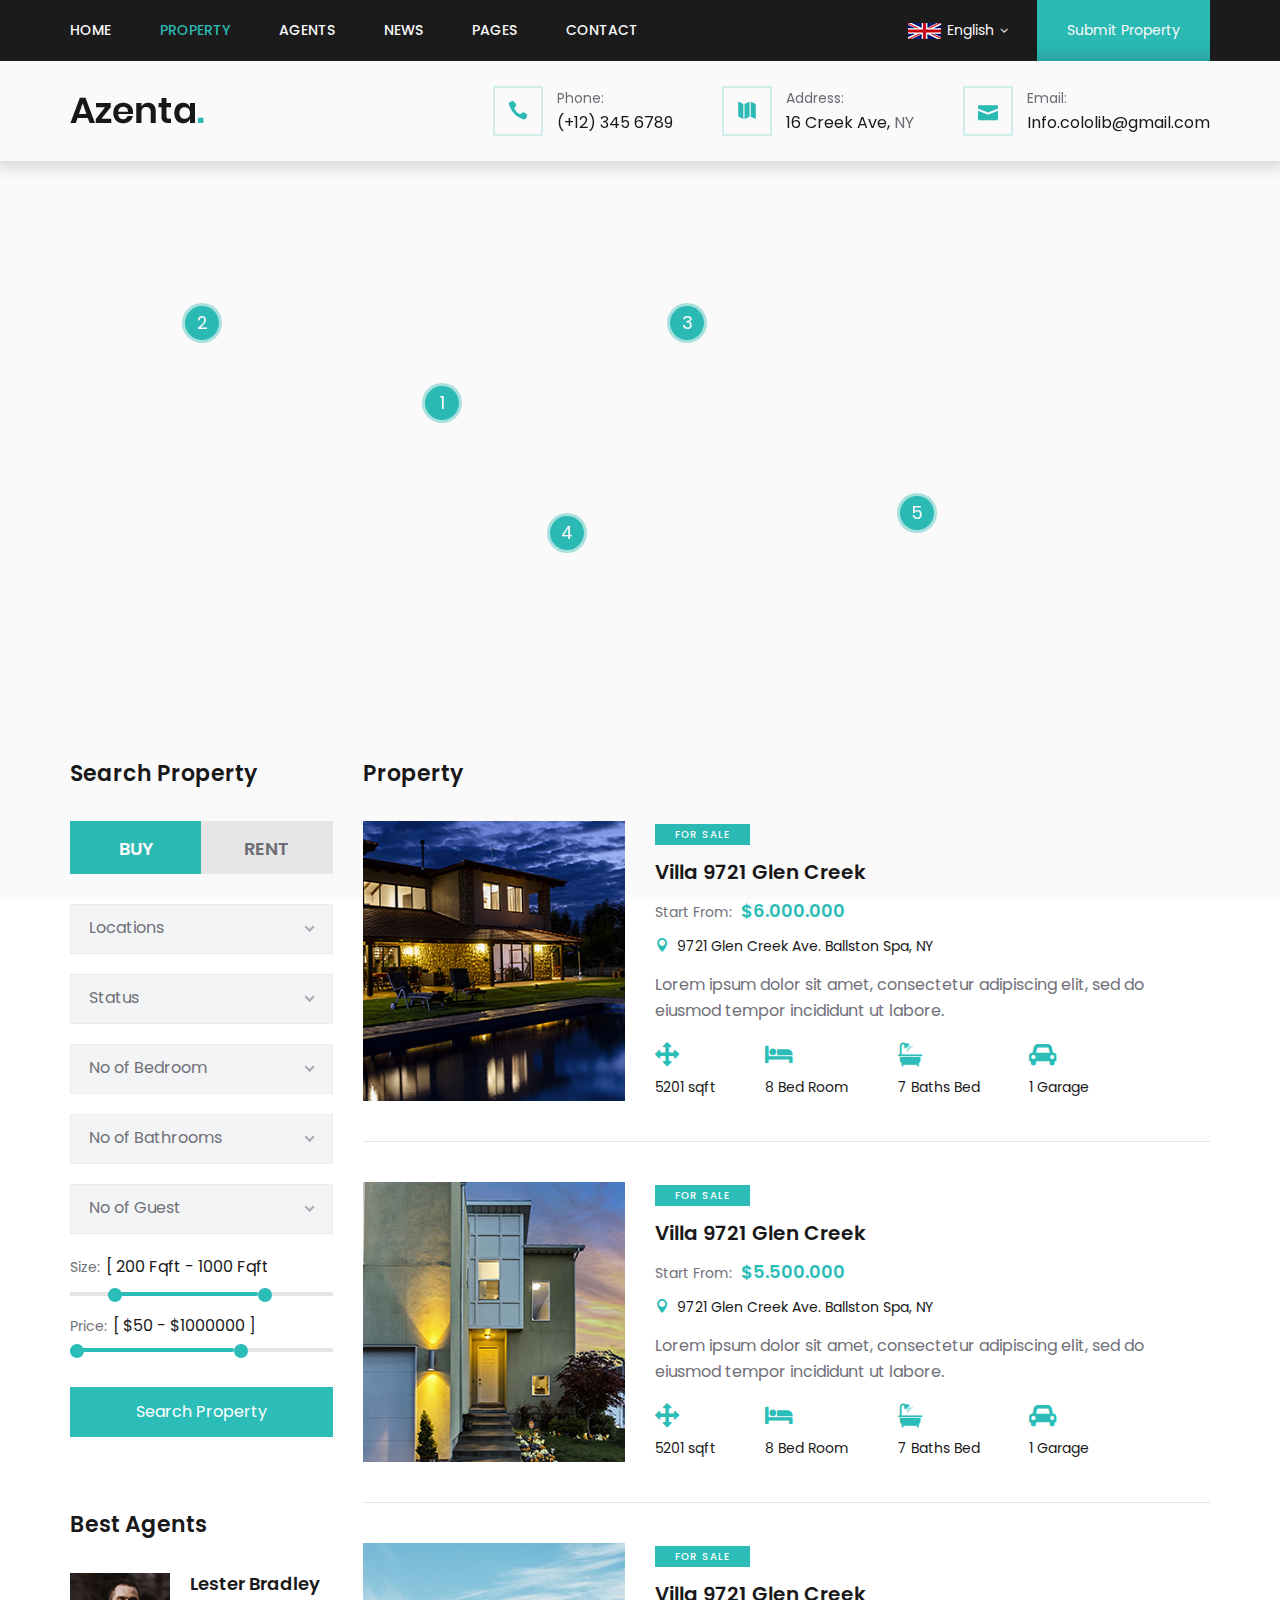
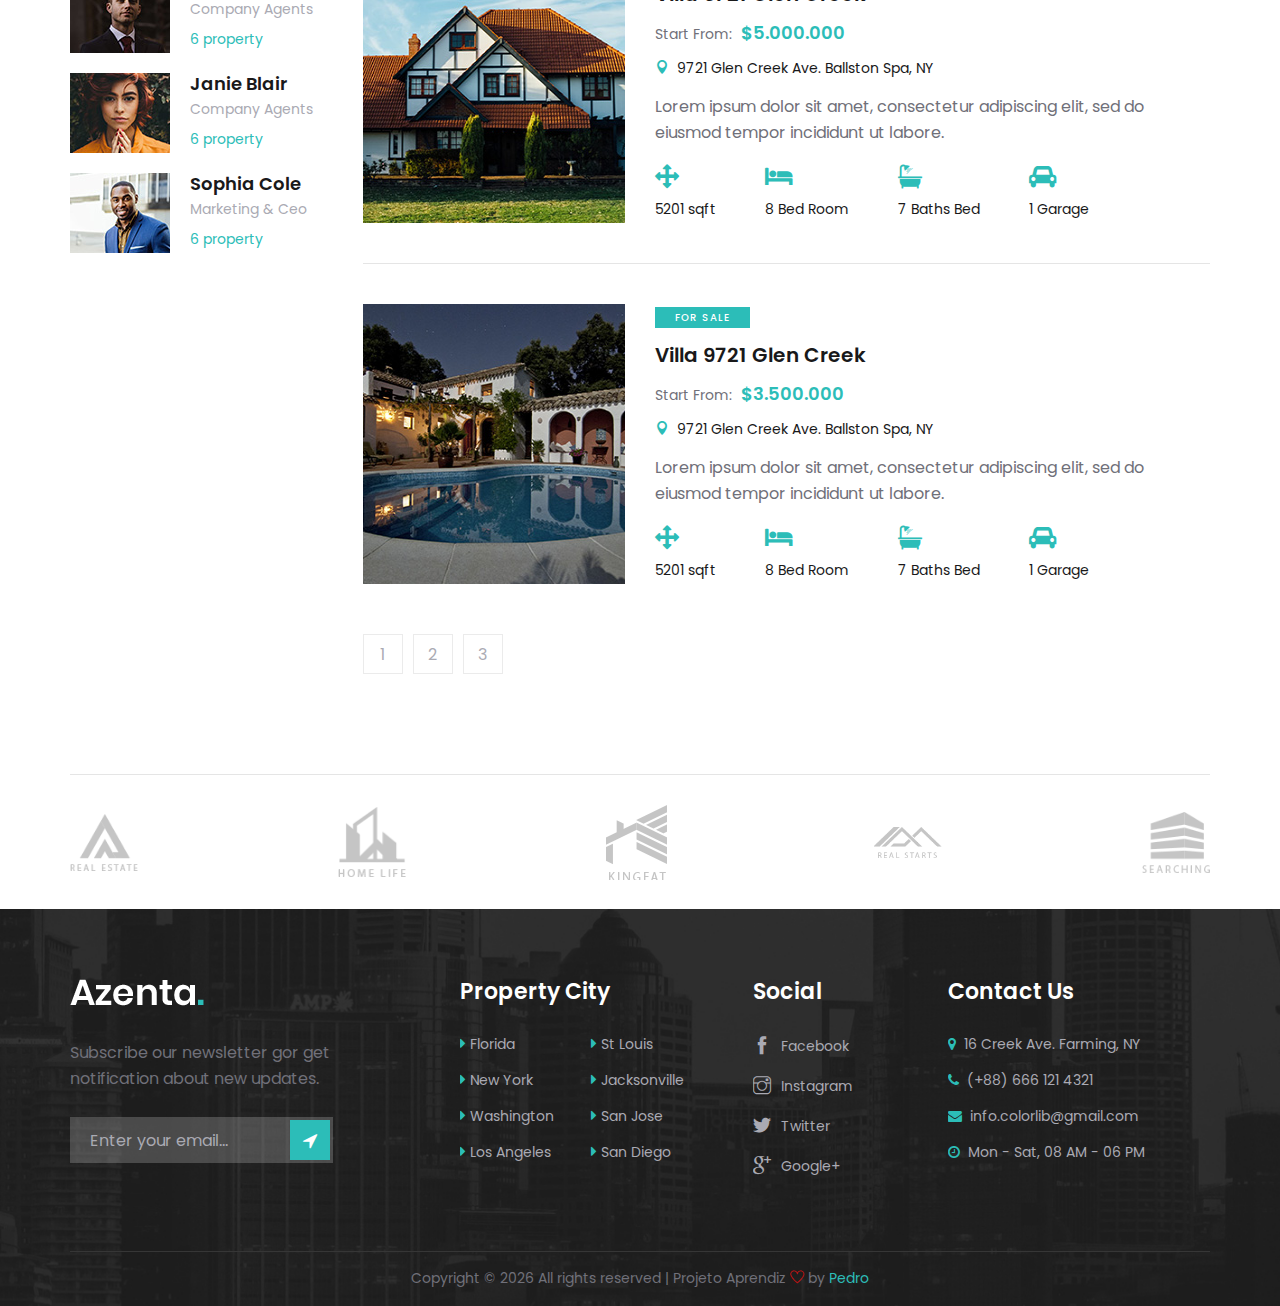
<file: property.html>
<!DOCTYPE html>
<html lang="zxx">

<head>
    <meta charset="UTF-8">
    <meta name="description" content="Azenta Template">
    <meta name="keywords" content="Azenta, unica, creative, html">
    <meta name="viewport" content="width=device-width, initial-scale=1.0">
    <meta http-equiv="X-UA-Compatible" content="ie=edge">
    <title>Projeto Aprendiz</title>

    <!-- Google Font -->
    <link href="https://fonts.googleapis.com/css?family=Poppins:300,400,500,600,700,800,900&display=swap"
        rel="stylesheet">

    <!-- Css Styles -->
    <link rel="stylesheet" href="css/bootstrap.min.css" type="text/css">
    <link rel="stylesheet" href="css/font-awesome.min.css" type="text/css">
    <link rel="stylesheet" href="css/elegant-icons.css" type="text/css">
    <link rel="stylesheet" href="css/themify-icons.css" type="text/css">
    <link rel="stylesheet" href="css/nice-select.css" type="text/css">
    <link rel="stylesheet" href="css/jquery-ui.min.css" type="text/css">
    <link rel="stylesheet" href="css/owl.carousel.min.css" type="text/css">
    <link rel="stylesheet" href="css/magnific-popup.css" type="text/css">
    <link rel="stylesheet" href="css/slicknav.min.css" type="text/css">
    <link rel="stylesheet" href="css/style.css" type="text/css">
</head>

<body>
    <!-- Page Preloder -->
    <div id="preloder">
        <div class="loader"></div>
    </div>

    <!-- Offcanvas Menu Section Begin -->
    <div class="offcanvas-menu-overlay"></div>
    <div class="canvas-open">
        <i class="icon_menu"></i>
    </div>
    <div class="offcanvas-menu-wrapper">
        <div class="canvas-close">
            <i class="icon_close"></i>
        </div>
        <div class="language-bar">
            <div class="language-option">
                <img src="img/flag.png" alt="">
                <span>English</span>
                <i class="fa fa-angle-down"></i>
                <div class="flag-dropdown">
                    <ul>
                        <li><a href="#">English</a></li>
                        <li><a href="#">Germany</a></li>
                        <li><a href="#">China</a></li>
                    </ul>
                </div>
            </div>
            <div class="property-btn">
                <a href="#" class="property-sub">Submit Property</a>
            </div>
        </div>
        <nav class="main-menu">
            <ul>
                <li><a href="/">Home</a></li>
                <li><a href="/property">Property</a></li>
                <li><a href="/agents">Agents</a></li>
                <li><a href="/news">News</a></li>
                <li><a href="/pages">Pages</a></li>
                <li><a href="/contact">Contact</a></li>
            </ul>
        </nav>
        <div class="nav-logo-right">
            <ul>
                <li>
                    <i class="icon_phone"></i>
                    <div class="info-text">
                        <span>Phone:</span>
                        <p>(+12) 345 6789</p>
                    </div>
                </li>
                <li>
                    <i class="icon_map"></i>
                    <div class="info-text">
                        <span>Address:</span>
                        <p>16 Creek Ave, <span>NY</span></p>
                    </div>
                </li>
                <li>
                    <i class="icon_mail"></i>
                    <div class="info-text">
                        <span>Email:</span>
                        <p>Info.cololib@gmail.com</p>
                    </div>
                </li>
            </ul>
        </div>
    </div>
    <!-- Offcanvas Menu Section End -->

    <!-- Header Section Begin -->
    <header class="header-section header-normal">
        <div class="top-nav">
            <div class="container">
                <div class="row">
                    <div class="col-lg-7">
                        <nav class="main-menu">
                            <ul>
                                <li><a href="/">Home</a></li>
                                <li class="active"><a href="/property">Property</a></li>
                                <li><a href="/agents">Agents</a></li>
                                <li><a href="/news">News</a></li>
                                <li><a href="/pages">Pages</a></li>
                                <li><a href="/contact">Contact</a></li>
                            </ul>
                        </nav>
                    </div>
                    <div class="col-lg-5">
                        <div class="top-right">
                            <div class="language-option">
                                <img src="img/flag.png" alt="">
                                <span>English</span>
                                <i class="fa fa-angle-down"></i>
                                <div class="flag-dropdown">
                                    <ul>
                                        <li><a href="#">English</a></li>
                                        <li><a href="#">Germany</a></li>
                                        <li><a href="#">China</a></li>
                                    </ul>
                                </div>
                            </div>
                            <a href="#" class="property-sub">Submit Property</a>
                        </div>
                    </div>
                </div>
            </div>
        </div>
        <div class="nav-logo">
            <div class="container">
                <div class="row">
                    <div class="col-lg-3">
                        <div class="logo">
                            <a href="/"><img src="img/logo.png" alt=""></a>
                        </div>
                    </div>
                    <div class="col-lg-9">
                        <div class="nav-logo-right">
                            <ul>
                                <li>
                                    <i class="icon_phone"></i>
                                    <div class="info-text">
                                        <span>Phone:</span>
                                        <p>(+12) 345 6789</p>
                                    </div>
                                </li>
                                <li>
                                    <i class="icon_map"></i>
                                    <div class="info-text">
                                        <span>Address:</span>
                                        <p>16 Creek Ave, <span>NY</span></p>
                                    </div>
                                </li>
                                <li>
                                    <i class="icon_mail"></i>
                                    <div class="info-text">
                                        <span>Email:</span>
                                        <p>Info.cololib@gmail.com</p>
                                    </div>
                                </li>
                            </ul>
                        </div>
                    </div>
                </div>
            </div>
        </div>
    </header>
    <!-- Header End -->

    <!-- Map Section Begin -->
    <div class="map">
        <iframe
            src="https://www.google.com/maps/embed?pb=!1m18!1m12!1m3!1d2942.5524090066037!2d-71.10245469994108!3d42.47980730490846!2m3!1f0!2f0!3f0!3m2!1i1024!2i768!4f13.1!3m3!1m2!1s0x89e3748250c43a43%3A0xe1b9879a5e9b6657!2sWinter%20Street%20Public%20Parking%20Lot!5e0!3m2!1sen!2sbd!4v1577299251173!5m2!1sen!2sbd"
            height="500" style="border:0;" allowfullscreen=""></iframe>
        <div class="icon-list">
            <div class="icon icon-1">
                1
            </div>
            <div class="icon icon-2">
                2
            </div>
            <div class="icon icon-3">
                3
            </div>
            <div class="icon icon-4">
                4
            </div>
            <div class="icon icon-5">
                5
            </div>
        </div>
    </div>
    <!-- Map Section End -->

    <!-- Property Section Begin -->
    <section class="property-section spad">
        <div class="container">
            <div class="row">
                <div class="col-lg-3">
                    <div class="property-sidebar">
                        <h4>Search Property</h4>
                        <form action="#" class="sidebar-search">
                            <div class="sidebar-btn">
                                <div class="bt-item">
                                    <input type="radio" name="s-type" id="st-buy" checked>
                                    <label for="st-buy">Buy</label>
                                </div>
                                <div class="bt-item">
                                    <input type="radio" name="s-type" id="st-rent">
                                    <label for="st-rent">Rent</label>
                                </div>
                            </div>
                            <select>
                                <option value="">Locations</option>
                            </select>
                            <select>
                                <option value="">Status</option>
                            </select>
                            <select>
                                <option value="">No of Bedroom</option>
                            </select>
                            <select>
                                <option value="">No of Bathrooms</option>
                            </select>
                            <select>
                                <option value="">No of Guest</option>
                            </select>
                            <div class="room-size-range">
                                <div class="price-text">
                                    <label for="roomsizeRangeP">Size:</label>
                                    <input type="text" id="roomsizeRangeP" readonly>
                                </div>
                                <div id="roomsize-range-P" class="slider"></div>
                            </div>
                            <div class="price-range-wrap">
                                <div class="price-text">
                                    <label for="priceRangeP">Price:</label>
                                    <input type="text" id="priceRangeP" readonly>
                                </div>
                                <div id="price-range-P" class="slider"></div>
                            </div>
                            <button type="submit" class="search-btn">Search Property</button>
                        </form>
                        <div class="best-agents">
                            <h4>Best Agents</h4>
                            <a href="#" class="ba-item">
                                <div class="ba-pic">
                                    <img src="img/properties/best-agent-1.jpg" alt="">
                                </div>
                                <div class="ba-text">
                                    <h5>Lester Bradley</h5>
                                    <span>Company Agents</span>
                                    <p class="property-items">6 property </p>
                                </div>
                            </a>
                            <a href="#" class="ba-item">
                                <div class="ba-pic">
                                    <img src="img/properties/best-agent-2.jpg" alt="">
                                </div>
                                <div class="ba-text">
                                    <h5>Janie Blair</h5>
                                    <span>Company Agents</span>
                                    <p class="property-items">6 property </p>
                                </div>
                            </a>
                            <a href="#" class="ba-item">
                                <div class="ba-pic">
                                    <img src="img/properties/best-agent-3.jpg" alt="">
                                </div>
                                <div class="ba-text">
                                    <h5>Sophia Cole</h5>
                                    <span>Marketing & Ceo</span>
                                    <p class="property-items">6 property </p>
                                </div>
                            </a>
                        </div>
                    </div>
                </div>
                <div class="col-lg-9">
                    <h4 class="property-title">Property</h4>
                    <div class="property-list">
                        <div class="single-property-item">
                            <div class="row">
                                <div class="col-md-4">
                                    <div class="property-pic">
                                        <img src="img/properties/property-1.jpg" alt="">
                                    </div>
                                </div>
                                <div class="col-md-8">
                                    <div class="property-text">
                                        <div class="s-text">For Sale</div>
                                        <h5 class="r-title">Villa 9721 Glen Creek</h5>
                                        <div class="room-price">
                                            <span>Start From:</span>
                                            <h5>$6.000.000</h5>
                                        </div>
                                        <div class="properties-location"><i class="icon_pin"></i> 9721 Glen Creek Ave.
                                            Ballston Spa, NY</div>
                                        <p>Lorem ipsum dolor sit amet, consectetur adipiscing elit, sed do eiusmod
                                            tempor
                                            incididunt ut labore.</p>
                                        <ul class="room-features">
                                            <li>
                                                <i class="fa fa-arrows"></i>
                                                <p>5201 sqft</p>
                                            </li>
                                            <li>
                                                <i class="fa fa-bed"></i>
                                                <p>8 Bed Room</p>
                                            </li>
                                            <li>
                                                <i class="fa fa-bath"></i>
                                                <p>7 Baths Bed</p>
                                            </li>
                                            <li>
                                                <i class="fa fa-car"></i>
                                                <p>1 Garage</p>
                                            </li>
                                        </ul>
                                    </div>
                                </div>
                            </div>
                        </div>
                        <div class="single-property-item">
                            <div class="row">
                                <div class="col-md-4">
                                    <div class="property-pic">
                                        <img src="img/properties/property-2.jpg" alt="">
                                    </div>
                                </div>
                                <div class="col-md-8">
                                    <div class="property-text">
                                        <div class="s-text">For Sale</div>
                                        <h5 class="r-title">Villa 9721 Glen Creek</h5>
                                        <div class="room-price">
                                            <span>Start From:</span>
                                            <h5>$5.500.000</h5>
                                        </div>
                                        <div class="properties-location"><i class="icon_pin"></i> 9721 Glen Creek Ave.
                                            Ballston Spa, NY</div>
                                        <p>Lorem ipsum dolor sit amet, consectetur adipiscing elit, sed do eiusmod
                                            tempor
                                            incididunt ut labore.</p>
                                        <ul class="room-features">
                                            <li>
                                                <i class="fa fa-arrows"></i>
                                                <p>5201 sqft</p>
                                            </li>
                                            <li>
                                                <i class="fa fa-bed"></i>
                                                <p>8 Bed Room</p>
                                            </li>
                                            <li>
                                                <i class="fa fa-bath"></i>
                                                <p>7 Baths Bed</p>
                                            </li>
                                            <li>
                                                <i class="fa fa-car"></i>
                                                <p>1 Garage</p>
                                            </li>
                                        </ul>
                                    </div>
                                </div>
                            </div>
                        </div>
                        <div class="single-property-item">
                            <div class="row">
                                <div class="col-md-4">
                                    <div class="property-pic">
                                        <img src="img/properties/property-3.jpg" alt="">
                                    </div>
                                </div>
                                <div class="col-md-8">
                                    <div class="property-text">
                                        <div class="s-text">For Sale</div>
                                        <h5 class="r-title">Villa 9721 Glen Creek</h5>
                                        <div class="room-price">
                                            <span>Start From:</span>
                                            <h5>$5.000.000</h5>
                                        </div>
                                        <div class="properties-location"><i class="icon_pin"></i> 9721 Glen Creek Ave.
                                            Ballston Spa, NY</div>
                                        <p>Lorem ipsum dolor sit amet, consectetur adipiscing elit, sed do eiusmod
                                            tempor
                                            incididunt ut labore.</p>
                                        <ul class="room-features">
                                            <li>
                                                <i class="fa fa-arrows"></i>
                                                <p>5201 sqft</p>
                                            </li>
                                            <li>
                                                <i class="fa fa-bed"></i>
                                                <p>8 Bed Room</p>
                                            </li>
                                            <li>
                                                <i class="fa fa-bath"></i>
                                                <p>7 Baths Bed</p>
                                            </li>
                                            <li>
                                                <i class="fa fa-car"></i>
                                                <p>1 Garage</p>
                                            </li>
                                        </ul>
                                    </div>
                                </div>
                            </div>
                        </div>
                        <div class="single-property-item">
                            <div class="row">
                                <div class="col-md-4">
                                    <div class="property-pic">
                                        <img src="img/properties/property-4.jpg" alt="">
                                    </div>
                                </div>
                                <div class="col-md-8">
                                    <div class="property-text">
                                        <div class="s-text">For Sale</div>
                                        <h5 class="r-title">Villa 9721 Glen Creek</h5>
                                        <div class="room-price">
                                            <span>Start From:</span>
                                            <h5>$3.500.000</h5>
                                        </div>
                                        <div class="properties-location"><i class="icon_pin"></i> 9721 Glen Creek Ave.
                                            Ballston Spa, NY</div>
                                        <p>Lorem ipsum dolor sit amet, consectetur adipiscing elit, sed do eiusmod
                                            tempor
                                            incididunt ut labore.</p>
                                        <ul class="room-features">
                                            <li>
                                                <i class="fa fa-arrows"></i>
                                                <p>5201 sqft</p>
                                            </li>
                                            <li>
                                                <i class="fa fa-bed"></i>
                                                <p>8 Bed Room</p>
                                            </li>
                                            <li>
                                                <i class="fa fa-bath"></i>
                                                <p>7 Baths Bed</p>
                                            </li>
                                            <li>
                                                <i class="fa fa-car"></i>
                                                <p>1 Garage</p>
                                            </li>
                                        </ul>
                                    </div>
                                </div>
                            </div>
                        </div>
                    </div>
                    <div class="property-pagination">
                        <a href="#">1</a>
                        <a href="#">2</a>
                        <a href="#">3</a>
                    </div>
                </div>
            </div>
        </div>
    </section>
    <!-- Property Section End -->

    <!-- Partner Carousel Section Begin -->
    <div class="partner-section">
        <div class="container">
            <div class="partner-carousel owl-carousel">
                <a href="#" class="partner-logo">
                    <div class="partner-logo-tablecell">
                        <img src="img/partner/partner-1.png" alt="">
                    </div>
                </a>
                <a href="#" class="partner-logo">
                    <div class="partner-logo-tablecell">
                        <img src="img/partner/partner-2.png" alt="">
                    </div>
                </a>
                <a href="#" class="partner-logo">
                    <div class="partner-logo-tablecell">
                        <img src="img/partner/partner-3.png" alt="">
                    </div>
                </a>
                <a href="#" class="partner-logo">
                    <div class="partner-logo-tablecell">
                        <img src="img/partner/partner-4.png" alt="">
                    </div>
                </a>
                <a href="#" class="partner-logo">
                    <div class="partner-logo-tablecell">
                        <img src="img/partner/partner-5.png" alt="">
                    </div>
                </a>
            </div>
        </div>
    </div>
    <!-- Partner Carousel Section End -->

    <!-- Footer Section Begin -->
    <footer class="footer-section set-bg" data-setbg="img/footer-bg.jpg">
        <div class="container">
            <div class="footer-text">
                <div class="row">
                    <div class="col-lg-3">
                        <div class="footer-logo">
                            <div class="logo">
                                <a href="#"><img src="img/footer-logo.png" alt=""></a>
                            </div>
                            <p>Subscribe our newsletter gor get notification about new updates.</p>
                            <form action="#" class="newslatter-form">
                                <input type="text" placeholder="Enter your email...">
                                <button type="submit"><i class="fa fa-location-arrow"></i></button>
                            </form>
                        </div>
                    </div>
                    <div class="col-lg-3 offset-lg-1">
                        <div class="footer-widget">
                            <h4>Property City</h4>
                            <ul>
                                <li><i class="fa fa-caret-right"></i> <a href="#">Florida</a></li>
                                <li><i class="fa fa-caret-right"></i> <a href="#">New York</a></li>
                                <li><i class="fa fa-caret-right"></i> <a href="#">Washington</a></li>
                                <li><i class="fa fa-caret-right"></i> <a href="#">Los Angeles</a></li>
                            </ul>
                            <ul>
                                <li><i class="fa fa-caret-right"></i> <a href="#">St Louis</a></li>
                                <li><i class="fa fa-caret-right"></i> <a href="#">Jacksonville</a></li>
                                <li><i class="fa fa-caret-right"></i> <a href="#">San Jose</a></li>
                                <li><i class="fa fa-caret-right"></i> <a href="#">San Diego</a></li>
                            </ul>
                        </div>
                    </div>
                    <div class="col-lg-2">
                        <div class="footer-widget">
                            <h4>Social</h4>
                            <ul class="social">
                                <li><i class="ti-facebook"></i> <a href="#">Facebook</a></li>
                                <li><i class="ti-instagram"></i> <a href="#">Instagram</a></li>
                                <li><i class="ti-twitter-alt"></i> <a href="#">Twitter</a></li>
                                <li><i class="ti-google"></i> <a href="#">Google+</a></li>
                            </ul>
                        </div>
                    </div>
                    <div class="col-lg-3">
                        <div class="footer-widget">
                            <h4>Contact Us</h4>
                            <ul class="contact-option">
                                <li><i class="fa fa-map-marker"></i> 16 Creek Ave. Farming, NY</li>
                                <li><i class="fa fa-phone"></i> (+88) 666 121 4321</li>
                                <li><i class="fa fa-envelope"></i> info.colorlib@gmail.com</li>
                                <li><i class="fa fa-clock-o"></i> Mon - Sat, 08 AM - 06 PM</li>
                            </ul>
                        </div>
                    </div>
                </div>
            </div>
            <div class="copyright-text">
                <p>
                    <p>
                        <!-- Link back to Colorlib can't be removed. Template is licensed under CC BY 3.0. -->
                        Copyright &copy;
                        <script>document.write(new Date().getFullYear());</script> All rights reserved | Projeto
                        Aprendiz <i class="ti-heart" aria-hidden="true"></i> by <a href="https://colorlib.com"
                            target="_blank">Pedro</a>
                        <!-- Link back to Colorlib can't be removed. Template is licensed under CC BY 3.0. -->
                    </p>
                </p>
            </div>
        </div>
    </footer>
    <!-- Footer Section End -->

    <!-- Js Plugins -->
    <script src="js/jquery-3.3.1.min.js"></script>
    <script src="js/bootstrap.min.js"></script>
    <script src="js/jquery.magnific-popup.min.js"></script>
    <script src="js/jquery.nice-select.min.js"></script>
    <script src="js/jquery.slicknav.js"></script>
    <script src="js/jquery-ui.min.js"></script>
    <script src="js/owl.carousel.min.js"></script>
    <script src="js/main.js"></script>
</body>

</html>
</file>
<file: css/elegant-icons.css>
@font-face {
	font-family: 'ElegantIcons';
	src:url('../fonts/ElegantIcons.eot');
	src:url('../fonts/ElegantIcons.eot?#iefix') format('embedded-opentype'),
		url('../fonts/ElegantIcons.woff') format('woff'),
		url('../fonts/ElegantIcons.ttf') format('truetype'),
		url('../fonts/ElegantIcons.svg#ElegantIcons') format('svg');
	font-weight: normal;
	font-style: normal;
}

/* Use the following CSS code if you want to use data attributes for inserting your icons */
[data-icon]:before {
	font-family: 'ElegantIcons';
	content: attr(data-icon);
	speak: none;
	font-weight: normal;
	font-variant: normal;
	text-transform: none;
	line-height: 1;
	-webkit-font-smoothing: antialiased;
	-moz-osx-font-smoothing: grayscale;
}

/* Use the following CSS code if you want to have a class per icon */
/*
Instead of a list of all class selectors,
you can use the generic selector below, but it's slower:
[class*="your-class-prefix"] {
*/
.arrow_up, .arrow_down, .arrow_left, .arrow_right, .arrow_left-up, .arrow_right-up, .arrow_right-down, .arrow_left-down, .arrow-up-down, .arrow_up-down_alt, .arrow_left-right_alt, .arrow_left-right, .arrow_expand_alt2, .arrow_expand_alt, .arrow_condense, .arrow_expand, .arrow_move, .arrow_carrot-up, .arrow_carrot-down, .arrow_carrot-left, .arrow_carrot-right, .arrow_carrot-2up, .arrow_carrot-2down, .arrow_carrot-2left, .arrow_carrot-2right, .arrow_carrot-up_alt2, .arrow_carrot-down_alt2, .arrow_carrot-left_alt2, .arrow_carrot-right_alt2, .arrow_carrot-2up_alt2, .arrow_carrot-2down_alt2, .arrow_carrot-2left_alt2, .arrow_carrot-2right_alt2, .arrow_triangle-up, .arrow_triangle-down, .arrow_triangle-left, .arrow_triangle-right, .arrow_triangle-up_alt2, .arrow_triangle-down_alt2, .arrow_triangle-left_alt2, .arrow_triangle-right_alt2, .arrow_back, .icon_minus-06, .icon_plus, .icon_close, .icon_check, .icon_minus_alt2, .icon_plus_alt2, .icon_close_alt2, .icon_check_alt2, .icon_zoom-out_alt, .icon_zoom-in_alt, .icon_search, .icon_box-empty, .icon_box-selected, .icon_minus-box, .icon_plus-box, .icon_box-checked, .icon_circle-empty, .icon_circle-slelected, .icon_stop_alt2, .icon_stop, .icon_pause_alt2, .icon_pause, .icon_menu, .icon_menu-square_alt2, .icon_menu-circle_alt2, .icon_ul, .icon_ol, .icon_adjust-horiz, .icon_adjust-vert, .icon_document_alt, .icon_documents_alt, .icon_pencil, .icon_pencil-edit_alt, .icon_pencil-edit, .icon_folder-alt, .icon_folder-open_alt, .icon_folder-add_alt, .icon_info_alt, .icon_error-oct_alt, .icon_error-circle_alt, .icon_error-triangle_alt, .icon_question_alt2, .icon_question, .icon_comment_alt, .icon_chat_alt, .icon_vol-mute_alt, .icon_volume-low_alt, .icon_volume-high_alt, .icon_quotations, .icon_quotations_alt2, .icon_clock_alt, .icon_lock_alt, .icon_lock-open_alt, .icon_key_alt, .icon_cloud_alt, .icon_cloud-upload_alt, .icon_cloud-download_alt, .icon_image, .icon_images, .icon_lightbulb_alt, .icon_gift_alt, .icon_house_alt, .icon_genius, .icon_mobile, .icon_tablet, .icon_laptop, .icon_desktop, .icon_camera_alt, .icon_mail_alt, .icon_cone_alt, .icon_ribbon_alt, .icon_bag_alt, .icon_creditcard, .icon_cart_alt, .icon_paperclip, .icon_tag_alt, .icon_tags_alt, .icon_trash_alt, .icon_cursor_alt, .icon_mic_alt, .icon_compass_alt, .icon_pin_alt, .icon_pushpin_alt, .icon_map_alt, .icon_drawer_alt, .icon_toolbox_alt, .icon_book_alt, .icon_calendar, .icon_film, .icon_table, .icon_contacts_alt, .icon_headphones, .icon_lifesaver, .icon_piechart, .icon_refresh, .icon_link_alt, .icon_link, .icon_loading, .icon_blocked, .icon_archive_alt, .icon_heart_alt, .icon_star_alt, .icon_star-half_alt, .icon_star, .icon_star-half, .icon_tools, .icon_tool, .icon_cog, .icon_cogs, .arrow_up_alt, .arrow_down_alt, .arrow_left_alt, .arrow_right_alt, .arrow_left-up_alt, .arrow_right-up_alt, .arrow_right-down_alt, .arrow_left-down_alt, .arrow_condense_alt, .arrow_expand_alt3, .arrow_carrot_up_alt, .arrow_carrot-down_alt, .arrow_carrot-left_alt, .arrow_carrot-right_alt, .arrow_carrot-2up_alt, .arrow_carrot-2dwnn_alt, .arrow_carrot-2left_alt, .arrow_carrot-2right_alt, .arrow_triangle-up_alt, .arrow_triangle-down_alt, .arrow_triangle-left_alt, .arrow_triangle-right_alt, .icon_minus_alt, .icon_plus_alt, .icon_close_alt, .icon_check_alt, .icon_zoom-out, .icon_zoom-in, .icon_stop_alt, .icon_menu-square_alt, .icon_menu-circle_alt, .icon_document, .icon_documents, .icon_pencil_alt, .icon_folder, .icon_folder-open, .icon_folder-add, .icon_folder_upload, .icon_folder_download, .icon_info, .icon_error-circle, .icon_error-oct, .icon_error-triangle, .icon_question_alt, .icon_comment, .icon_chat, .icon_vol-mute, .icon_volume-low, .icon_volume-high, .icon_quotations_alt, .icon_clock, .icon_lock, .icon_lock-open, .icon_key, .icon_cloud, .icon_cloud-upload, .icon_cloud-download, .icon_lightbulb, .icon_gift, .icon_house, .icon_camera, .icon_mail, .icon_cone, .icon_ribbon, .icon_bag, .icon_cart, .icon_tag, .icon_tags, .icon_trash, .icon_cursor, .icon_mic, .icon_compass, .icon_pin, .icon_pushpin, .icon_map, .icon_drawer, .icon_toolbox, .icon_book, .icon_contacts, .icon_archive, .icon_heart, .icon_profile, .icon_group, .icon_grid-2x2, .icon_grid-3x3, .icon_music, .icon_pause_alt, .icon_phone, .icon_upload, .icon_download, .social_facebook, .social_twitter, .social_pinterest, .social_googleplus, .social_tumblr, .social_tumbleupon, .social_wordpress, .social_instagram, .social_dribbble, .social_vimeo, .social_linkedin, .social_rss, .social_deviantart, .social_share, .social_myspace, .social_skype, .social_youtube, .social_picassa, .social_googledrive, .social_flickr, .social_blogger, .social_spotify, .social_delicious, .social_facebook_circle, .social_twitter_circle, .social_pinterest_circle, .social_googleplus_circle, .social_tumblr_circle, .social_stumbleupon_circle, .social_wordpress_circle, .social_instagram_circle, .social_dribbble_circle, .social_vimeo_circle, .social_linkedin_circle, .social_rss_circle, .social_deviantart_circle, .social_share_circle, .social_myspace_circle, .social_skype_circle, .social_youtube_circle, .social_picassa_circle, .social_googledrive_alt2, .social_flickr_circle, .social_blogger_circle, .social_spotify_circle, .social_delicious_circle, .social_facebook_square, .social_twitter_square, .social_pinterest_square, .social_googleplus_square, .social_tumblr_square, .social_stumbleupon_square, .social_wordpress_square, .social_instagram_square, .social_dribbble_square, .social_vimeo_square, .social_linkedin_square, .social_rss_square, .social_deviantart_square, .social_share_square, .social_myspace_square, .social_skype_square, .social_youtube_square, .social_picassa_square, .social_googledrive_square, .social_flickr_square, .social_blogger_square, .social_spotify_square, .social_delicious_square, .icon_printer, .icon_calulator, .icon_building, .icon_floppy, .icon_drive, .icon_search-2, .icon_id, .icon_id-2, .icon_puzzle, .icon_like, .icon_dislike, .icon_mug, .icon_currency, .icon_wallet, .icon_pens, .icon_easel, .icon_flowchart, .icon_datareport, .icon_briefcase, .icon_shield, .icon_percent, .icon_globe, .icon_globe-2, .icon_target, .icon_hourglass, .icon_balance, .icon_rook, .icon_printer-alt, .icon_calculator_alt, .icon_building_alt, .icon_floppy_alt, .icon_drive_alt, .icon_search_alt, .icon_id_alt, .icon_id-2_alt, .icon_puzzle_alt, .icon_like_alt, .icon_dislike_alt, .icon_mug_alt, .icon_currency_alt, .icon_wallet_alt, .icon_pens_alt, .icon_easel_alt, .icon_flowchart_alt, .icon_datareport_alt, .icon_briefcase_alt, .icon_shield_alt, .icon_percent_alt, .icon_globe_alt, .icon_clipboard {
	font-family: 'ElegantIcons';
	speak: none;
	font-style: normal;
	font-weight: normal;
	font-variant: normal;
	text-transform: none;
	line-height: 1;
	-webkit-font-smoothing: antialiased;
}
.arrow_up:before {
	content: "\21";
}
.arrow_down:before {
	content: "\22";
}
.arrow_left:before {
	content: "\23";
}
.arrow_right:before {
	content: "\24";
}
.arrow_left-up:before {
	content: "\25";
}
.arrow_right-up:before {
	content: "\26";
}
.arrow_right-down:before {
	content: "\27";
}
.arrow_left-down:before {
	content: "\28";
}
.arrow-up-down:before {
	content: "\29";
}
.arrow_up-down_alt:before {
	content: "\2a";
}
.arrow_left-right_alt:before {
	content: "\2b";
}
.arrow_left-right:before {
	content: "\2c";
}
.arrow_expand_alt2:before {
	content: "\2d";
}
.arrow_expand_alt:before {
	content: "\2e";
}
.arrow_condense:before {
	content: "\2f";
}
.arrow_expand:before {
	content: "\30";
}
.arrow_move:before {
	content: "\31";
}
.arrow_carrot-up:before {
	content: "\32";
}
.arrow_carrot-down:before {
	content: "\33";
}
.arrow_carrot-left:before {
	content: "\34";
}
.arrow_carrot-right:before {
	content: "\35";
}
.arrow_carrot-2up:before {
	content: "\36";
}
.arrow_carrot-2down:before {
	content: "\37";
}
.arrow_carrot-2left:before {
	content: "\38";
}
.arrow_carrot-2right:before {
	content: "\39";
}
.arrow_carrot-up_alt2:before {
	content: "\3a";
}
.arrow_carrot-down_alt2:before {
	content: "\3b";
}
.arrow_carrot-left_alt2:before {
	content: "\3c";
}
.arrow_carrot-right_alt2:before {
	content: "\3d";
}
.arrow_carrot-2up_alt2:before {
	content: "\3e";
}
.arrow_carrot-2down_alt2:before {
	content: "\3f";
}
.arrow_carrot-2left_alt2:before {
	content: "\40";
}
.arrow_carrot-2right_alt2:before {
	content: "\41";
}
.arrow_triangle-up:before {
	content: "\42";
}
.arrow_triangle-down:before {
	content: "\43";
}
.arrow_triangle-left:before {
	content: "\44";
}
.arrow_triangle-right:before {
	content: "\45";
}
.arrow_triangle-up_alt2:before {
	content: "\46";
}
.arrow_triangle-down_alt2:before {
	content: "\47";
}
.arrow_triangle-left_alt2:before {
	content: "\48";
}
.arrow_triangle-right_alt2:before {
	content: "\49";
}
.arrow_back:before {
	content: "\4a";
}
.icon_minus-06:before {
	content: "\4b";
}
.icon_plus:before {
	content: "\4c";
}
.icon_close:before {
	content: "\4d";
}
.icon_check:before {
	content: "\4e";
}
.icon_minus_alt2:before {
	content: "\4f";
}
.icon_plus_alt2:before {
	content: "\50";
}
.icon_close_alt2:before {
	content: "\51";
}
.icon_check_alt2:before {
	content: "\52";
}
.icon_zoom-out_alt:before {
	content: "\53";
}
.icon_zoom-in_alt:before {
	content: "\54";
}
.icon_search:before {
	content: "\55";
}
.icon_box-empty:before {
	content: "\56";
}
.icon_box-selected:before {
	content: "\57";
}
.icon_minus-box:before {
	content: "\58";
}
.icon_plus-box:before {
	content: "\59";
}
.icon_box-checked:before {
	content: "\5a";
}
.icon_circle-empty:before {
	content: "\5b";
}
.icon_circle-slelected:before {
	content: "\5c";
}
.icon_stop_alt2:before {
	content: "\5d";
}
.icon_stop:before {
	content: "\5e";
}
.icon_pause_alt2:before {
	content: "\5f";
}
.icon_pause:before {
	content: "\60";
}
.icon_menu:before {
	content: "\61";
}
.icon_menu-square_alt2:before {
	content: "\62";
}
.icon_menu-circle_alt2:before {
	content: "\63";
}
.icon_ul:before {
	content: "\64";
}
.icon_ol:before {
	content: "\65";
}
.icon_adjust-horiz:before {
	content: "\66";
}
.icon_adjust-vert:before {
	content: "\67";
}
.icon_document_alt:before {
	content: "\68";
}
.icon_documents_alt:before {
	content: "\69";
}
.icon_pencil:before {
	content: "\6a";
}
.icon_pencil-edit_alt:before {
	content: "\6b";
}
.icon_pencil-edit:before {
	content: "\6c";
}
.icon_folder-alt:before {
	content: "\6d";
}
.icon_folder-open_alt:before {
	content: "\6e";
}
.icon_folder-add_alt:before {
	content: "\6f";
}
.icon_info_alt:before {
	content: "\70";
}
.icon_error-oct_alt:before {
	content: "\71";
}
.icon_error-circle_alt:before {
	content: "\72";
}
.icon_error-triangle_alt:before {
	content: "\73";
}
.icon_question_alt2:before {
	content: "\74";
}
.icon_question:before {
	content: "\75";
}
.icon_comment_alt:before {
	content: "\76";
}
.icon_chat_alt:before {
	content: "\77";
}
.icon_vol-mute_alt:before {
	content: "\78";
}
.icon_volume-low_alt:before {
	content: "\79";
}
.icon_volume-high_alt:before {
	content: "\7a";
}
.icon_quotations:before {
	content: "\7b";
}
.icon_quotations_alt2:before {
	content: "\7c";
}
.icon_clock_alt:before {
	content: "\7d";
}
.icon_lock_alt:before {
	content: "\7e";
}
.icon_lock-open_alt:before {
	content: "\e000";
}
.icon_key_alt:before {
	content: "\e001";
}
.icon_cloud_alt:before {
	content: "\e002";
}
.icon_cloud-upload_alt:before {
	content: "\e003";
}
.icon_cloud-download_alt:before {
	content: "\e004";
}
.icon_image:before {
	content: "\e005";
}
.icon_images:before {
	content: "\e006";
}
.icon_lightbulb_alt:before {
	content: "\e007";
}
.icon_gift_alt:before {
	content: "\e008";
}
.icon_house_alt:before {
	content: "\e009";
}
.icon_genius:before {
	content: "\e00a";
}
.icon_mobile:before {
	content: "\e00b";
}
.icon_tablet:before {
	content: "\e00c";
}
.icon_laptop:before {
	content: "\e00d";
}
.icon_desktop:before {
	content: "\e00e";
}
.icon_camera_alt:before {
	content: "\e00f";
}
.icon_mail_alt:before {
	content: "\e010";
}
.icon_cone_alt:before {
	content: "\e011";
}
.icon_ribbon_alt:before {
	content: "\e012";
}
.icon_bag_alt:before {
	content: "\e013";
}
.icon_creditcard:before {
	content: "\e014";
}
.icon_cart_alt:before {
	content: "\e015";
}
.icon_paperclip:before {
	content: "\e016";
}
.icon_tag_alt:before {
	content: "\e017";
}
.icon_tags_alt:before {
	content: "\e018";
}
.icon_trash_alt:before {
	content: "\e019";
}
.icon_cursor_alt:before {
	content: "\e01a";
}
.icon_mic_alt:before {
	content: "\e01b";
}
.icon_compass_alt:before {
	content: "\e01c";
}
.icon_pin_alt:before {
	content: "\e01d";
}
.icon_pushpin_alt:before {
	content: "\e01e";
}
.icon_map_alt:before {
	content: "\e01f";
}
.icon_drawer_alt:before {
	content: "\e020";
}
.icon_toolbox_alt:before {
	content: "\e021";
}
.icon_book_alt:before {
	content: "\e022";
}
.icon_calendar:before {
	content: "\e023";
}
.icon_film:before {
	content: "\e024";
}
.icon_table:before {
	content: "\e025";
}
.icon_contacts_alt:before {
	content: "\e026";
}
.icon_headphones:before {
	content: "\e027";
}
.icon_lifesaver:before {
	content: "\e028";
}
.icon_piechart:before {
	content: "\e029";
}
.icon_refresh:before {
	content: "\e02a";
}
.icon_link_alt:before {
	content: "\e02b";
}
.icon_link:before {
	content: "\e02c";
}
.icon_loading:before {
	content: "\e02d";
}
.icon_blocked:before {
	content: "\e02e";
}
.icon_archive_alt:before {
	content: "\e02f";
}
.icon_heart_alt:before {
	content: "\e030";
}
.icon_star_alt:before {
	content: "\e031";
}
.icon_star-half_alt:before {
	content: "\e032";
}
.icon_star:before {
	content: "\e033";
}
.icon_star-half:before {
	content: "\e034";
}
.icon_tools:before {
	content: "\e035";
}
.icon_tool:before {
	content: "\e036";
}
.icon_cog:before {
	content: "\e037";
}
.icon_cogs:before {
	content: "\e038";
}
.arrow_up_alt:before {
	content: "\e039";
}
.arrow_down_alt:before {
	content: "\e03a";
}
.arrow_left_alt:before {
	content: "\e03b";
}
.arrow_right_alt:before {
	content: "\e03c";
}
.arrow_left-up_alt:before {
	content: "\e03d";
}
.arrow_right-up_alt:before {
	content: "\e03e";
}
.arrow_right-down_alt:before {
	content: "\e03f";
}
.arrow_left-down_alt:before {
	content: "\e040";
}
.arrow_condense_alt:before {
	content: "\e041";
}
.arrow_expand_alt3:before {
	content: "\e042";
}
.arrow_carrot_up_alt:before {
	content: "\e043";
}
.arrow_carrot-down_alt:before {
	content: "\e044";
}
.arrow_carrot-left_alt:before {
	content: "\e045";
}
.arrow_carrot-right_alt:before {
	content: "\e046";
}
.arrow_carrot-2up_alt:before {
	content: "\e047";
}
.arrow_carrot-2dwnn_alt:before {
	content: "\e048";
}
.arrow_carrot-2left_alt:before {
	content: "\e049";
}
.arrow_carrot-2right_alt:before {
	content: "\e04a";
}
.arrow_triangle-up_alt:before {
	content: "\e04b";
}
.arrow_triangle-down_alt:before {
	content: "\e04c";
}
.arrow_triangle-left_alt:before {
	content: "\e04d";
}
.arrow_triangle-right_alt:before {
	content: "\e04e";
}
.icon_minus_alt:before {
	content: "\e04f";
}
.icon_plus_alt:before {
	content: "\e050";
}
.icon_close_alt:before {
	content: "\e051";
}
.icon_check_alt:before {
	content: "\e052";
}
.icon_zoom-out:before {
	content: "\e053";
}
.icon_zoom-in:before {
	content: "\e054";
}
.icon_stop_alt:before {
	content: "\e055";
}
.icon_menu-square_alt:before {
	content: "\e056";
}
.icon_menu-circle_alt:before {
	content: "\e057";
}
.icon_document:before {
	content: "\e058";
}
.icon_documents:before {
	content: "\e059";
}
.icon_pencil_alt:before {
	content: "\e05a";
}
.icon_folder:before {
	content: "\e05b";
}
.icon_folder-open:before {
	content: "\e05c";
}
.icon_folder-add:before {
	content: "\e05d";
}
.icon_folder_upload:before {
	content: "\e05e";
}
.icon_folder_download:before {
	content: "\e05f";
}
.icon_info:before {
	content: "\e060";
}
.icon_error-circle:before {
	content: "\e061";
}
.icon_error-oct:before {
	content: "\e062";
}
.icon_error-triangle:before {
	content: "\e063";
}
.icon_question_alt:before {
	content: "\e064";
}
.icon_comment:before {
	content: "\e065";
}
.icon_chat:before {
	content: "\e066";
}
.icon_vol-mute:before {
	content: "\e067";
}
.icon_volume-low:before {
	content: "\e068";
}
.icon_volume-high:before {
	content: "\e069";
}
.icon_quotations_alt:before {
	content: "\e06a";
}
.icon_clock:before {
	content: "\e06b";
}
.icon_lock:before {
	content: "\e06c";
}
.icon_lock-open:before {
	content: "\e06d";
}
.icon_key:before {
	content: "\e06e";
}
.icon_cloud:before {
	content: "\e06f";
}
.icon_cloud-upload:before {
	content: "\e070";
}
.icon_cloud-download:before {
	content: "\e071";
}
.icon_lightbulb:before {
	content: "\e072";
}
.icon_gift:before {
	content: "\e073";
}
.icon_house:before {
	content: "\e074";
}
.icon_camera:before {
	content: "\e075";
}
.icon_mail:before {
	content: "\e076";
}
.icon_cone:before {
	content: "\e077";
}
.icon_ribbon:before {
	content: "\e078";
}
.icon_bag:before {
	content: "\e079";
}
.icon_cart:before {
	content: "\e07a";
}
.icon_tag:before {
	content: "\e07b";
}
.icon_tags:before {
	content: "\e07c";
}
.icon_trash:before {
	content: "\e07d";
}
.icon_cursor:before {
	content: "\e07e";
}
.icon_mic:before {
	content: "\e07f";
}
.icon_compass:before {
	content: "\e080";
}
.icon_pin:before {
	content: "\e081";
}
.icon_pushpin:before {
	content: "\e082";
}
.icon_map:before {
	content: "\e083";
}
.icon_drawer:before {
	content: "\e084";
}
.icon_toolbox:before {
	content: "\e085";
}
.icon_book:before {
	content: "\e086";
}
.icon_contacts:before {
	content: "\e087";
}
.icon_archive:before {
	content: "\e088";
}
.icon_heart:before {
	content: "\e089";
}
.icon_profile:before {
	content: "\e08a";
}
.icon_group:before {
	content: "\e08b";
}
.icon_grid-2x2:before {
	content: "\e08c";
}
.icon_grid-3x3:before {
	content: "\e08d";
}
.icon_music:before {
	content: "\e08e";
}
.icon_pause_alt:before {
	content: "\e08f";
}
.icon_phone:before {
	content: "\e090";
}
.icon_upload:before {
	content: "\e091";
}
.icon_download:before {
	content: "\e092";
}
.social_facebook:before {
	content: "\e093";
}
.social_twitter:before {
	content: "\e094";
}
.social_pinterest:before {
	content: "\e095";
}
.social_googleplus:before {
	content: "\e096";
}
.social_tumblr:before {
	content: "\e097";
}
.social_tumbleupon:before {
	content: "\e098";
}
.social_wordpress:before {
	content: "\e099";
}
.social_instagram:before {
	content: "\e09a";
}
.social_dribbble:before {
	content: "\e09b";
}
.social_vimeo:before {
	content: "\e09c";
}
.social_linkedin:before {
	content: "\e09d";
}
.social_rss:before {
	content: "\e09e";
}
.social_deviantart:before {
	content: "\e09f";
}
.social_share:before {
	content: "\e0a0";
}
.social_myspace:before {
	content: "\e0a1";
}
.social_skype:before {
	content: "\e0a2";
}
.social_youtube:before {
	content: "\e0a3";
}
.social_picassa:before {
	content: "\e0a4";
}
.social_googledrive:before {
	content: "\e0a5";
}
.social_flickr:before {
	content: "\e0a6";
}
.social_blogger:before {
	content: "\e0a7";
}
.social_spotify:before {
	content: "\e0a8";
}
.social_delicious:before {
	content: "\e0a9";
}
.social_facebook_circle:before {
	content: "\e0aa";
}
.social_twitter_circle:before {
	content: "\e0ab";
}
.social_pinterest_circle:before {
	content: "\e0ac";
}
.social_googleplus_circle:before {
	content: "\e0ad";
}
.social_tumblr_circle:before {
	content: "\e0ae";
}
.social_stumbleupon_circle:before {
	content: "\e0af";
}
.social_wordpress_circle:before {
	content: "\e0b0";
}
.social_instagram_circle:before {
	content: "\e0b1";
}
.social_dribbble_circle:before {
	content: "\e0b2";
}
.social_vimeo_circle:before {
	content: "\e0b3";
}
.social_linkedin_circle:before {
	content: "\e0b4";
}
.social_rss_circle:before {
	content: "\e0b5";
}
.social_deviantart_circle:before {
	content: "\e0b6";
}
.social_share_circle:before {
	content: "\e0b7";
}
.social_myspace_circle:before {
	content: "\e0b8";
}
.social_skype_circle:before {
	content: "\e0b9";
}
.social_youtube_circle:before {
	content: "\e0ba";
}
.social_picassa_circle:before {
	content: "\e0bb";
}
.social_googledrive_alt2:before {
	content: "\e0bc";
}
.social_flickr_circle:before {
	content: "\e0bd";
}
.social_blogger_circle:before {
	content: "\e0be";
}
.social_spotify_circle:before {
	content: "\e0bf";
}
.social_delicious_circle:before {
	content: "\e0c0";
}
.social_facebook_square:before {
	content: "\e0c1";
}
.social_twitter_square:before {
	content: "\e0c2";
}
.social_pinterest_square:before {
	content: "\e0c3";
}
.social_googleplus_square:before {
	content: "\e0c4";
}
.social_tumblr_square:before {
	content: "\e0c5";
}
.social_stumbleupon_square:before {
	content: "\e0c6";
}
.social_wordpress_square:before {
	content: "\e0c7";
}
.social_instagram_square:before {
	content: "\e0c8";
}
.social_dribbble_square:before {
	content: "\e0c9";
}
.social_vimeo_square:before {
	content: "\e0ca";
}
.social_linkedin_square:before {
	content: "\e0cb";
}
.social_rss_square:before {
	content: "\e0cc";
}
.social_deviantart_square:before {
	content: "\e0cd";
}
.social_share_square:before {
	content: "\e0ce";
}
.social_myspace_square:before {
	content: "\e0cf";
}
.social_skype_square:before {
	content: "\e0d0";
}
.social_youtube_square:before {
	content: "\e0d1";
}
.social_picassa_square:before {
	content: "\e0d2";
}
.social_googledrive_square:before {
	content: "\e0d3";
}
.social_flickr_square:before {
	content: "\e0d4";
}
.social_blogger_square:before {
	content: "\e0d5";
}
.social_spotify_square:before {
	content: "\e0d6";
}
.social_delicious_square:before {
	content: "\e0d7";
}
.icon_printer:before {
	content: "\e103";
}
.icon_calulator:before {
	content: "\e0ee";
}
.icon_building:before {
	content: "\e0ef";
}
.icon_floppy:before {
	content: "\e0e8";
}
.icon_drive:before {
	content: "\e0ea";
}
.icon_search-2:before {
	content: "\e101";
}
.icon_id:before {
	content: "\e107";
}
.icon_id-2:before {
	content: "\e108";
}
.icon_puzzle:before {
	content: "\e102";
}
.icon_like:before {
	content: "\e106";
}
.icon_dislike:before {
	content: "\e0eb";
}
.icon_mug:before {
	content: "\e105";
}
.icon_currency:before {
	content: "\e0ed";
}
.icon_wallet:before {
	content: "\e100";
}
.icon_pens:before {
	content: "\e104";
}
.icon_easel:before {
	content: "\e0e9";
}
.icon_flowchart:before {
	content: "\e109";
}
.icon_datareport:before {
	content: "\e0ec";
}
.icon_briefcase:before {
	content: "\e0fe";
}
.icon_shield:before {
	content: "\e0f6";
}
.icon_percent:before {
	content: "\e0fb";
}
.icon_globe:before {
	content: "\e0e2";
}
.icon_globe-2:before {
	content: "\e0e3";
}
.icon_target:before {
	content: "\e0f5";
}
.icon_hourglass:before {
	content: "\e0e1";
}
.icon_balance:before {
	content: "\e0ff";
}
.icon_rook:before {
	content: "\e0f8";
}
.icon_printer-alt:before {
	content: "\e0fa";
}
.icon_calculator_alt:before {
	content: "\e0e7";
}
.icon_building_alt:before {
	content: "\e0fd";
}
.icon_floppy_alt:before {
	content: "\e0e4";
}
.icon_drive_alt:before {
	content: "\e0e5";
}
.icon_search_alt:before {
	content: "\e0f7";
}
.icon_id_alt:before {
	content: "\e0e0";
}
.icon_id-2_alt:before {
	content: "\e0fc";
}
.icon_puzzle_alt:before {
	content: "\e0f9";
}
.icon_like_alt:before {
	content: "\e0dd";
}
.icon_dislike_alt:before {
	content: "\e0f1";
}
.icon_mug_alt:before {
	content: "\e0dc";
}
.icon_currency_alt:before {
	content: "\e0f3";
}
.icon_wallet_alt:before {
	content: "\e0d8";
}
.icon_pens_alt:before {
	content: "\e0db";
}
.icon_easel_alt:before {
	content: "\e0f0";
}
.icon_flowchart_alt:before {
	content: "\e0df";
}
.icon_datareport_alt:before {
	content: "\e0f2";
}
.icon_briefcase_alt:before {
	content: "\e0f4";
}
.icon_shield_alt:before {
	content: "\e0d9";
}
.icon_percent_alt:before {
	content: "\e0da";
}
.icon_globe_alt:before {
	content: "\e0de";
}
.icon_clipboard:before {
	content: "\e0e6";
}


	.glyph {
		float: left;
		text-align: center;
		padding: .75em;
		margin: .4em 1.5em .75em 0;
		width: 6em;
text-shadow: none;
	}
        .glyph_big {
        font-size: 128px;
        color: #59c5dc;
        float: left;
        margin-right: 20px;
        }

        .glyph div { padding-bottom: 10px;}

	.glyph input {
		font-family: consolas, monospace;
		font-size: 12px;
		width: 100%;
		text-align: center;
		border: 0;
		box-shadow: 0 0 0 1px #ccc;
		padding: .2em;
                -moz-border-radius: 5px;
                -webkit-border-radius: 5px;
	}
	.centered {
		margin-left: auto;
		margin-right: auto;
	}
	.glyph .fs1 {
		font-size: 2em;
	}
</file>
<file: css/themify-icons.css>
@font-face {
	font-family: 'themify';
	src:url('../fonts/themify.eot?-fvbane');
	src:url('../fonts/themify.eot?#iefix-fvbane') format('embedded-opentype'),
		url('../fonts/themify.woff?-fvbane') format('woff'),
		url('../fonts/themify.ttf?-fvbane') format('truetype'),
		url('../fonts/themify.svg?-fvbane#themify') format('svg');
	font-weight: normal;
	font-style: normal;
}

[class^="ti-"], [class*=" ti-"] {
	font-family: 'themify';
	speak: none;
	font-style: normal;
	font-weight: normal;
	font-variant: normal;
	text-transform: none;
	line-height: 1;

	/* Better Font Rendering =========== */
	-webkit-font-smoothing: antialiased;
	-moz-osx-font-smoothing: grayscale;
}

.ti-wand:before {
	content: "\e600";
}
.ti-volume:before {
	content: "\e601";
}
.ti-user:before {
	content: "\e602";
}
.ti-unlock:before {
	content: "\e603";
}
.ti-unlink:before {
	content: "\e604";
}
.ti-trash:before {
	content: "\e605";
}
.ti-thought:before {
	content: "\e606";
}
.ti-target:before {
	content: "\e607";
}
.ti-tag:before {
	content: "\e608";
}
.ti-tablet:before {
	content: "\e609";
}
.ti-star:before {
	content: "\e60a";
}
.ti-spray:before {
	content: "\e60b";
}
.ti-signal:before {
	content: "\e60c";
}
.ti-shopping-cart:before {
	content: "\e60d";
}
.ti-shopping-cart-full:before {
	content: "\e60e";
}
.ti-settings:before {
	content: "\e60f";
}
.ti-search:before {
	content: "\e610";
}
.ti-zoom-in:before {
	content: "\e611";
}
.ti-zoom-out:before {
	content: "\e612";
}
.ti-cut:before {
	content: "\e613";
}
.ti-ruler:before {
	content: "\e614";
}
.ti-ruler-pencil:before {
	content: "\e615";
}
.ti-ruler-alt:before {
	content: "\e616";
}
.ti-bookmark:before {
	content: "\e617";
}
.ti-bookmark-alt:before {
	content: "\e618";
}
.ti-reload:before {
	content: "\e619";
}
.ti-plus:before {
	content: "\e61a";
}
.ti-pin:before {
	content: "\e61b";
}
.ti-pencil:before {
	content: "\e61c";
}
.ti-pencil-alt:before {
	content: "\e61d";
}
.ti-paint-roller:before {
	content: "\e61e";
}
.ti-paint-bucket:before {
	content: "\e61f";
}
.ti-na:before {
	content: "\e620";
}
.ti-mobile:before {
	content: "\e621";
}
.ti-minus:before {
	content: "\e622";
}
.ti-medall:before {
	content: "\e623";
}
.ti-medall-alt:before {
	content: "\e624";
}
.ti-marker:before {
	content: "\e625";
}
.ti-marker-alt:before {
	content: "\e626";
}
.ti-arrow-up:before {
	content: "\e627";
}
.ti-arrow-right:before {
	content: "\e628";
}
.ti-arrow-left:before {
	content: "\e629";
}
.ti-arrow-down:before {
	content: "\e62a";
}
.ti-lock:before {
	content: "\e62b";
}
.ti-location-arrow:before {
	content: "\e62c";
}
.ti-link:before {
	content: "\e62d";
}
.ti-layout:before {
	content: "\e62e";
}
.ti-layers:before {
	content: "\e62f";
}
.ti-layers-alt:before {
	content: "\e630";
}
.ti-key:before {
	content: "\e631";
}
.ti-import:before {
	content: "\e632";
}
.ti-image:before {
	content: "\e633";
}
.ti-heart:before {
	content: "\e634";
}
.ti-heart-broken:before {
	content: "\e635";
}
.ti-hand-stop:before {
	content: "\e636";
}
.ti-hand-open:before {
	content: "\e637";
}
.ti-hand-drag:before {
	content: "\e638";
}
.ti-folder:before {
	content: "\e639";
}
.ti-flag:before {
	content: "\e63a";
}
.ti-flag-alt:before {
	content: "\e63b";
}
.ti-flag-alt-2:before {
	content: "\e63c";
}
.ti-eye:before {
	content: "\e63d";
}
.ti-export:before {
	content: "\e63e";
}
.ti-exchange-vertical:before {
	content: "\e63f";
}
.ti-desktop:before {
	content: "\e640";
}
.ti-cup:before {
	content: "\e641";
}
.ti-crown:before {
	content: "\e642";
}
.ti-comments:before {
	content: "\e643";
}
.ti-comment:before {
	content: "\e644";
}
.ti-comment-alt:before {
	content: "\e645";
}
.ti-close:before {
	content: "\e646";
}
.ti-clip:before {
	content: "\e647";
}
.ti-angle-up:before {
	content: "\e648";
}
.ti-angle-right:before {
	content: "\e649";
}
.ti-angle-left:before {
	content: "\e64a";
}
.ti-angle-down:before {
	content: "\e64b";
}
.ti-check:before {
	content: "\e64c";
}
.ti-check-box:before {
	content: "\e64d";
}
.ti-camera:before {
	content: "\e64e";
}
.ti-announcement:before {
	content: "\e64f";
}
.ti-brush:before {
	content: "\e650";
}
.ti-briefcase:before {
	content: "\e651";
}
.ti-bolt:before {
	content: "\e652";
}
.ti-bolt-alt:before {
	content: "\e653";
}
.ti-blackboard:before {
	content: "\e654";
}
.ti-bag:before {
	content: "\e655";
}
.ti-move:before {
	content: "\e656";
}
.ti-arrows-vertical:before {
	content: "\e657";
}
.ti-arrows-horizontal:before {
	content: "\e658";
}
.ti-fullscreen:before {
	content: "\e659";
}
.ti-arrow-top-right:before {
	content: "\e65a";
}
.ti-arrow-top-left:before {
	content: "\e65b";
}
.ti-arrow-circle-up:before {
	content: "\e65c";
}
.ti-arrow-circle-right:before {
	content: "\e65d";
}
.ti-arrow-circle-left:before {
	content: "\e65e";
}
.ti-arrow-circle-down:before {
	content: "\e65f";
}
.ti-angle-double-up:before {
	content: "\e660";
}
.ti-angle-double-right:before {
	content: "\e661";
}
.ti-angle-double-left:before {
	content: "\e662";
}
.ti-angle-double-down:before {
	content: "\e663";
}
.ti-zip:before {
	content: "\e664";
}
.ti-world:before {
	content: "\e665";
}
.ti-wheelchair:before {
	content: "\e666";
}
.ti-view-list:before {
	content: "\e667";
}
.ti-view-list-alt:before {
	content: "\e668";
}
.ti-view-grid:before {
	content: "\e669";
}
.ti-uppercase:before {
	content: "\e66a";
}
.ti-upload:before {
	content: "\e66b";
}
.ti-underline:before {
	content: "\e66c";
}
.ti-truck:before {
	content: "\e66d";
}
.ti-timer:before {
	content: "\e66e";
}
.ti-ticket:before {
	content: "\e66f";
}
.ti-thumb-up:before {
	content: "\e670";
}
.ti-thumb-down:before {
	content: "\e671";
}
.ti-text:before {
	content: "\e672";
}
.ti-stats-up:before {
	content: "\e673";
}
.ti-stats-down:before {
	content: "\e674";
}
.ti-split-v:before {
	content: "\e675";
}
.ti-split-h:before {
	content: "\e676";
}
.ti-smallcap:before {
	content: "\e677";
}
.ti-shine:before {
	content: "\e678";
}
.ti-shift-right:before {
	content: "\e679";
}
.ti-shift-left:before {
	content: "\e67a";
}
.ti-shield:before {
	content: "\e67b";
}
.ti-notepad:before {
	content: "\e67c";
}
.ti-server:before {
	content: "\e67d";
}
.ti-quote-right:before {
	content: "\e67e";
}
.ti-quote-left:before {
	content: "\e67f";
}
.ti-pulse:before {
	content: "\e680";
}
.ti-printer:before {
	content: "\e681";
}
.ti-power-off:before {
	content: "\e682";
}
.ti-plug:before {
	content: "\e683";
}
.ti-pie-chart:before {
	content: "\e684";
}
.ti-paragraph:before {
	content: "\e685";
}
.ti-panel:before {
	content: "\e686";
}
.ti-package:before {
	content: "\e687";
}
.ti-music:before {
	content: "\e688";
}
.ti-music-alt:before {
	content: "\e689";
}
.ti-mouse:before {
	content: "\e68a";
}
.ti-mouse-alt:before {
	content: "\e68b";
}
.ti-money:before {
	content: "\e68c";
}
.ti-microphone:before {
	content: "\e68d";
}
.ti-menu:before {
	content: "\e68e";
}
.ti-menu-alt:before {
	content: "\e68f";
}
.ti-map:before {
	content: "\e690";
}
.ti-map-alt:before {
	content: "\e691";
}
.ti-loop:before {
	content: "\e692";
}
.ti-location-pin:before {
	content: "\e693";
}
.ti-list:before {
	content: "\e694";
}
.ti-light-bulb:before {
	content: "\e695";
}
.ti-Italic:before {
	content: "\e696";
}
.ti-info:before {
	content: "\e697";
}
.ti-infinite:before {
	content: "\e698";
}
.ti-id-badge:before {
	content: "\e699";
}
.ti-hummer:before {
	content: "\e69a";
}
.ti-home:before {
	content: "\e69b";
}
.ti-help:before {
	content: "\e69c";
}
.ti-headphone:before {
	content: "\e69d";
}
.ti-harddrives:before {
	content: "\e69e";
}
.ti-harddrive:before {
	content: "\e69f";
}
.ti-gift:before {
	content: "\e6a0";
}
.ti-game:before {
	content: "\e6a1";
}
.ti-filter:before {
	content: "\e6a2";
}
.ti-files:before {
	content: "\e6a3";
}
.ti-file:before {
	content: "\e6a4";
}
.ti-eraser:before {
	content: "\e6a5";
}
.ti-envelope:before {
	content: "\e6a6";
}
.ti-download:before {
	content: "\e6a7";
}
.ti-direction:before {
	content: "\e6a8";
}
.ti-direction-alt:before {
	content: "\e6a9";
}
.ti-dashboard:before {
	content: "\e6aa";
}
.ti-control-stop:before {
	content: "\e6ab";
}
.ti-control-shuffle:before {
	content: "\e6ac";
}
.ti-control-play:before {
	content: "\e6ad";
}
.ti-control-pause:before {
	content: "\e6ae";
}
.ti-control-forward:before {
	content: "\e6af";
}
.ti-control-backward:before {
	content: "\e6b0";
}
.ti-cloud:before {
	content: "\e6b1";
}
.ti-cloud-up:before {
	content: "\e6b2";
}
.ti-cloud-down:before {
	content: "\e6b3";
}
.ti-clipboard:before {
	content: "\e6b4";
}
.ti-car:before {
	content: "\e6b5";
}
.ti-calendar:before {
	content: "\e6b6";
}
.ti-book:before {
	content: "\e6b7";
}
.ti-bell:before {
	content: "\e6b8";
}
.ti-basketball:before {
	content: "\e6b9";
}
.ti-bar-chart:before {
	content: "\e6ba";
}
.ti-bar-chart-alt:before {
	content: "\e6bb";
}
.ti-back-right:before {
	content: "\e6bc";
}
.ti-back-left:before {
	content: "\e6bd";
}
.ti-arrows-corner:before {
	content: "\e6be";
}
.ti-archive:before {
	content: "\e6bf";
}
.ti-anchor:before {
	content: "\e6c0";
}
.ti-align-right:before {
	content: "\e6c1";
}
.ti-align-left:before {
	content: "\e6c2";
}
.ti-align-justify:before {
	content: "\e6c3";
}
.ti-align-center:before {
	content: "\e6c4";
}
.ti-alert:before {
	content: "\e6c5";
}
.ti-alarm-clock:before {
	content: "\e6c6";
}
.ti-agenda:before {
	content: "\e6c7";
}
.ti-write:before {
	content: "\e6c8";
}
.ti-window:before {
	content: "\e6c9";
}
.ti-widgetized:before {
	content: "\e6ca";
}
.ti-widget:before {
	content: "\e6cb";
}
.ti-widget-alt:before {
	content: "\e6cc";
}
.ti-wallet:before {
	content: "\e6cd";
}
.ti-video-clapper:before {
	content: "\e6ce";
}
.ti-video-camera:before {
	content: "\e6cf";
}
.ti-vector:before {
	content: "\e6d0";
}
.ti-themify-logo:before {
	content: "\e6d1";
}
.ti-themify-favicon:before {
	content: "\e6d2";
}
.ti-themify-favicon-alt:before {
	content: "\e6d3";
}
.ti-support:before {
	content: "\e6d4";
}
.ti-stamp:before {
	content: "\e6d5";
}
.ti-split-v-alt:before {
	content: "\e6d6";
}
.ti-slice:before {
	content: "\e6d7";
}
.ti-shortcode:before {
	content: "\e6d8";
}
.ti-shift-right-alt:before {
	content: "\e6d9";
}
.ti-shift-left-alt:before {
	content: "\e6da";
}
.ti-ruler-alt-2:before {
	content: "\e6db";
}
.ti-receipt:before {
	content: "\e6dc";
}
.ti-pin2:before {
	content: "\e6dd";
}
.ti-pin-alt:before {
	content: "\e6de";
}
.ti-pencil-alt2:before {
	content: "\e6df";
}
.ti-palette:before {
	content: "\e6e0";
}
.ti-more:before {
	content: "\e6e1";
}
.ti-more-alt:before {
	content: "\e6e2";
}
.ti-microphone-alt:before {
	content: "\e6e3";
}
.ti-magnet:before {
	content: "\e6e4";
}
.ti-line-double:before {
	content: "\e6e5";
}
.ti-line-dotted:before {
	content: "\e6e6";
}
.ti-line-dashed:before {
	content: "\e6e7";
}
.ti-layout-width-full:before {
	content: "\e6e8";
}
.ti-layout-width-default:before {
	content: "\e6e9";
}
.ti-layout-width-default-alt:before {
	content: "\e6ea";
}
.ti-layout-tab:before {
	content: "\e6eb";
}
.ti-layout-tab-window:before {
	content: "\e6ec";
}
.ti-layout-tab-v:before {
	content: "\e6ed";
}
.ti-layout-tab-min:before {
	content: "\e6ee";
}
.ti-layout-slider:before {
	content: "\e6ef";
}
.ti-layout-slider-alt:before {
	content: "\e6f0";
}
.ti-layout-sidebar-right:before {
	content: "\e6f1";
}
.ti-layout-sidebar-none:before {
	content: "\e6f2";
}
.ti-layout-sidebar-left:before {
	content: "\e6f3";
}
.ti-layout-placeholder:before {
	content: "\e6f4";
}
.ti-layout-menu:before {
	content: "\e6f5";
}
.ti-layout-menu-v:before {
	content: "\e6f6";
}
.ti-layout-menu-separated:before {
	content: "\e6f7";
}
.ti-layout-menu-full:before {
	content: "\e6f8";
}
.ti-layout-media-right-alt:before {
	content: "\e6f9";
}
.ti-layout-media-right:before {
	content: "\e6fa";
}
.ti-layout-media-overlay:before {
	content: "\e6fb";
}
.ti-layout-media-overlay-alt:before {
	content: "\e6fc";
}
.ti-layout-media-overlay-alt-2:before {
	content: "\e6fd";
}
.ti-layout-media-left-alt:before {
	content: "\e6fe";
}
.ti-layout-media-left:before {
	content: "\e6ff";
}
.ti-layout-media-center-alt:before {
	content: "\e700";
}
.ti-layout-media-center:before {
	content: "\e701";
}
.ti-layout-list-thumb:before {
	content: "\e702";
}
.ti-layout-list-thumb-alt:before {
	content: "\e703";
}
.ti-layout-list-post:before {
	content: "\e704";
}
.ti-layout-list-large-image:before {
	content: "\e705";
}
.ti-layout-line-solid:before {
	content: "\e706";
}
.ti-layout-grid4:before {
	content: "\e707";
}
.ti-layout-grid3:before {
	content: "\e708";
}
.ti-layout-grid2:before {
	content: "\e709";
}
.ti-layout-grid2-thumb:before {
	content: "\e70a";
}
.ti-layout-cta-right:before {
	content: "\e70b";
}
.ti-layout-cta-left:before {
	content: "\e70c";
}
.ti-layout-cta-center:before {
	content: "\e70d";
}
.ti-layout-cta-btn-right:before {
	content: "\e70e";
}
.ti-layout-cta-btn-left:before {
	content: "\e70f";
}
.ti-layout-column4:before {
	content: "\e710";
}
.ti-layout-column3:before {
	content: "\e711";
}
.ti-layout-column2:before {
	content: "\e712";
}
.ti-layout-accordion-separated:before {
	content: "\e713";
}
.ti-layout-accordion-merged:before {
	content: "\e714";
}
.ti-layout-accordion-list:before {
	content: "\e715";
}
.ti-ink-pen:before {
	content: "\e716";
}
.ti-info-alt:before {
	content: "\e717";
}
.ti-help-alt:before {
	content: "\e718";
}
.ti-headphone-alt:before {
	content: "\e719";
}
.ti-hand-point-up:before {
	content: "\e71a";
}
.ti-hand-point-right:before {
	content: "\e71b";
}
.ti-hand-point-left:before {
	content: "\e71c";
}
.ti-hand-point-down:before {
	content: "\e71d";
}
.ti-gallery:before {
	content: "\e71e";
}
.ti-face-smile:before {
	content: "\e71f";
}
.ti-face-sad:before {
	content: "\e720";
}
.ti-credit-card:before {
	content: "\e721";
}
.ti-control-skip-forward:before {
	content: "\e722";
}
.ti-control-skip-backward:before {
	content: "\e723";
}
.ti-control-record:before {
	content: "\e724";
}
.ti-control-eject:before {
	content: "\e725";
}
.ti-comments-smiley:before {
	content: "\e726";
}
.ti-brush-alt:before {
	content: "\e727";
}
.ti-youtube:before {
	content: "\e728";
}
.ti-vimeo:before {
	content: "\e729";
}
.ti-twitter:before {
	content: "\e72a";
}
.ti-time:before {
	content: "\e72b";
}
.ti-tumblr:before {
	content: "\e72c";
}
.ti-skype:before {
	content: "\e72d";
}
.ti-share:before {
	content: "\e72e";
}
.ti-share-alt:before {
	content: "\e72f";
}
.ti-rocket:before {
	content: "\e730";
}
.ti-pinterest:before {
	content: "\e731";
}
.ti-new-window:before {
	content: "\e732";
}
.ti-microsoft:before {
	content: "\e733";
}
.ti-list-ol:before {
	content: "\e734";
}
.ti-linkedin:before {
	content: "\e735";
}
.ti-layout-sidebar-2:before {
	content: "\e736";
}
.ti-layout-grid4-alt:before {
	content: "\e737";
}
.ti-layout-grid3-alt:before {
	content: "\e738";
}
.ti-layout-grid2-alt:before {
	content: "\e739";
}
.ti-layout-column4-alt:before {
	content: "\e73a";
}
.ti-layout-column3-alt:before {
	content: "\e73b";
}
.ti-layout-column2-alt:before {
	content: "\e73c";
}
.ti-instagram:before {
	content: "\e73d";
}
.ti-google:before {
	content: "\e73e";
}
.ti-github:before {
	content: "\e73f";
}
.ti-flickr:before {
	content: "\e740";
}
.ti-facebook:before {
	content: "\e741";
}
.ti-dropbox:before {
	content: "\e742";
}
.ti-dribbble:before {
	content: "\e743";
}
.ti-apple:before {
	content: "\e744";
}
.ti-android:before {
	content: "\e745";
}
.ti-save:before {
	content: "\e746";
}
.ti-save-alt:before {
	content: "\e747";
}
.ti-yahoo:before {
	content: "\e748";
}
.ti-wordpress:before {
	content: "\e749";
}
.ti-vimeo-alt:before {
	content: "\e74a";
}
.ti-twitter-alt:before {
	content: "\e74b";
}
.ti-tumblr-alt:before {
	content: "\e74c";
}
.ti-trello:before {
	content: "\e74d";
}
.ti-stack-overflow:before {
	content: "\e74e";
}
.ti-soundcloud:before {
	content: "\e74f";
}
.ti-sharethis:before {
	content: "\e750";
}
.ti-sharethis-alt:before {
	content: "\e751";
}
.ti-reddit:before {
	content: "\e752";
}
.ti-pinterest-alt:before {
	content: "\e753";
}
.ti-microsoft-alt:before {
	content: "\e754";
}
.ti-linux:before {
	content: "\e755";
}
.ti-jsfiddle:before {
	content: "\e756";
}
.ti-joomla:before {
	content: "\e757";
}
.ti-html5:before {
	content: "\e758";
}
.ti-flickr-alt:before {
	content: "\e759";
}
.ti-email:before {
	content: "\e75a";
}
.ti-drupal:before {
	content: "\e75b";
}
.ti-dropbox-alt:before {
	content: "\e75c";
}
.ti-css3:before {
	content: "\e75d";
}
.ti-rss:before {
	content: "\e75e";
}
.ti-rss-alt:before {
	content: "\e75f";
}
</file>
<file: css/nice-select.css>
.nice-select {
  -webkit-tap-highlight-color: transparent;
  background-color: #fff;
  border-radius: 5px;
  border: solid 1px #e8e8e8;
  box-sizing: border-box;
  clear: both;
  cursor: pointer;
  display: block;
  float: left;
  font-family: inherit;
  font-size: 14px;
  font-weight: normal;
  height: 42px;
  line-height: 40px;
  outline: none;
  padding-left: 18px;
  padding-right: 30px;
  position: relative;
  text-align: left !important;
  -webkit-transition: all 0.2s ease-in-out;
  transition: all 0.2s ease-in-out;
  -webkit-user-select: none;
     -moz-user-select: none;
      -ms-user-select: none;
          user-select: none;
  white-space: nowrap;
  width: auto; }
  .nice-select:hover {
    border-color: #dbdbdb; }
  .nice-select:active, .nice-select.open, .nice-select:focus {
    border-color: #999; }
  .nice-select:after {
    border-bottom: 2px solid #999;
    border-right: 2px solid #999;
    content: '';
    display: block;
    height: 5px;
    margin-top: -4px;
    pointer-events: none;
    position: absolute;
    right: 12px;
    top: 50%;
    -webkit-transform-origin: 66% 66%;
        -ms-transform-origin: 66% 66%;
            transform-origin: 66% 66%;
    -webkit-transform: rotate(45deg);
        -ms-transform: rotate(45deg);
            transform: rotate(45deg);
    -webkit-transition: all 0.15s ease-in-out;
    transition: all 0.15s ease-in-out;
    width: 5px; }
  .nice-select.open:after {
    -webkit-transform: rotate(-135deg);
        -ms-transform: rotate(-135deg);
            transform: rotate(-135deg); }
  .nice-select.open .list {
    opacity: 1;
    pointer-events: auto;
    -webkit-transform: scale(1) translateY(0);
        -ms-transform: scale(1) translateY(0);
            transform: scale(1) translateY(0); }
  .nice-select.disabled {
    border-color: #ededed;
    color: #999;
    pointer-events: none; }
    .nice-select.disabled:after {
      border-color: #cccccc; }
  .nice-select.wide {
    width: 100%; }
    .nice-select.wide .list {
      left: 0 !important;
      right: 0 !important; }
  .nice-select.right {
    float: right; }
    .nice-select.right .list {
      left: auto;
      right: 0; }
  .nice-select.small {
    font-size: 12px;
    height: 36px;
    line-height: 34px; }
    .nice-select.small:after {
      height: 4px;
      width: 4px; }
    .nice-select.small .option {
      line-height: 34px;
      min-height: 34px; }
  .nice-select .list {
    background-color: #fff;
    border-radius: 5px;
    box-shadow: 0 0 0 1px rgba(68, 68, 68, 0.11);
    box-sizing: border-box;
    margin-top: 4px;
    opacity: 0;
    overflow: hidden;
    padding: 0;
    pointer-events: none;
    position: absolute;
    top: 100%;
    left: 0;
    -webkit-transform-origin: 50% 0;
        -ms-transform-origin: 50% 0;
            transform-origin: 50% 0;
    -webkit-transform: scale(0.75) translateY(-21px);
        -ms-transform: scale(0.75) translateY(-21px);
            transform: scale(0.75) translateY(-21px);
    -webkit-transition: all 0.2s cubic-bezier(0.5, 0, 0, 1.25), opacity 0.15s ease-out;
    transition: all 0.2s cubic-bezier(0.5, 0, 0, 1.25), opacity 0.15s ease-out;
    z-index: 9; }
    .nice-select .list:hover .option:not(:hover) {
      background-color: transparent !important; }
  .nice-select .option {
    cursor: pointer;
    font-weight: 400;
    line-height: 40px;
    list-style: none;
    min-height: 40px;
    outline: none;
    padding-left: 18px;
    padding-right: 29px;
    text-align: left;
    -webkit-transition: all 0.2s;
    transition: all 0.2s; }
    .nice-select .option:hover, .nice-select .option.focus, .nice-select .option.selected.focus {
      background-color: #f6f6f6; }
    .nice-select .option.selected {
      font-weight: bold; }
    .nice-select .option.disabled {
      background-color: transparent;
      color: #999;
      cursor: default; }

.no-csspointerevents .nice-select .list {
  display: none; }

.no-csspointerevents .nice-select.open .list {
  display: block; }
</file>
<file: css/style.css>
/*----------------------------------------*/

/* Template default CSS
/*----------------------------------------*/

html, body {
	height: 100%;
	font-family: "Poppins", sans-serif;
	-webkit-font-smoothing: antialiased;
	font-smoothing: antialiased;
}
h1, h2, h3, h4, h5, h6 {
	margin: 0;
	color: #111111;
	font-weight: 400;
	font-family: "Poppins", sans-serif;
}
h1 {
	font-size: 70px;
}
h2 {
	font-size: 36px;
}
h3 {
	font-size: 30px;
}
h4 {
	font-size: 24px;
}
h5 {
	font-size: 18px;
}
h6 {
	font-size: 16px;
}
p {
	font-size: 16px;
	font-family: "Poppins", sans-serif;
	color: #707079;
	font-weight: 400;
	line-height: 26px;
	margin: 0 0 15px 0;
}
img {
	max-width: 100%;
}
input:focus, select:focus, button:focus, textarea:focus {
	outline: none;
}
a:hover, a:focus {
	text-decoration: none;
	outline: none;
	color: #fff;
}
ul, ol {
	padding: 0;
	margin: 0;
}
/*---------------------
  Helper CSS
-----------------------*/

.section-title {
	text-align: center;
	margin-bottom: 65px;
}
.section-title span {
	font-size: 14px;
	color: #aaaab3;
	text-transform: uppercase;
	letter-spacing: 4px;
}
.section-title h2 {
	font-size: 44px;
	color: #19191a;
	font-weight: 600;
	position: relative;
	margin-top: 15px;
	padding-bottom: 34px;
}
.section-title h2:after {
	position: absolute;
	left: 0;
	bottom: 0;
	right: 0;
	height: 5px;
	width: 80px;
	background: #2cbdb8;
	content: "";
	margin: 0 auto;
}
.set-bg {
	background-repeat: no-repeat;
	background-size: cover;
	background-position: top center;
}
.spad {
	padding-top: 100px;
	padding-bottom: 100px;
}
.spad-2 {
	padding-top: 50px;
	padding-bottom: 70px;
}
.text-white h1, .text-white h2, .text-white h3, .text-white h4, .text-white h5, .text-white h6, .text-white p, .text-white span, .text-white li, .text-white a {
	color: #fff;
}
/* buttons */

.primary-btn {
	font-size: 14px;
	display: inline-block;
	color: #ffffff;
	background: #2cbdb8;
	padding: 12px 50px 10px;
}
.site-btn {
	display: inline-block;
	font-size: 14px;
	color: #ffffff;
	background: #2cbdb8;
	padding: 8px 30px 10px;
	border: 1px solid #2cbdb8;
}
/* Preloder */

#preloder {
	position: fixed;
	width: 100%;
	height: 100%;
	top: 0;
	left: 0;
	z-index: 999999;
	background: #000;
}
.loader {
	width: 40px;
	height: 40px;
	position: absolute;
	top: 50%;
	left: 50%;
	margin-top: -13px;
	margin-left: -13px;
	border-radius: 60px;
	animation: loader 0.8s linear infinite;
	-webkit-animation: loader 0.8s linear infinite;
}
@keyframes loader {
	0% {
		-webkit-transform: rotate(0deg);
		transform: rotate(0deg);
		border: 4px solid #f44336;
		border-left-color: transparent;
	}
	50% {
		-webkit-transform: rotate(180deg);
		transform: rotate(180deg);
		border: 4px solid #673ab7;
		border-left-color: transparent;
	}
	100% {
		-webkit-transform: rotate(360deg);
		transform: rotate(360deg);
		border: 4px solid #f44336;
		border-left-color: transparent;
	}
}
@-webkit-keyframes loader {
	0% {
		-webkit-transform: rotate(0deg);
		border: 4px solid #f44336;
		border-left-color: transparent;
	}
	50% {
		-webkit-transform: rotate(180deg);
		border: 4px solid #673ab7;
		border-left-color: transparent;
	}
	100% {
		-webkit-transform: rotate(360deg);
		border: 4px solid #f44336;
		border-left-color: transparent;
	}
}
/*---------------------
  Header
-----------------------*/

.canvas-open {
	display: none;
}
.offcanvas-menu-wrapper {
	display: none;
}
.header-section.header-normal .nav-logo {
	position: relative;
	z-index: 9;
	-webkit-box-shadow: 0 0 15px 5px rgba(44, 44, 44, 0.2);
	box-shadow: 0 0 15px 5px rgba(44, 44, 44, 0.2);
}
.top-nav {
	background: #1c1c1c;
}
.top-nav .main-menu ul li {
	list-style: none;
	display: inline-block;
	margin-right: 45px;
}
.top-nav .main-menu ul li:last-child {
	margin-right: 0;
}
.top-nav .main-menu ul li.active a {
	color: #2cbdb8;
}
.top-nav .main-menu ul li a {
	font-size: 14px;
	color: #ffffff;
	font-weight: 500;
	text-transform: uppercase;
	display: inline-block;
	padding: 20px 0;
	-webkit-transition: all 0.3s;
	-o-transition: all 0.3s;
	transition: all 0.3s;
}
.top-nav .main-menu ul li a:hover {
	color: #2cbdb8;
}
.top-nav .top-right {
	text-align: right;
}
.top-nav .top-right .language-option {
	display: inline-block;
	margin-right: 25px;
	position: relative;
	cursor: pointer;
	padding: 18px 0 19px;
}
.top-nav .top-right .language-option img {
	margin-right: 2px;
}
.top-nav .top-right .language-option span {
	font-size: 14px;
	color: #ffffff;
	display: inline-block;
	margin-right: 2px;
}
.top-nav .top-right .language-option i {
	color: #ffffff;
	font-size: 13px;
}
.top-nav .top-right .language-option:hover .flag-dropdown {
	top: 50px;
	opacity: 1;
	visibility: visible;
}
.top-nav .top-right .language-option .flag-dropdown {
	position: absolute;
	right: 0;
	top: 70px;
	background: #ffffff;
	min-width: 130px;
	-webkit-transition: all 0.3s;
	-o-transition: all 0.3s;
	transition: all 0.3s;
	opacity: 0;
	visibility: hidden;
	z-index: 99;
	border: 1px solid #e5e5e5;
}
.top-nav .top-right .language-option .flag-dropdown ul li {
	list-style: none;
}
.top-nav .top-right .language-option .flag-dropdown ul li a {
	font-size: 14px;
	color: #222222;
	display: block;
	padding: 10px 15px;
	text-align: left;
	-webkit-transition: all 0.3s;
	-o-transition: all 0.3s;
	transition: all 0.3s;
}
.top-nav .top-right .language-option .flag-dropdown ul li a:hover {
	color: #2cbdb8;
}
.top-nav .top-right .property-sub {
	display: inline-block;
	background: #2CBDB8;
	font-size: 14px;
	color: #ffffff;
	padding: 20px 30px;
}
.nav-logo .logo {
	padding: 36px 0;
}
.nav-logo .logo a {
	display: inline-block;
}
.nav-logo .nav-logo-right {
	text-align: right;
}
.nav-logo .nav-logo-right ul li {
	list-style: none;
	display: inline-block;
	margin-left: 45px;
	padding: 25px 0 25px;
}
.nav-logo .nav-logo-right ul li i {
	float: left;
	width: 50px;
	height: 50px;
	display: inline-block;
	text-align: center;
	border: 2px solid #D5F2F1;
	line-height: 45px;
	color: #2cbdb8;
	font-size: 20px;
	margin-right: 14px;
}
.nav-logo .nav-logo-right ul li .info-text {
	overflow: hidden;
	text-align: left;
}
.nav-logo .nav-logo-right ul li .info-text span {
	font-size: 14px;
	color: #707079;
	line-height: 15px;
	display: inline-block;
}
.nav-logo .nav-logo-right ul li .info-text p {
	color: #19191a;
	margin-bottom: 0;
	line-height: 18px;
	margin-top: 4px;
}
.nav-logo .nav-logo-right ul li .info-text p span {
	color: #707079;
	font-size: 16px;
}
/*---------------------
  Hero
-----------------------*/

.hero-section {
	position: relative;
}
.single-hero-item {
	padding-top: 125px;
	height: 750px;
}
.single-hero-item .hero-text {
	background: rgba(28, 28, 28, 0.6);
	padding: 48px 0 44px;
	text-align: center;
}
.single-hero-item .hero-text .room-location {
	font-size: 14px;
	color: #aaaab3;
}
.single-hero-item .hero-text .room-location i {
	color: #2cbdb8;
}
.single-hero-item .hero-text h2 {
	font-size: 44px;
	color: #ffffff;
	font-weight: 600;
	margin-bottom: 20px;
}
.single-hero-item .hero-text .room-price {
	margin-bottom: 45px;
}
.single-hero-item .hero-text .room-price span {
	font-size: 14px;
	color: #aaaab3;
	display: inline-block;
	margin-right: 10px;
}
.single-hero-item .hero-text .room-price p {
	color: #ffffff;
	font-size: 22px;
	margin-bottom: 0;
	display: inline-block;
	font-weight: 600;
}
.single-hero-item .hero-text .room-features li {
	text-align: center;
	list-style: none;
	display: inline-block;
	margin-right: 65px;
}
.single-hero-item .hero-text .room-features li:last-child {
	margin-right: 0;
}
.single-hero-item .hero-text .room-features li i {
	font-size: 24px;
	color: #2cbdb8;
}
.single-hero-item .hero-text .room-features li p {
	font-size: 14px;
	color: #ffffff;
	margin-bottom: 0;
	margin-top: 5px;
}
.thumbs {
	position: absolute;
	left: 50%;
	bottom: 70px;
	max-width: 503px;
	background: #ffffff;
	border: 3px solid #ffffff;
	height: 100px;
	-webkit-transform: translateX(-251.3px);
	-ms-transform: translateX(-251.3px);
	transform: translateX(-251.3px);
}
.thumbs .item img {
	width: auto;
	cursor: pointer;
}
/*---------------------
  Search Form
-----------------------*/

.search-form {
	margin-top: -50px;
	z-index: 99;
	position: relative;
}
.search-form-text {
	background: #2c2c2c;
}
.search-form-text .search-text {
	display: inline-block;
	font-size: 16px;
	color: #ffffff;
	text-transform: uppercase;
	background: #2cbdb8;
	padding: 13px 30px;
	font-weight: 500;
}
.search-form-text .search-text i {
	margin-right: 4px;
}
.search-form-text .home-text {
	display: inline-block;
	font-weight: 500;
	font-size: 16px;
	color: #ffffff;
	text-transform: uppercase;
	padding-left: 30px;
}
.search-form-text .home-text i {
	margin-right: 4px;
}
.filter-form {
	background: #ffffff;
	padding: 30px;
	-webkit-box-shadow: 0 0 42px 5px rgba(44, 44, 44, 0.2);
	box-shadow: 0 0 42px 5px rgba(44, 44, 44, 0.2);
}
.filter-form .first-row .nice-select {
	clear: none;
	width: 247px;
	margin-right: 30px;
	height: 46px;
	background: #F2F4F5;
	border-radius: 0;
	border: 1px solid #ebebeb;
	line-height: 46px;
	margin-bottom: 30px;
}
.filter-form .first-row .nice-select:after {
	border-bottom: 2px solid #959595;
	border-right: 2px solid #959595;
	height: 8px;
	right: 20px;
	margin-top: -6px;
	width: 8px;
}
.filter-form .first-row .nice-select span {
	font-size: 14px;
	color: #707079;
}
.filter-form .first-row .nice-select:last-child {
	margin-right: 0;
}
.filter-form .first-row .nice-select.open .list {
	opacity: 1;
	pointer-events: auto;
	-webkit-transform: scale(1) translateY(0);
	-ms-transform: scale(1) translateY(0);
	transform: scale(1) translateY(0);
	width: 100%;
	border-radius: 0;
	margin-top: 0;
}
.filter-form .second-row .nice-select {
	clear: none;
	width: 247px;
	margin-right: 30px;
	height: 46px;
	background: #F2F4F5;
	border-radius: 0;
	border: 1px solid #ebebeb;
	line-height: 46px;
}
.filter-form .second-row .nice-select:after {
	border-bottom: 2px solid #959595;
	border-right: 2px solid #959595;
	height: 8px;
	margin-top: -6px;
	right: 20px;
	width: 8px;
}
.filter-form .second-row .nice-select span {
	font-size: 14px;
	color: #707079;
}
.filter-form .second-row .nice-select.open .list {
	opacity: 1;
	pointer-events: auto;
	-webkit-transform: scale(1) translateY(0);
	-ms-transform: scale(1) translateY(0);
	transform: scale(1) translateY(0);
	width: 100%;
	border-radius: 0;
	margin-top: 0;
}
.filter-form .second-row .price-range-wrap {
	width: 247px;
	float: left;
	margin-right: 30px;
}
.filter-form .second-row .price-range-wrap .price-text {
	margin-bottom: 9px;
}
.filter-form .second-row .price-range-wrap .price-text label {
	display: inline-block;
	font-size: 14px;
	color: #707079;
	margin-bottom: 0;
}
.filter-form .second-row .price-range-wrap .price-text input {
	display: inline-block;
	width: 165px;
	font-size: 14px;
	color: #707079;
	border: none;
	background: transparent;
}
.filter-form .second-row .room-size-range {
	width: 247px;
	float: left;
	margin-right: 30px;
}
.filter-form .second-row .room-size-range .price-text {
	margin-bottom: 9px;
}
.filter-form .second-row .room-size-range .price-text label {
	display: inline-block;
	font-size: 14px;
	color: #707079;
	margin-bottom: 0;
}
.filter-form .second-row .room-size-range .price-text input {
	display: inline-block;
	width: 165px;
	font-size: 14px;
	color: #707079;
	border: none;
	outline: none;
	background: transparent;
}
.filter-form .second-row button.search-btn {
	width: 247px;
	font-size: 16px;
	height: 46px;
	background: #2cbdb8;
	color: #ffffff;
	border: none;
	border: 1px solid #2cbdb8;
	cursor: pointer;
}
.ui-widget.ui-widget-content {
	background: #E9E9E9;
	height: 4px;
	border: none;
	border-radius: 50px;
}
.ui-slider .ui-slider-range {
	background: #2cbdb8;
}
.ui-slider-horizontal .ui-slider-handle {
	width: 14px;
	height: 14px;
	background: #2cbdb8;
	border-radius: 50%;
	border: none;
	margin-left: 0;
}
/*---------------------
  How IT WOrks Section
-----------------------*/

.howit-works {
	padding-top: 95px;
	padding-bottom: 62px;
}
.single-howit-works {
	text-align: center;
	margin-bottom: 20px;
}
.single-howit-works h4 {
	font-size: 22px;
	color: #19191a;
	font-weight: 600;
	margin-bottom: 16px;
	margin-top: 32px;
}
/*---------------------
  Feature Section
-----------------------*/

.feature-section {
	background: #F2F4F5;
	padding-bottom: 70px;
	padding-top: 95px;
}
.feature-section .section-title {
	margin-bottom: 30px;
}
.feature-carousel.owl-carousel .owl-dots {
	text-align: center;
}
.feature-carousel.owl-carousel .owl-dots button {
	width: 14px;
	height: 14px;
	border: 2px solid #B6E3E3;
	border-radius: 50%;
	margin-right: 10px;
}
.feature-carousel.owl-carousel .owl-dots button.owl-dot.active {
	background: #2cbdb8;
	border-color: #2cbdb8;
}
.feature-carousel.owl-carousel .owl-dots button:last-child {
	margin-right: 0;
}
.feature-carousel .col-lg-4 {
	max-width: 100%;
}
.feature-carousel .owl-stage-outer {
	padding-bottom: 45px;
	padding-top: 20px;
}
.feature-carousel .feature-item {
	-webkit-box-shadow: 0 4px 15px 5px rgba(44, 44, 44, 0.05);
	box-shadow: 0 4px 15px 5px rgba(44, 44, 44, 0.05);
	background: #ffffff;
}
.feature-carousel .feature-item .fi-pic {
	height: 220px;
	position: relative;
}
.feature-carousel .feature-item .fi-pic .pic-tag {
	overflow: hidden;
	padding: 15px 15px 0 15px;
}
.feature-carousel .feature-item .fi-pic .pic-tag .f-text {
	font-size: 10px;
	color: #ffffff;
	font-weight: 500;
	text-transform: uppercase;
	letter-spacing: 1px;
	background: #E1481F;
	display: inline-block;
	padding: 4px 15px;
	float: left;
}
.feature-carousel .feature-item .fi-pic .pic-tag .s-text {
	font-size: 10px;
	color: #ffffff;
	font-weight: 500;
	text-transform: uppercase;
	letter-spacing: 1px;
	background: #2cbdb8;
	display: inline-block;
	padding: 4px 15px;
	float: right;
}
.feature-carousel .feature-item .fi-pic .feature-author {
	position: absolute;
	left: 15px;
	bottom: 10px;
}
.feature-carousel .feature-item .fi-pic .feature-author .fa-pic {
	float: left;
	margin-right: 10px;
}
.feature-carousel .feature-item .fi-pic .feature-author .fa-pic img {
	height: 36px;
	width: 36px;
	border-radius: 50%;
	border: 1px solid #ffffff;
}
.feature-carousel .feature-item .fi-pic .feature-author .fa-text {
	overflow: hidden;
	display: inline-block;
}
.feature-carousel .feature-item .fi-pic .feature-author .fa-text span {
	font-size: 14px;
	color: #ffffff;
	font-weight: 600;
	line-height: 35px;
}
.feature-carousel .feature-item .fi-text .inside-text {
	text-align: center;
	padding: 26px;
}
.feature-carousel .feature-item .fi-text .inside-text h4 {
	font-size: 22px;
	color: #19191a;
	font-weight: 600;
	margin-bottom: 8px;
}
.feature-carousel .feature-item .fi-text .inside-text ul {
	margin-bottom: 9px;
}
.feature-carousel .feature-item .fi-text .inside-text ul li {
	list-style: none;
	font-size: 14px;
	color: #636363;
	display: inline-block;
	margin-right: 20px;
}
.feature-carousel .feature-item .fi-text .inside-text ul li:last-child {
	margin-right: 0;
}
.feature-carousel .feature-item .fi-text .inside-text ul li i {
	color: #2cbdb8;
	margin-right: 4px;
}
.feature-carousel .feature-item .fi-text .inside-text h5.price {
	color: #19191a;
	font-weight: 600;
}
.feature-carousel .feature-item .fi-text .inside-text h5.price span {
	font-size: 12px;
	font-weight: 400;
	color: #aaaab3;
}
.feature-carousel .feature-item .fi-text .room-features {
	text-align: center;
	background: #1c1c1c;
	padding: 12px 0;
}
.feature-carousel .feature-item .fi-text .room-features li {
	list-style: none;
	display: inline-block;
	font-size: 14px;
	margin-right: 38px;
}
.feature-carousel .feature-item .fi-text .room-features li:last-child {
	margin-right: 0;
}
.feature-carousel .feature-item .fi-text .room-features li i {
	color: #2cbdb8;
	margin-right: 4px;
	display: inline-block;
}
.feature-carousel .feature-item .fi-text .room-features li p {
	color: #ffffff;
	display: inline-block;
	margin-bottom: 0;
}
/*---------------------
  Video Section
-----------------------*/

.video-section {
	padding: 150px 0;
}
.video-text {
	text-align: center;
}
.video-text .play-btn {
	height: 70px;
	width: 70px;
	background: #2cbdb8;
	display: inline-block;
	border-radius: 50%;
	font-size: 25px;
	color: #ffffff;
	text-align: center;
	line-height: 73px;
}
.video-text h4 {
	color: #ffffff;
	font-weight: 500;
	letter-spacing: 4px;
	text-transform: uppercase;
	margin-bottom: 13px;
	margin-top: 35px;
}
.video-text h2 {
	font-size: 44px;
	color: #ffffff;
	font-weight: 600;
}
/*---------------------
  Top Properties Section
-----------------------*/

.top-properties-section {
	padding-top: 95px;
	overflow: hidden;
}
.top-properties-section .section-title {
	text-align: left;
	float: left;
	margin-bottom: 50px;
}
.top-properties-section .section-title h2:after {
	margin: 0;
}
.top-properties-section .top-property-all {
	font-size: 16px;
	font-weight: 500;
	color: #2cbdb8;
	border: 2px solid #2cbdb8;
	padding: 12px 30px;
	display: inline-block;
	float: right;
	margin-top: 32px;
}
.top-properties-carousel.owl-carousel .owl-nav button[type=button] {
	width: 26px;
	height: 60px;
	border: 2px solid #e5e5e5;
	display: inline-block;
	font-size: 18px;
	color: #aaaab3;
	position: absolute;
	left: -56px;
	top: 50%;
	-webkit-transform: translateY(-30px);
	-ms-transform: translateY(-30px);
	transform: translateY(-30px);
	-webkit-transition: all 0.4s;
	-o-transition: all 0.4s;
	transition: all 0.4s;
}
.top-properties-carousel.owl-carousel .owl-nav button[type=button].owl-next {
	left: auto;
	right: -56px;
}
.top-properties-carousel.owl-carousel .owl-nav button[type=button]:hover {
	background: #707079;
	color: #ffffff;
	border-color: #707079;
}
.top-properties-carousel .single-top-properties .stp-pic img {
	height: 380px;
}
.top-properties-carousel .single-top-properties .stp-text {
	padding-left: 40px;
}
.top-properties-carousel .single-top-properties .stp-text .s-text {
	font-size: 10px;
	color: #ffffff;
	font-weight: 500;
	text-transform: uppercase;
	letter-spacing: 1px;
	background: #2cbdb8;
	display: inline-block;
	padding: 3px 20px;
}
.top-properties-carousel .single-top-properties .stp-text h2 {
	font-size: 44px;
	color: #19191a;
	font-weight: 600;
	margin-top: 20px;
	margin-bottom: 16px;
}
.top-properties-carousel .single-top-properties .stp-text .room-price {
	margin-bottom: 18px;
}
.top-properties-carousel .single-top-properties .stp-text .room-price span {
	font-size: 14px;
	color: #707079;
	display: inline-block;
	margin-right: 5px;
}
.top-properties-carousel .single-top-properties .stp-text .room-price h4 {
	color: #2cbdb8;
	font-weight: 600;
	display: inline-block;
}
.top-properties-carousel .single-top-properties .stp-text .properties-location {
	font-size: 14px;
	color: #19191a;
	margin-bottom: 20px;
}
.top-properties-carousel .single-top-properties .stp-text .properties-location i {
	color: #2cbdb8;
	margin-right: 4px;
}
.top-properties-carousel .single-top-properties .stp-text P {
	margin-bottom: 43px;
}
.top-properties-carousel .single-top-properties .stp-text .room-features li {
	list-style: none;
	display: inline-block;
	margin-right: 65px;
}
.top-properties-carousel .single-top-properties .stp-text .room-features li:last-child {
	margin-right: 0;
}
.top-properties-carousel .single-top-properties .stp-text .room-features li i {
	font-size: 24px;
	color: #2cbdb8;
}
.top-properties-carousel .single-top-properties .stp-text .room-features li p {
	font-size: 14px;
	color: #19191a;
	margin-bottom: 0;
	margin-top: 5px;
}
/*---------------------
  Agent Section
-----------------------*/

.agent-section {
	background: #F2F4F5;
	padding-bottom: 55px;
	overflow: hidden;
}
.agent-section.about-page {
	background: #ffffff;
}
.agent-section.about-page .agent-carousel.owl-carousel .owl-nav button {
	color: #2cbdb8;
	border-radius: 0;
	border-color: #e5e5e5;
}
.agent-section .section-title {
	margin-bottom: 30px;
}
.agent-carousel.owl-carousel .owl-nav button[type=button] {
	width: 26px;
	height: 60px;
	border: 2px solid #D9DBDC;
	display: inline-block;
	font-size: 18px;
	color: #aaaab3;
	border-radius: 2px;
	position: absolute;
	left: -42px;
	top: 50%;
	-webkit-transform: translateY(-30px);
	-ms-transform: translateY(-30px);
	transform: translateY(-30px);
	-webkit-transition: all 0.4s;
	-o-transition: all 0.4s;
	transition: all 0.4s;
}
.agent-carousel.owl-carousel .owl-nav button[type=button].owl-next {
	left: auto;
	right: -42px;
}
.agent-carousel.owl-carousel .owl-nav button[type=button]:hover {
	background: #707079;
	color: #ffffff;
	border-color: #707079;
}
.agent-carousel .owl-stage-outer {
	padding-bottom: 45px;
	padding-top: 20px;
}
.agent-carousel.owl-carousel .owl-item img {
	display: inline-block;
}
.agent-carousel .col-lg-3 {
	max-width: 100%;
}
.agent-carousel .single-agent {
	text-align: center;
	background: #ffffff;
	-webkit-box-shadow: 0 8px 15px 5px rgba(12, 35, 34, 0.05);
	box-shadow: 0 8px 15px 5px rgba(12, 35, 34, 0.05);
	padding: 40px 0;
	-webkit-transition: all 0.3s;
	-o-transition: all 0.3s;
	transition: all 0.3s;
}
.agent-carousel .single-agent:hover {
	-webkit-box-shadow: 0 4px 15px rgba(12, 35, 34, 0.2);
	box-shadow: 0 4px 15px rgba(12, 35, 34, 0.2);
}
.agent-carousel .single-agent:hover .sa-pic .hover-social a.twitter {
	right: -15px;
	opacity: 1;
	visibility: visible;
}
.agent-carousel .single-agent:hover .sa-pic .hover-social a.instagram {
	right: -15px;
	opacity: 1;
	visibility: visible;
}
.agent-carousel .single-agent:hover .sa-pic .hover-social a.facebook {
	bottom: 6px;
	opacity: 1;
	visibility: visible;
}
.agent-carousel .single-agent .sa-pic {
	position: relative;
	width: 200px;
	height: 200px;
	margin: 0 auto;
}
.agent-carousel .single-agent .sa-pic img {
	height: 200px;
	width: 200px;
	border-radius: 50%;
}
.agent-carousel .single-agent .sa-pic .hover-social {
	position: absolute;
	right: 0;
	bottom: 0;
}
.agent-carousel .single-agent .sa-pic .hover-social a {
	display: inline-block;
	color: #ffffff;
	font-size: 18px;
	height: 40px;
	width: 40px;
	line-height: 40px;
	text-align: center;
	background: #222222;
	border-radius: 50%;
}
.agent-carousel .single-agent .sa-pic .hover-social a.twitter {
	background: #29BFE8;
	position: absolute;
	right: -40px;
	bottom: 100px;
	-webkit-transition: all 0.2s ease 0.2s;
	-o-transition: all 0.2s ease 0.2s;
	transition: all 0.2s ease 0.2s;
	opacity: 0;
	visibility: hidden;
}
.agent-carousel .single-agent .sa-pic .hover-social a.instagram {
	background: #F74D91;
	position: absolute;
	right: -40px;
	bottom: 50px;
	-webkit-transition: all 0.4s ease 0.4s;
	-o-transition: all 0.4s ease 0.4s;
	transition: all 0.4s ease 0.4s;
	opacity: 0;
	visibility: hidden;
}
.agent-carousel .single-agent .sa-pic .hover-social a.facebook {
	background: #3973E8;
	position: absolute;
	right: 15px;
	bottom: -4px;
	-webkit-transition: all 0.6s ease 0.6s;
	-o-transition: all 0.6s ease 0.6s;
	transition: all 0.6s ease 0.6s;
	opacity: 0;
	visibility: hidden;
}
.agent-carousel .single-agent h5 {
	font-size: 20px;
	color: #19191a;
	font-weight: 600;
	margin-top: 25px;
}
.agent-carousel .single-agent h5 span {
	display: block;
	font-size: 14px;
	color: #aaaab3;
	font-weight: 400;
	margin-top: 12px;
}
/*---------------------
  Latest Blog Section
-----------------------*/

.blog-section.latest-blog {
	padding-bottom: 60px;
}
.blog-section.latest-blog .section-title {
	margin-bottom: 50px;
}
.blog-section.latest-blog .single-blog-item:hover .sb-pic {
	-webkit-box-shadow: 0px 3px 15px rgba(12, 35, 34, 0.2);
	box-shadow: 0px 3px 15px rgba(12, 35, 34, 0.2);
}
/*---------------------
  Partner Logo Carousel
-----------------------*/

.contact-partner .partner-carousel {
	border-top: none;
}
.partner-carousel {
	padding: 27px 0;
	border-top: 1px solid #e5e5e5;
}
.partner-carousel.owl-carousel .owl-item img {
	width: auto;
}
.partner-carousel .partner-logo {
	min-height: 80px;
	display: table;
}
.partner-carousel .partner-logo img {
	opacity: 0.6;
	-webkit-filter: grayscale(1);
	filter: grayscale(1);
	-webkit-transition: all 0.3s;
	-o-transition: all 0.3s;
	transition: all 0.3s;
}
.partner-carousel .partner-logo:hover img {
	opacity: 1;
	-webkit-filter: grayscale(0);
	filter: grayscale(0);
}
.partner-carousel .partner-logo .partner-logo-tablecell {
	display: table-cell;
	vertical-align: middle;
}
/*---------------------
  Footer
-----------------------*/

.footer-text {
	padding-top: 70px;
	padding-bottom: 35px;
}
.footer-text .footer-logo {
	margin-bottom: 30px;
}
.footer-text .footer-logo .logo {
	margin-bottom: 34px;
}
.footer-text .footer-logo .logo a {
	display: inline-block;
}
.footer-text .footer-logo p {
	margin-bottom: 25px;
}
.footer-text .footer-logo .newslatter-form {
	position: relative;
}
.footer-text .footer-logo .newslatter-form input {
	width: 100%;
	height: 46px;
	border: none;
	font-size: 16px;
	color: #aaaab3;
	background: rgba(255, 255, 255, 0.2);
	padding-left: 20px;
}
.footer-text .footer-logo .newslatter-form input::-webkit-input-placeholder {
	color: #aaaab3;
}
.footer-text .footer-logo .newslatter-form input::-moz-placeholder {
	color: #aaaab3;
}
.footer-text .footer-logo .newslatter-form input:-ms-input-placeholder {
	color: #aaaab3;
}
.footer-text .footer-logo .newslatter-form input::-ms-input-placeholder {
	color: #aaaab3;
}
.footer-text .footer-logo .newslatter-form input::placeholder {
	color: #aaaab3;
}
.footer-text .footer-logo .newslatter-form button {
	background: #2cbdb8;
	border: 1px solid #2cbdb8;
	height: 40px;
	width: 40px;
	line-height: 40px;
	position: absolute;
	right: 3px;
	top: 3px;
	display: inline-block;
}
.footer-text .footer-logo .newslatter-form button i {
	font-size: 18px;
	color: #ffffff;
}
.footer-text .footer-widget {
	margin-bottom: 30px;
	overflow: hidden;
}
.footer-text .footer-widget h4 {
	font-size: 22px;
	color: #ffffff;
	font-weight: 600;
	margin-bottom: 20px;
}
.footer-text .footer-widget ul {
	width: 50%;
	float: left;
}
.footer-text .footer-widget ul li {
	list-style: none;
}
.footer-text .footer-widget ul li i {
	color: #2cbdb8;
}
.footer-text .footer-widget ul li a {
	font-size: 14px;
	color: #aaaab3;
	line-height: 36px;
}
.footer-text .footer-widget ul.social {
	width: 100%;
}
.footer-text .footer-widget ul.social li {
	position: relative;
	padding-left: 28px;
}
.footer-text .footer-widget ul.social li i {
	color: #aaaab3;
	font-size: 18px;
	position: absolute;
	left: 0;
	top: 10px;
}
.footer-text .footer-widget ul.social li a {
	line-height: 40px;
}
.footer-text .footer-widget ul.contact-option {
	width: 100%;
}
.footer-text .footer-widget ul.contact-option li {
	font-size: 14px;
	color: #aaaab3;
	line-height: 36px;
}
.footer-text .footer-widget ul.contact-option li i {
	margin-right: 4px;
}
.copyright-text {
	text-align: center;
	padding: 13px 0 15px;
	border-top: 1px solid #363636;
}
.copyright-text p {
	font-size: 14px;
	color: #707079;
	margin-bottom: 0;
}
.copyright-text p a {
	color: #2cbdb8;
}
.copyright-text p i {
	color: #c11;
}
/*---------------------
  Map
-----------------------*/

.map {
	height: 500px;
	position: relative;
}
.map iframe {
	width: 100%;
}
.map .icon-list {
	position: absolute;
	left: 0;
	top: 0;
}
.map .icon-list .icon {
	font-size: 18px;
	color: #ffffff;
	width: 34px;
	height: 34px;
	background: #2cbdb8;
	text-align: center;
	line-height: 34px;
	display: inline-block;
	border-radius: 50%;
	z-index: 1;
	position: relative;
}
.map .icon-list .icon.icon-2 {
	position: absolute;
	left: 185px;
	top: 145px;
}
.map .icon-list .icon.icon-1 {
	position: absolute;
	left: 425px;
	top: 225px;
}
.map .icon-list .icon.icon-3 {
	position: absolute;
	left: 670px;
	top: 145px;
}
.map .icon-list .icon.icon-4 {
	position: absolute;
	left: 550px;
	top: 355px;
}
.map .icon-list .icon.icon-5 {
	position: absolute;
	left: 900px;
	top: 335px;
}
.map .icon-list .icon:after {
	position: absolute;
	left: -3px;
	top: -3px;
	width: 40px;
	height: 40px;
	background: rgba(44, 189, 184, 0.4);
	content: "";
	z-index: -1;
	border-radius: 50%;
}
/*---------------------
  Property Section
-----------------------*/

.property-sidebar h4 {
	font-size: 22px;
	font-weight: 600;
	color: #19191a;
	margin-bottom: 34px;
}
.property-sidebar .sidebar-btn {
	margin-bottom: 30px;
	overflow: hidden;
}
.property-sidebar .sidebar-btn .bt-item {
	width: 50%;
	float: left;
}
.property-sidebar .sidebar-btn .bt-item input[type=radio] {
	display: none;
}
.property-sidebar .sidebar-btn .bt-item input[type=radio]:checked+label {
	background: #2cbdb8;
	color: #ffffff;
}
.property-sidebar .sidebar-btn label {
	display: block;
	font-size: 18px;
	margin-bottom: 0;
	font-weight: 600;
	text-transform: uppercase;
	background: #EBEBEB;
	color: #707079;
	text-align: center;
	cursor: pointer;
	padding: 14px 0 12px;
}
.property-sidebar .sidebar-search {
	margin-bottom: 75px;
}
.property-sidebar .sidebar-search .nice-select {
	width: 100%;
	height: 50px;
	background: #F2F4F5;
	border-radius: 0;
	border: 1px solid #ebebeb;
	line-height: 46px;
	margin-bottom: 20px;
}
.property-sidebar .sidebar-search .nice-select:after {
	border-bottom: 2px solid #aaaab3;
	border-right: 2px solid #aaaab3;
	height: 7px;
	right: 20px;
	margin-top: -5px;
	width: 7px;
}
.property-sidebar .sidebar-search .nice-select span {
	font-size: 16px;
	color: #707079;
}
.property-sidebar .sidebar-search .nice-select.open .list {
	opacity: 1;
	pointer-events: auto;
	-webkit-transform: scale(1) translateY(0);
	-ms-transform: scale(1) translateY(0);
	transform: scale(1) translateY(0);
	width: 100%;
	border-radius: 0;
	margin-top: 0;
}
.property-sidebar .sidebar-search .room-size-range {
	width: 100%;
	margin-bottom: 17px;
}
.property-sidebar .sidebar-search .room-size-range .price-text {
	margin-bottom: 12px;
}
.property-sidebar .sidebar-search .room-size-range .price-text label {
	display: inline-block;
	font-size: 14px;
	color: #707079;
	margin-bottom: 0;
}
.property-sidebar .sidebar-search .room-size-range .price-text input {
	display: inline-block;
	width: 165px;
	font-size: 16px;
	color: #19191a;
	border: none;
	outline: none;
	background: transparent;
}
.property-sidebar .sidebar-search .room-size-range .ui-widget.ui-widget-content {
	background: #e5e5e5;
	border-radius: 0;
}
.property-sidebar .sidebar-search .price-range-wrap {
	width: 100%;
	margin-bottom: 35px;
}
.property-sidebar .sidebar-search .price-range-wrap .price-text {
	margin-bottom: 9px;
}
.property-sidebar .sidebar-search .price-range-wrap .price-text label {
	display: inline-block;
	font-size: 14px;
	color: #707079;
	margin-bottom: 0;
}
.property-sidebar .sidebar-search .price-range-wrap .price-text input {
	display: inline-block;
	width: 165px;
	font-size: 16px;
	color: #19191a;
	border: none;
	background: transparent;
}
.property-sidebar .sidebar-search .price-range-wrap .ui-widget.ui-widget-content {
	background: #e5e5e5;
	height: 4px;
	border: none;
	border-radius: 0;
}
.property-sidebar .sidebar-search button.search-btn {
	width: 100%;
	font-size: 16px;
	height: 50px;
	background: #2cbdb8;
	color: #ffffff;
	border: none;
	border: 1px solid #2cbdb8;
	cursor: pointer;
}
.property-sidebar .best-agents h4 {
	font-size: 22px;
	font-weight: 600;
	color: #19191a;
	margin-bottom: 34px;
}
.property-sidebar .best-agents .ba-item {
	overflow: hidden;
	margin-bottom: 20px;
	display: block;
}
.property-sidebar .best-agents .ba-item .ba-pic {
	float: left;
	margin-right: 20px;
}
.property-sidebar .best-agents .ba-item .ba-text {
	overflow: hidden;
}
.property-sidebar .best-agents .ba-item .ba-text h5 {
	color: #19191a;
	font-weight: 600;
	margin-bottom: 3px;
}
.property-sidebar .best-agents .ba-item .ba-text span {
	font-size: 14px;
	display: inline-block;
	color: #aaaab3;
	margin-bottom: 6px;
}
.property-sidebar .best-agents .ba-item .ba-text p {
	font-size: 14px;
	color: #2cbdb8;
	margin-bottom: 0;
}
.property-section h4.property-title {
	font-size: 22px;
	font-weight: 600;
	color: #19191a;
	margin-bottom: 34px;
}
.property-list .single-property-item {
	padding-bottom: 40px;
	border-bottom: 1px solid #e5e5e5;
	margin-bottom: 40px;
}
.property-list .single-property-item:last-child {
	padding-bottom: 0;
	border: none;
}
.property-list .single-property-item .property-pic img {
	min-width: 100%;
	height: 280px;
}
.property-list .single-property-item .property-text .s-text {
	font-size: 10px;
	color: #ffffff;
	font-weight: 500;
	text-transform: uppercase;
	letter-spacing: 1px;
	background: #2cbdb8;
	display: inline-block;
	padding: 3px 20px;
}
.property-list .single-property-item .property-text h5.r-title {
	font-size: 20px;
	color: #19191a;
	font-weight: 600;
	margin-top: 15px;
	margin-bottom: 16px;
}
.property-list .single-property-item .property-text .room-price {
	margin-bottom: 12px;
}
.property-list .single-property-item .property-text .room-price span {
	font-size: 14px;
	color: #707079;
	display: inline-block;
	margin-right: 5px;
}
.property-list .single-property-item .property-text .room-price h5 {
	color: #2cbdb8;
	font-weight: 600;
	display: inline-block;
}
.property-list .single-property-item .property-text .properties-location {
	font-size: 14px;
	color: #19191a;
	margin-bottom: 15px;
}
.property-list .single-property-item .property-text .properties-location i {
	color: #2cbdb8;
	margin-right: 4px;
}
.property-list .single-property-item .property-text P {
	margin-bottom: 18px;
}
.property-list .single-property-item .property-text .room-features li {
	list-style: none;
	display: inline-block;
	margin-right: 45px;
}
.property-list .single-property-item .property-text .room-features li:last-child {
	margin-right: 0;
}
.property-list .single-property-item .property-text .room-features li i {
	font-size: 24px;
	color: #2cbdb8;
}
.property-list .single-property-item .property-text .room-features li p {
	font-size: 14px;
	color: #19191a;
	margin-bottom: 0;
	margin-top: 4px;
}
.property-pagination {
	padding-top: 10px;
}
.property-pagination a {
	display: inline-block;
	width: 40px;
	height: 40px;
	border: 1px solid #ebebeb;
	line-height: 40px;
	text-align: center;
	font-size: 16px;
	color: #aaaab3;
	-webkit-transition: all 0.3s;
	-o-transition: all 0.3s;
	transition: all 0.3s;
	margin-right: 6px;
}
.property-pagination a:hover {
	background: #2cbdb8;
	border-color: #2cbdb8;
	color: #ffffff;
}
/*-------------------------------
  Property Details Hero Section
--------------------------------*/

.pd-hero-section {
	height: 500px;
	padding-top: 100px;
}
.pd-hero-text {
	background: rgba(28, 28, 28, 0.6);
	padding: 35px 0 32px;
	text-align: center;
}
.pd-hero-text .room-location {
	font-size: 14px;
	color: #aaaab3;
}
.pd-hero-text .room-location i {
	color: #2cbdb8;
}
.pd-hero-text h2 {
	font-size: 44px;
	color: #ffffff;
	font-weight: 600;
	margin-bottom: 20px;
}
.pd-hero-text .room-price {
	margin-bottom: 34px;
}
.pd-hero-text .room-price span {
	font-size: 14px;
	color: #aaaab3;
	display: inline-block;
	margin-right: 10px;
}
.pd-hero-text .room-price p {
	color: #ffffff;
	font-size: 22px;
	margin-bottom: 0;
	display: inline-block;
	font-weight: 600;
}
.pd-hero-text .room-features li {
	text-align: center;
	list-style: none;
	display: inline-block;
	margin-right: 65px;
}
.pd-hero-text .room-features li:last-child {
	margin-right: 0;
}
.pd-hero-text .room-features li i {
	font-size: 24px;
	color: #2cbdb8;
}
.pd-hero-text .room-features li p {
	font-size: 14px;
	color: #ffffff;
	margin-bottom: 0;
	margin-top: 5px;
}
/*--------------------------
  Property Details Section
---------------------------*/

.property-details-section {
	padding-top: 50px;
	padding-bottom: 80px;
}
.pd-details-text {
	position: relative;
}
.pd-details-text .pd-details-social {
	position: absolute;
	left: -65px;
	top: 0;
	max-width: 40px;
}
.pd-details-text .pd-details-social a {
	display: inline-block;
	font-size: 14px;
	color: #707079;
	height: 40px;
	width: 40px;
	text-align: center;
	line-height: 40px;
	border: 1px solid #ebebeb;
	border-radius: 50%;
	margin-bottom: 15px;
	-webkit-transition: all 0.3s;
	-o-transition: all 0.3s;
	transition: all 0.3s;
}
.pd-details-text .pd-details-social a:hover {
	background: #2cbdb8;
	color: #ffffff;
	border-color: #2cbdb8;
}
.pd-details-text .property-more-pic {
	margin-bottom: 55px;
}
.pd-details-text .property-more-pic .product-pic-zoom {
	margin-bottom: 10px;
}
.pd-details-text .property-more-pic .product-pic-zoom img {
	min-width: 100%;
}
.pd-details-text .property-more-pic .product-thumbs .product-thumbs-track .pt {
	cursor: pointer;
	border: 2px solid transparent;
}
.pd-details-text .property-more-pic .product-thumbs .product-thumbs-track .pt.active {
	border: 2px solid #2cbdb8;
}
.pd-details-text .pd-desc {
	margin-bottom: 54px;
}
.pd-details-text .pd-desc h4 {
	font-size: 22px;
	color: #19191a;
	font-weight: 600;
	margin-bottom: 24px;
}
.pd-details-text .pd-desc p {
	margin-bottom: 0;
}
.pd-details-text .pd-details-tab {
	margin-bottom: 55px;
}
.pd-details-text .pd-details-tab .tab-item ul {
	background: #F2F4F5;
	border: 1px solid #ebebeb;
}
.pd-details-text .pd-details-tab .tab-item ul li a {
	font-size: 16px;
	color: #707079;
	display: inline-block;
	padding: 12px 23px;
}
.pd-details-text .pd-details-tab .tab-item ul li a.active {
	color: #ffffff;
	background: #2cbdb8;
}
.pd-details-text .pd-details-tab .tab-content .property-more-table {
	padding-left: 30px;
	border: 1px solid #ebebeb;
	border-top: none;
	padding-bottom: 6px;
}
.pd-details-text .pd-details-tab .tab-content .property-more-table table tbody tr {
	border-bottom: 1px solid #ebebeb;
}
.pd-details-text .pd-details-tab .tab-content .property-more-table table tbody tr:last-child {
	border-bottom: none;
}
.pd-details-text .pd-details-tab .tab-content .property-more-table table tbody tr td {
	font-size: 16px;
	color: #707079;
	padding: 8px 0;
}
.pd-details-text .pd-details-tab .tab-content .property-more-table table tbody tr td.pt-name {
	width: 36%;
}
.pd-details-text .pd-details-tab .tab-content .property-more-table table tbody tr td.p-value {
	color: #19191a;
}
.pd-details-text .pd-details-tab .tab-content .property-more-table .left-table {
	width: 48%;
	float: left;
	margin-right: 25px;
}
.pd-details-text .pd-details-tab .tab-content .property-more-table .right-table {
	width: 49%;
}
.pd-details-text .pd-details-tab .tab-content .pd-table-desc {
	border: 1px solid #ebebeb;
	border-top: none;
	padding: 25px;
}
.pd-details-text .pd-details-tab .tab-content .pd-table-amenities {
	border: 1px solid #ebebeb;
	border-top: none;
	padding: 25px;
}
.pd-details-text .property-map {
	margin-bottom: 55px;
}
.pd-details-text .property-map h4 {
	font-size: 22px;
	color: #19191a;
	font-weight: 600;
	margin-bottom: 30px;
}
.pd-details-text .property-map .map-inside {
	height: 320px;
	position: relative;
}
.pd-details-text .property-map .map-inside iframe {
	width: 100%;
}
.pd-details-text .property-map .map-inside .icon {
	font-size: 18px;
	color: #ffffff;
	width: 34px;
	height: 34px;
	background: #2cbdb8;
	text-align: center;
	line-height: 34px;
	display: inline-block;
	border-radius: 50%;
	position: absolute;
	left: 50%;
	top: 140px;
	-webkit-transform: translateX(-17px);
	-ms-transform: translateX(-17px);
	transform: translateX(-17px);
	z-index: 1;
}
.pd-details-text .property-map .map-inside .icon:after {
	position: absolute;
	left: -3px;
	top: -3px;
	width: 40px;
	height: 40px;
	background: rgba(44, 189, 184, 0.4);
	content: "";
	z-index: -1;
	border-radius: 50%;
}
.pd-details-text .property-contactus h4 {
	font-size: 22px;
	color: #19191a;
	font-weight: 600;
	margin-bottom: 30px;
}
.pd-details-text .property-contactus .agent-desc img {
	min-width: 100%;
	margin-bottom: 16px;
}
.pd-details-text .property-contactus .agent-desc .agent-title {
	margin-bottom: 10px;
}
.pd-details-text .property-contactus .agent-desc .agent-title h5 {
	color: #252525;
	font-weight: 600;
}
.pd-details-text .property-contactus .agent-desc .agent-title span {
	font-size: 12px;
	color: #aaaab3;
}
.pd-details-text .property-contactus .agent-desc .agent-social {
	margin-bottom: 8px;
}
.pd-details-text .property-contactus .agent-desc .agent-social a {
	display: inline-block;
	color: #aaaab3;
	font-size: 14px;
	margin-right: 25px;
}
.pd-details-text .property-contactus .agent-desc p {
	font-size: 14px;
	line-height: 24px;
}
.pd-details-text .property-contactus .agent-contact-form input {
	width: 100%;
	height: 40px;
	border: 1px solid #ebebeb;
	margin-bottom: 20px;
	padding-left: 20px;
	background: #F2F4F5;
	color: #aaaab3;
	font-size: 14px;
}
.pd-details-text .property-contactus .agent-contact-form textarea {
	width: 100%;
	height: 100px;
	border: 1px solid #ebebeb;
	padding-left: 20px;
	padding-top: 12px;
	background: #F2F4F5;
	color: #aaaab3;
	font-size: 14px;
	resize: none;
	margin-bottom: 24px;
}
/*---------------------
  Breadcrumb
-----------------------*/

.breadcrumb-section {
	background: #F2F4F5;
	padding: 50px 0 52px;
}
.breadcrumb-section.contact-page {
	background: #ffffff;
}
.breadcrumb-text {
	text-align: center;
}
.breadcrumb-text h2 {
	font-size: 44px;
	color: #19191a;
	font-weight: 600;
	margin-bottom: 16px;
}
.breadcrumb-text .breadcrumb-option a {
	display: inline-block;
	font-size: 18px;
	color: #19191a;
	margin-right: 20px;
	position: relative;
}
.breadcrumb-text .breadcrumb-option a i {
	color: #2cbdb8;
}
.breadcrumb-text .breadcrumb-option a:after {
	position: absolute;
	right: -14px;
	top: 1px;
	content: "";
	font-family: "FontAwesome";
}
.breadcrumb-text .breadcrumb-option span {
	display: inline-block;
	font-size: 18px;
	color: #aaaab3;
}
/*---------------------
  Blog Section
-----------------------*/

.blog-section.blog-page .single-blog-item {
	margin-bottom: 40px;
}
.blog-section.blog-page .single-blog-item:hover .sb-pic {
	-webkit-box-shadow: 0 12px 43px rgba(44, 44, 44, 0.15);
	box-shadow: 0 12px 43px rgba(44, 44, 44, 0.15);
}
.single-blog-item {
	margin-bottom: 30px;
}
.single-blog-item:hover:hover .sb-pic {
	-webkit-box-shadow: 0 12px 43px rgba(44, 44, 44, 0.15);
	box-shadow: 0 12px 43px rgba(44, 44, 44, 0.15);
}
.single-blog-item:hover .sb-text h4 a {
	text-decoration: underline;
}
.single-blog-item .sb-pic {
	-webkit-transition: all 0.2s;
	-o-transition: all 0.2s;
	transition: all 0.2s;
}
.single-blog-item .sb-pic img {
	min-width: 100%;
}
.single-blog-item .sb-text {
	padding-top: 30px;
}
.single-blog-item .sb-text ul {
	margin-bottom: 8px;
}
.single-blog-item .sb-text ul li {
	display: inline-block;
	list-style: none;
	font-size: 14px;
	color: #707079;
	margin-right: 25px;
	position: relative;
}
.single-blog-item .sb-text ul li:after {
	position: absolute;
	right: -16px;
	top: 0;
	content: "|";
	color: #c6c6cf;
}
.single-blog-item .sb-text ul li:last-child {
	margin-right: 0;
}
.single-blog-item .sb-text ul li:last-child:after {
	display: none;
}
.single-blog-item .sb-text ul li i {
	color: #2cbdb8;
}
.single-blog-item .sb-text h4 a {
	font-size: 22px;
	font-weight: 600;
	color: #19191a;
	display: inline-block;
	line-height: 32px;
}
.loadmore {
	text-align: center;
}
/*---------------------
  Blog Details Hero
-----------------------*/

.blog-details-hero {
	height: 400px;
	padding-top: 95px;
}
.bd-hero-text {
	text-align: center;
}
.bd-hero-text span {
	display: inline-block;
	font-size: 12px;
	text-transform: uppercase;
	letter-spacing: 2px;
	font-weight: 600;
	padding: 5px 14px;
	background: #2cbdb8;
	color: #ffffff;
}
.bd-hero-text h2 {
	font-size: 46px;
	font-weight: 600;
	color: #ffffff;
	line-height: 60px;
	margin-top: 30px;
	margin-bottom: 18px;
}
.bd-hero-text ul li {
	display: inline-block;
	list-style: none;
	font-size: 16px;
	color: #aaaab3;
	margin-right: 25px;
	position: relative;
}
.bd-hero-text ul li:after {
	position: absolute;
	right: -16px;
	top: 0;
	content: "|";
	color: #aaaab3;
}
.bd-hero-text ul li:last-child {
	margin-right: 0;
}
.bd-hero-text ul li:last-child:after {
	display: none;
}
.bd-hero-text ul li i {
	color: #2cbdb8;
}
/*---------------------
  Blog Details Section
-----------------------*/

.blog-details-section {
	padding-top: 55px;
	padding-bottom: 60px;
}
.blog-details-section .section-title {
	margin-bottom: 50px;
}
.blog-details-section .section-title h2 {
	margin-top: 0;
}
.blog-details-section .single-blog-item:hover .sb-text h4 a {
	color: #2cbdb8;
}
.blog-details-title {
	padding-left: 50px;
	margin-bottom: 60px;
}
.blog-details-title h4 {
	font-size: 22px;
	font-weight: 600;
	color: #19191a;
	line-height: 32px;
	margin-bottom: 20px;
}
.blog-details-title p {
	line-height: 28px;
}
.blog-details-title .blog-quote {
	padding-left: 35px;
	position: relative;
	margin-top: 40px;
}
.blog-details-title .blog-quote:before {
	position: absolute;
	left: 0;
	top: 0;
	height: 90px;
	width: 6px;
	background: #2cbdb8;
	content: "";
}
.blog-details-title .blog-quote p {
	font-size: 18px;
	color: #252525;
	font-weight: 500;
	line-height: 30px;
	font-style: italic;
	margin-bottom: 0;
}
.blog-details-social {
	text-align: center;
	padding-top: 170px;
}
.blog-details-social h6 {
	color: #19191a;
	margin-bottom: 26px;
}
.blog-details-social .social-list a {
	display: inline-block;
	font-size: 16px;
	color: #aaaab3;
	width: 40px;
	height: 40px;
	border: 1px solid #ebebeb;
	text-align: center;
	line-height: 40px;
	border-radius: 50%;
	margin-bottom: 15px;
	-webkit-transition: all 0.3s;
	-o-transition: all 0.3s;
	transition: all 0.3s;
}
.blog-details-social .social-list a:hover {
	background: #2cbdb8;
	color: #ffffff;
}
.blog-details-pic {
	margin-bottom: 44px;
	overflow: hidden;
}
.blog-details-pic .bd-pic-item {
	width: calc(33.33% - 10px);
	float: left;
	height: 240px;
	margin-bottom: 10px;
	margin-right: 10px;
}
.blog-details-pic .bd-pic-item.large-item {
	height: 490px;
	margin-right: 0;
}
.blog-details-pic .bd-pic-item.wide-item {
	width: calc(66.66% - 10px);
	margin-top: -250px;
}
.blog-more-details {
	margin-bottom: 50px;
}
.blog-more-details h4 {
	font-size: 22px;
	font-weight: 600;
	color: #19191a;
	line-height: 32px;
	margin-bottom: 20px;
}
.blog-more-details p {
	line-height: 28px;
}
.tag-share-option {
	border-top: 1px solid #ebebeb;
	padding-top: 35px;
	margin-bottom: 100px;
}
.tag-share-option .tags {
	float: left;
}
.tag-share-option .tags a {
	display: inline-block;
	font-size: 12px;
	text-transform: uppercase;
	letter-spacing: 2px;
	padding: 5px 14px;
	background: #2cbdb8;
	color: #ffffff;
	margin-right: 14px;
}
.tag-share-option .tags a:last-child {
	background: #ebebeb;
	color: #707079;
}
.tag-share-option .social-share {
	float: right;
}
.tag-share-option .social-share span {
	display: inline-block;
	font-size: 16px;
	color: #19191a;
}
.tag-share-option .social-share a {
	display: inline-block;
	font-size: 16px;
	color: #aaaab3;
	-webkit-transition: all 0.3s;
	-o-transition: all 0.3s;
	transition: all 0.3s;
	margin-left: 25px;
}
.tag-share-option .social-share a:hover {
	color: #2cbdb8;
}
.comment-option {
	margin-bottom: 60px;
}
.comment-option h4 {
	font-size: 22px;
	font-weight: 600;
	color: #19191a;
	line-height: 32px;
	margin-bottom: 40px;
}
.comment-option .single-comment-item {
	margin-bottom: 30px;
}
.comment-option .single-comment-item.first-comment .sc-text {
	position: relative;
}
.comment-option .single-comment-item.first-comment .sc-text:before {
	position: absolute;
	left: -21px;
	top: 0;
	width: 1px;
	height: 257px;
	background: #e9e9e9;
	content: "";
}
.comment-option .single-comment-item.second-comment .sc-text {
	position: relative;
}
.comment-option .single-comment-item.second-comment .sc-text:before {
	position: absolute;
	left: -21px;
	top: 0;
	width: 1px;
	height: 97px;
	background: #e9e9e9;
	content: "";
}
.comment-option .single-comment-item.reply-comment {
	padding-left: 38px;
	margin-bottom: 50px;
}
.comment-option .single-comment-item .sc-author {
	float: left;
	margin-right: 50px;
}
.comment-option .single-comment-item .sc-author img {
	height: 70px;
	width: 70px;
	border-radius: 50%;
}
.comment-option .single-comment-item .sc-text {
	display: table;
}
.comment-option .single-comment-item .sc-text span {
	font-size: 12px;
	color: #2cbdb8;
	text-transform: uppercase;
	letter-spacing: 4px;
	font-weight: 600;
}
.comment-option .single-comment-item .sc-text h5 {
	color: #19191a;
	font-weight: 600;
	margin-top: 5px;
	margin-bottom: 7px;
}
.comment-option .single-comment-item .sc-text .comment-btn {
	font-size: 14px;
	font-weight: 600;
	letter-spacing: 1px;
	text-transform: uppercase;
	display: inline-block;
	border: 1px solid #d2d2d4;
	color: #707079;
	padding: 5px 28px 5px 24px;
	margin-right: 5px;
	-webkit-transition: all 0.3s;
	-o-transition: all 0.3s;
	transition: all 0.3s;
}
.comment-option .single-comment-item .sc-text .comment-btn:hover {
	border-color: #2cbdb8;
	background: #2cbdb8;
	color: #ffffff;
}
.leave-comment {
	margin-bottom: 74px;
}
.leave-comment h4 {
	font-size: 22px;
	font-weight: 600;
	color: #19191a;
	line-height: 32px;
	margin-bottom: 40px;
}
.leave-comment form input {
	width: 100%;
	height: 50px;
	border: 1px solid #e5e5e5;
	padding-left: 20px;
	font-size: 16px;
	color: #aaaab3;
	margin-bottom: 20px;
	-webkit-transition: all 0.3s;
	-o-transition: all 0.3s;
	transition: all 0.3s;
}
.leave-comment form input:focus {
	border-color: #2cbdb8;
	color: #19191a;
}
.leave-comment form textarea {
	width: 100%;
	border: 1px solid #e5e5e5;
	padding-left: 20px;
	padding-top: 8px;
	height: 116px;
	font-size: 16px;
	color: #aaaab3;
	margin-bottom: 43px;
	-webkit-transition: all 0.3s;
	-o-transition: all 0.3s;
	transition: all 0.3s;
	resize: none;
}
.leave-comment form textarea:focus {
	border-color: #2cbdb8;
	color: #19191a;
}
/*---------------------
  About Section
-----------------------*/

.about-section {
	padding-top: 95px;
	padding-bottom: 78px;
}
.about-section .section-title {
	margin-bottom: 40px;
	text-align: left;
}
.about-section .section-title h2 {
	margin-bottom: 43px;
}
.about-section .section-title h2:after {
	margin: 0;
}
.about-section .video-text {
	height: 500px;
	padding-top: 150px;
	margin-bottom: 42px;
}
.about-section .about-text h4 {
	font-size: 22px;
	font-weight: 600;
	color: #19191a;
	line-height: 32px;
	margin-bottom: 20px;
}
/*---------------------
  Testimonial Slider
-----------------------*/

.testimonial-section {
	padding-top: 90px;
	padding-bottom: 90px;
}
.testimonial-section .section-title {
	margin-bottom: 42px;
}
.testimonial-section .section-title h2 {
	color: #ffffff;
	margin-top: 0;
}
.testimonial-slider.owl-carousel .owl-dots {
	text-align: center;
	margin-top: 36px;
}
.testimonial-slider.owl-carousel .owl-dots button {
	display: inline-block;
	width: 20px;
	height: 4px;
	background: rgba(255, 255, 255, 0.2);
	margin-right: 10px;
}
.testimonial-slider.owl-carousel .owl-dots button.owl-dot.active {
	background: #2cbdb8;
}
.testimonial-slider.owl-carousel .owl-dots button:last-child {
	margin-right: 0;
}
.testimonial-slider .ts-item {
	text-align: center;
}
.testimonial-slider .ts-item p {
	font-size: 20px;
	color: #ffffff;
	line-height: 32px;
	margin-bottom: 30px;
}
.testimonial-slider .ts-item .ti-author h5 {
	font-size: 20px;
	font-weight: 600;
	color: #2cbdb8;
	line-height: 30px;
}
.testimonial-slider .ts-item .ti-author span {
	font-size: 12px;
	color: #bfbbca;
	text-transform: uppercase;
	letter-spacing: 2px;
}
/*---------------------
  Contact
-----------------------*/

.contact-section {
	background: #f2f4f5;
}
.contact-map {
	height: 700px;
	margin-right: -15px;
	margin-left: -15px;
	position: relative;
}
.contact-map iframe {
	width: 100%;
}
.contact-map .map-inside {
	position: absolute;
	left: 50%;
	top: 250px;
	-webkit-transform: translateX(-175px);
	-ms-transform: translateX(-175px);
	transform: translateX(-175px);
}
.contact-map .map-inside i {
	font-size: 48px;
	color: #2cbdb8;
	position: absolute;
	bottom: -75px;
	left: 50%;
	-webkit-transform: translateX(-18px);
	-ms-transform: translateX(-18px);
	transform: translateX(-18px);
}
.contact-map .map-inside .inside-widget {
	width: 350px;
	background: #ffffff;
	text-align: center;
	padding: 23px 0;
	position: relative;
	z-index: 1;
	-webkit-box-shadow: 0 0 20px 5px rgba(12, 7, 26, 0.15);
	box-shadow: 0 0 20px 5px rgba(12, 7, 26, 0.15);
}
.contact-map .map-inside .inside-widget:after {
	position: absolute;
	left: 50%;
	bottom: -30px;
	-webkit-transform: translateX(-6px);
	-ms-transform: translateX(-6px);
	transform: translateX(-6px);
	border: 12px solid transparent;
	border-top: 30px solid #ffffff;
	content: "";
	z-index: -1;
}
.contact-map .map-inside .inside-widget h4 {
	font-size: 22px;
	font-weight: 600;
	color: #19191a;
	margin-bottom: 4px;
}
.contact-map .map-inside .inside-widget ul li {
	list-style: none;
	font-size: 16px;
	color: #707079;
	line-height: 26px;
}
.contact-text {
	padding-top: 75px;
	padding-bottom: 89px;
}
.contact-text .section-title {
	text-align: left;
	margin-bottom: 50px;
}
.contact-text .section-title h2:after {
	margin: 0;
}
.contact-text form.contact-form input {
	width: 100%;
	height: 50px;
	border: 1px solid #ebebeb;
	padding-left: 20px;
	font-size: 16px;
	color: #aaaab3;
	margin-bottom: 10px;
	-webkit-transition: all 0.3s;
	-o-transition: all 0.3s;
	transition: all 0.3s;
}
.contact-text form.contact-form input:focus {
	border-color: #2cbdb8;
	color: #19191a;
}
.contact-text form.contact-form textarea {
	width: 100%;
	border: 1px solid #ebebeb;
	padding-left: 20px;
	padding-top: 8px;
	height: 100px;
	font-size: 16px;
	color: #aaaab3;
	margin-bottom: 33px;
	-webkit-transition: all 0.3s;
	-o-transition: all 0.3s;
	transition: all 0.3s;
	resize: none;
}
.contact-text form.contact-form textarea:focus {
	border-color: #2cbdb8;
	color: #19191a;
}
/* ------------------------------ Responsive Media Styles ------------------------------ */

@media only screen and (min-width: 1200px) {
	.container {
		max-width: 1170px;
	}
}
/* Medium Device: 1200px */

@media only screen and (min-width: 992px) and (max-width: 1119px) {
	.top-nav .main-menu ul li {
		margin-right: 40px;
	}
	.nav-logo .nav-logo-right ul li {
		margin-left: 20px;
	}
	.filter-form .first-row .nice-select {
		width: 195px;
	}
	.filter-form .second-row .nice-select {
		width: 195px;
	}
	.filter-form .second-row .price-range-wrap {
		width: 195px;
	}
	.filter-form .second-row .room-size-range {
		width: 195px;
	}
	.filter-form .second-row button.search-btn {
		width: 195px;
	}
	.filter-form .second-row .price-range-wrap .price-text input {
		width: 154px;
	}
	.filter-form .second-row .room-size-range .price-text input {
		width: 160px;
	}
	.feature-carousel .feature-item .fi-text .inside-text ul li {
		margin-right: 0px;
	}
	.feature-carousel .feature-item .fi-text .room-features li {
		margin-right: 20px;
	}
	.top-properties-carousel .single-top-properties .stp-text {
		padding-left: 0;
	}
	.top-properties-carousel .single-top-properties .stp-text .room-features li {
		margin-right: 50px;
	}
	.top-properties-carousel.owl-carousel .owl-nav {
		padding-top: 70px;
	}
	.agent-carousel.owl-carousel .owl-nav, .top-properties-carousel.owl-carousel .owl-nav {
		position: relative;
		text-align: center;
	}
	.agent-carousel.owl-carousel .owl-nav button[type=button], .top-properties-carousel.owl-carousel .owl-nav button[type=button] {
		position: relative;
		-webkit-transform: translateY(0);
		-ms-transform: translateY(0);
		transform: translateY(0);
		left: 0 !important;
		margin: 0 10px;
	}
	.pd-details-text .pd-details-tab .tab-content .property-more-table .left-table {
		margin-right: 28px;
	}
	.pd-details-text .pd-details-tab .tab-content .property-more-table .right-table {
		width: 48%;
	}
	.pd-details-text .pd-details-tab .tab-content .property-more-table table tbody tr td.p-value {
		padding-left: 20px;
	}
}
@media only screen and (max-width: 991px) {
	.top-nav {
		display: none;
	}
	.nav-logo .nav-logo-right {
		display: none;
	}
	.offcanvas-menu-overlay {
		position: fixed;
		left: 0;
		top: 0;
		background: rgba(0, 0, 0, 0.7);
		z-index: 98;
		height: 100%;
		width: 100%;
		visibility: hidden;
		-webkit-transition: 0.3s;
		-o-transition: 0.3s;
		transition: 0.3s;
	}
	.offcanvas-menu-overlay.active {
		visibility: visible;
	}
	.canvas-open {
		position: absolute;
		right: 40px;
		top: 34px;
		font-size: 22px;
		width: 30px;
		height: 30px;
		color: #19191a;
		border: 1px solid #19191a;
		border-radius: 2px;
		line-height: 33px;
		text-align: center;
		z-index: 100;
		display: block;
		cursor: pointer;
	}
	.offcanvas-menu-wrapper {
		position: fixed;
		left: -300px;
		top: 0;
		width: 300px;
		z-index: 999;
		background: #ffffff;
		text-align: center;
		overflow-y: auto;
		height: 100%;
		opacity: 0;
		visibility: hidden;
		-webkit-transition: all 0.5s;
		-o-transition: all 0.5s;
		transition: all 0.5s;
		padding: 50px 30px 30px 30px;
		display: block;
	}
	.offcanvas-menu-wrapper.show-offcanvas-menu-wrapper {
		left: 0;
		opacity: 1;
		visibility: visible;
	}
	.offcanvas-menu-wrapper .canvas-close {
		font-size: 22px;
		width: 30px;
		height: 30px;
		border: 1px solid #19191a;
		border-radius: 50%;
		text-align: center;
		line-height: 30px;
		position: absolute;
		right: 20px;
		top: 20px;
		cursor: pointer;
	}
	.offcanvas-menu-wrapper .language-bar {
		margin-bottom: 30px;
	}
	.offcanvas-menu-wrapper .language-bar .language-option {
		display: inline-block;
		position: relative;
		cursor: pointer;
		padding: 18px 0 19px;
	}
	.offcanvas-menu-wrapper .language-bar .language-option img {
		margin-right: 2px;
	}
	.offcanvas-menu-wrapper .language-bar .language-option span {
		font-size: 14px;
		color: #19191a;
		display: inline-block;
		margin-right: 2px;
	}
	.offcanvas-menu-wrapper .language-bar .language-option i {
		color: #19191a;
		font-size: 13px;
	}
	.offcanvas-menu-wrapper .language-bar .language-option:hover .flag-dropdown {
		top: 45px;
		opacity: 1;
		visibility: visible;
	}
	.offcanvas-menu-wrapper .language-bar .language-option .flag-dropdown {
		position: absolute;
		right: 0;
		top: 65px;
		background: #ffffff;
		min-width: 130px;
		-webkit-transition: all 0.3s;
		-o-transition: all 0.3s;
		transition: all 0.3s;
		opacity: 0;
		visibility: hidden;
		border: 1px solid #e5e5e5;
		z-index: 99;
	}
	.offcanvas-menu-wrapper .language-bar .language-option .flag-dropdown ul li {
		list-style: none;
	}
	.offcanvas-menu-wrapper .language-bar .language-option .flag-dropdown ul li a {
		font-size: 14px;
		color: #222222;
		display: block;
		padding: 10px 15px;
		text-align: left;
		-webkit-transition: all 0.3s;
		-o-transition: all 0.3s;
		transition: all 0.3s;
	}
	.offcanvas-menu-wrapper .language-bar .language-option .flag-dropdown ul li a:hover {
		color: #2cbdb8;
	}
	.offcanvas-menu-wrapper .language-bar .property-btn .property-sub {
		display: inline-block;
		background: #2CBDB8;
		font-size: 14px;
		color: #ffffff;
		padding: 12px 30px;
	}
	.offcanvas-menu-wrapper .main-menu {
		text-align: left;
	}
	.offcanvas-menu-wrapper .main-menu ul li {
		list-style: none;
		border-bottom: 1px solid #e5e5e5;
	}
	.offcanvas-menu-wrapper .main-menu ul li:last-child {
		border-bottom: none;
	}
	.offcanvas-menu-wrapper .main-menu ul li a {
		font-size: 14px;
		color: #19191a;
		font-weight: 500;
		text-transform: uppercase;
		display: block;
		padding: 6px 0;
		-webkit-transition: all 0.3s;
		-o-transition: all 0.3s;
		transition: all 0.3s;
	}
	.offcanvas-menu-wrapper .main-menu ul li a:hover {
		color: #2cbdb8;
	}
	.offcanvas-menu-wrapper .nav-logo-right {
		text-align: right;
	}
	.offcanvas-menu-wrapper .nav-logo-right ul li {
		list-style: none;
		padding: 25px 0 25px;
	}
	.offcanvas-menu-wrapper .nav-logo-right ul li i {
		float: left;
		width: 50px;
		height: 50px;
		display: inline-block;
		text-align: center;
		border: 2px solid #D5F2F1;
		line-height: 45px;
		color: #2cbdb8;
		font-size: 20px;
		margin-right: 14px;
	}
	.offcanvas-menu-wrapper .nav-logo-right ul li .info-text {
		overflow: hidden;
		text-align: left;
	}
	.offcanvas-menu-wrapper .nav-logo-right ul li .info-text span {
		font-size: 14px;
		color: #707079;
		line-height: 15px;
		display: inline-block;
	}
	.offcanvas-menu-wrapper .nav-logo-right ul li .info-text p {
		color: #19191a;
		margin-bottom: 0;
		line-height: 18px;
		margin-top: 4px;
	}
	.offcanvas-menu-wrapper .nav-logo-right ul li .info-text p span {
		color: #707079;
		font-size: 16px;
	}
	.filter-form .first-row .nice-select {
		width: 100%;
	}
	.filter-form .second-row .nice-select {
		width: 100%;
		margin-bottom: 25px;
	}
	.filter-form .second-row .price-range-wrap {
		width: 100%;
		margin-bottom: 30px;
	}
	.filter-form .second-row .room-size-range {
		width: 100%;
		margin-bottom: 30px;
	}
	.filter-form .second-row button.search-btn {
		width: 100%;
	}
	.pd-details-text .pd-details-social {
		position: relative;
		left: 0;
		top: 0;
		max-width: initial;
	}
	.pd-details-text .pd-details-social a {
		margin-right: 10px;
	}
	.agent-contact-form {
		padding-top: 20px;
	}
	.property-details-section .property-sidebar {
		padding-top: 30px;
	}
	.top-properties-carousel .single-top-properties .stp-text {
		padding-left: 0;
		padding-top: 30px;
	}
	.pd-details-text .pd-details-tab .tab-content .property-more-table table tbody tr td.p-value {
		padding-left: 20px;
	}
	.blog-details-social {
		padding-top: 0;
	}
	.blog-details-social .social-list a {
		margin-right: 6px;
	}
	.map .icon-list {
		display: none;
	}
}
/* Tablet Device: 768px */

@media only screen and (min-width: 768px) and (max-width: 991px) {
	.property-sidebar {
		margin-bottom: 40px;
	}
	.pd-details-text .pd-details-tab .tab-content .property-more-table .right-table {
		width: 48%;
	}
	.comment-option .single-comment-item.first-comment .sc-text:before {
		height: 185px;
	}
	.property-list .single-property-item .property-pic img {
		height: auto;
	}
}
/* Wide Mobile: 480px */

@media only screen and (max-width: 767px) {
	.single-hero-item .hero-text .room-features li {
		margin-right: 45px;
	}
	.thumbs {
		max-width: 460px;
		height: 92px;
		-webkit-transform: translateX(-230px);
		-ms-transform: translateX(-230px);
		transform: translateX(-230px);
	}
	.top-properties-section .top-property-all {
		float: none;
		margin-top: 0px;
	}
	.properties-title {
		margin-bottom: 30px;
	}
	.top-properties-carousel .single-top-properties .stp-text .room-features li {
		margin-right: 45px;
	}
	.pd-hero-text .room-features li {
		margin-right: 45px;
	}
	.pd-details-text .pd-details-tab .tab-content .property-more-table .left-table {
		width: 100%;
	}
	.pd-details-text .pd-details-tab .tab-content .property-more-table .right-table {
		width: 100%;
	}
	.pd-details-text .pd-details-tab .tab-content .property-more-table table tbody tr:last-child {
		border-bottom: 1px solid #ebebeb;
	}
	.bd-hero-text h2 {
		font-size: 40px;
		line-height: 45px;
	}
	.comment-option .single-comment-item.first-comment .sc-text:before {
		height: 185px;
	}
	.blog-details-pic .bd-pic-item {
		width: 100%;
	}
	.top-properties-carousel.owl-carousel .owl-nav {
		padding-top: 70px;
	}
	.agent-carousel.owl-carousel .owl-nav, .top-properties-carousel.owl-carousel .owl-nav {
		position: relative;
		text-align: center;
	}
	.agent-carousel.owl-carousel .owl-nav button[type=button], .top-properties-carousel.owl-carousel .owl-nav button[type=button] {
		position: relative;
		-webkit-transform: translateY(0);
		-ms-transform: translateY(0);
		transform: translateY(0);
		left: 0 !important;
		margin: 0 10px;
	}
	.property-list .single-property-item .property-pic img {
		height: auto;
	}
	.single-property-item .property-text {
		padding-top: 30px;
	}
	.tag-share-option .tags {
		float: none;
		margin-bottom: 15px;
	}
	.tag-share-option .social-share {
		float: none;
	}
}
/* Small Mobile: 320px */

@media only screen and (max-width: 479px) {
	.single-hero-item .hero-text .room-features li {
		margin-right: 13px;
		margin-bottom: 10px;
	}
	.thumbs {
		max-width: 300px;
		height: 89px;
		-webkit-transform: translateX(-150px);
		-ms-transform: translateX(-150px);
		transform: translateX(-150px);
	}
	.search-form {
		margin-top: 0;
	}
	.search-form-text .search-text {
		display: block;
	}
	.search-form-text .home-text {
		display: block;
		padding: 13px 30px;
	}
	.top-properties-carousel .single-top-properties .stp-text .room-features li {
		margin-right: 16px;
		margin-bottom: 10px;
	}
	.single-property-item .property-text .room-features li {
		margin-right: 16px;
		margin-bottom: 10px;
	}
	.pd-hero-text .room-features li {
		margin-right: 16px;
		margin-bottom: 10px;
	}
	.pd-hero-text h2 {
		font-size: 25px;
	}
	.pd-hero-section {
		padding-top: 70px;
	}
	.bd-hero-text h2 {
		font-size: 30px;
		line-height: 36px;
	}
	.single-hero-item {
		padding-top: 125px;
		height: auto;
		padding-bottom: 100px;
	}
	.single-hero-item .hero-text h2 {
		font-size: 38px;
	}
	.thumbnail-pic {
		display: none;
	}
	.comment-option .single-comment-item .sc-text .comment-btn {
		margin-bottom: 5px;
	}
	.about-section .video-text {
		padding-top: 110px;
	}
	.feature-carousel .feature-item .fi-text .room-features li {
		margin-right: 15px;
	}
	.comment-option .single-comment-item .sc-author {
		float: none;
	}
	.contact-map .map-inside .inside-widget {
		width: 280px;
		padding: 23px;
	}
	.contact-map .map-inside {
		-webkit-transform: translateX(-135px);
		-ms-transform: translateX(-135px);
		transform: translateX(-135px);
	}
}
</file>
